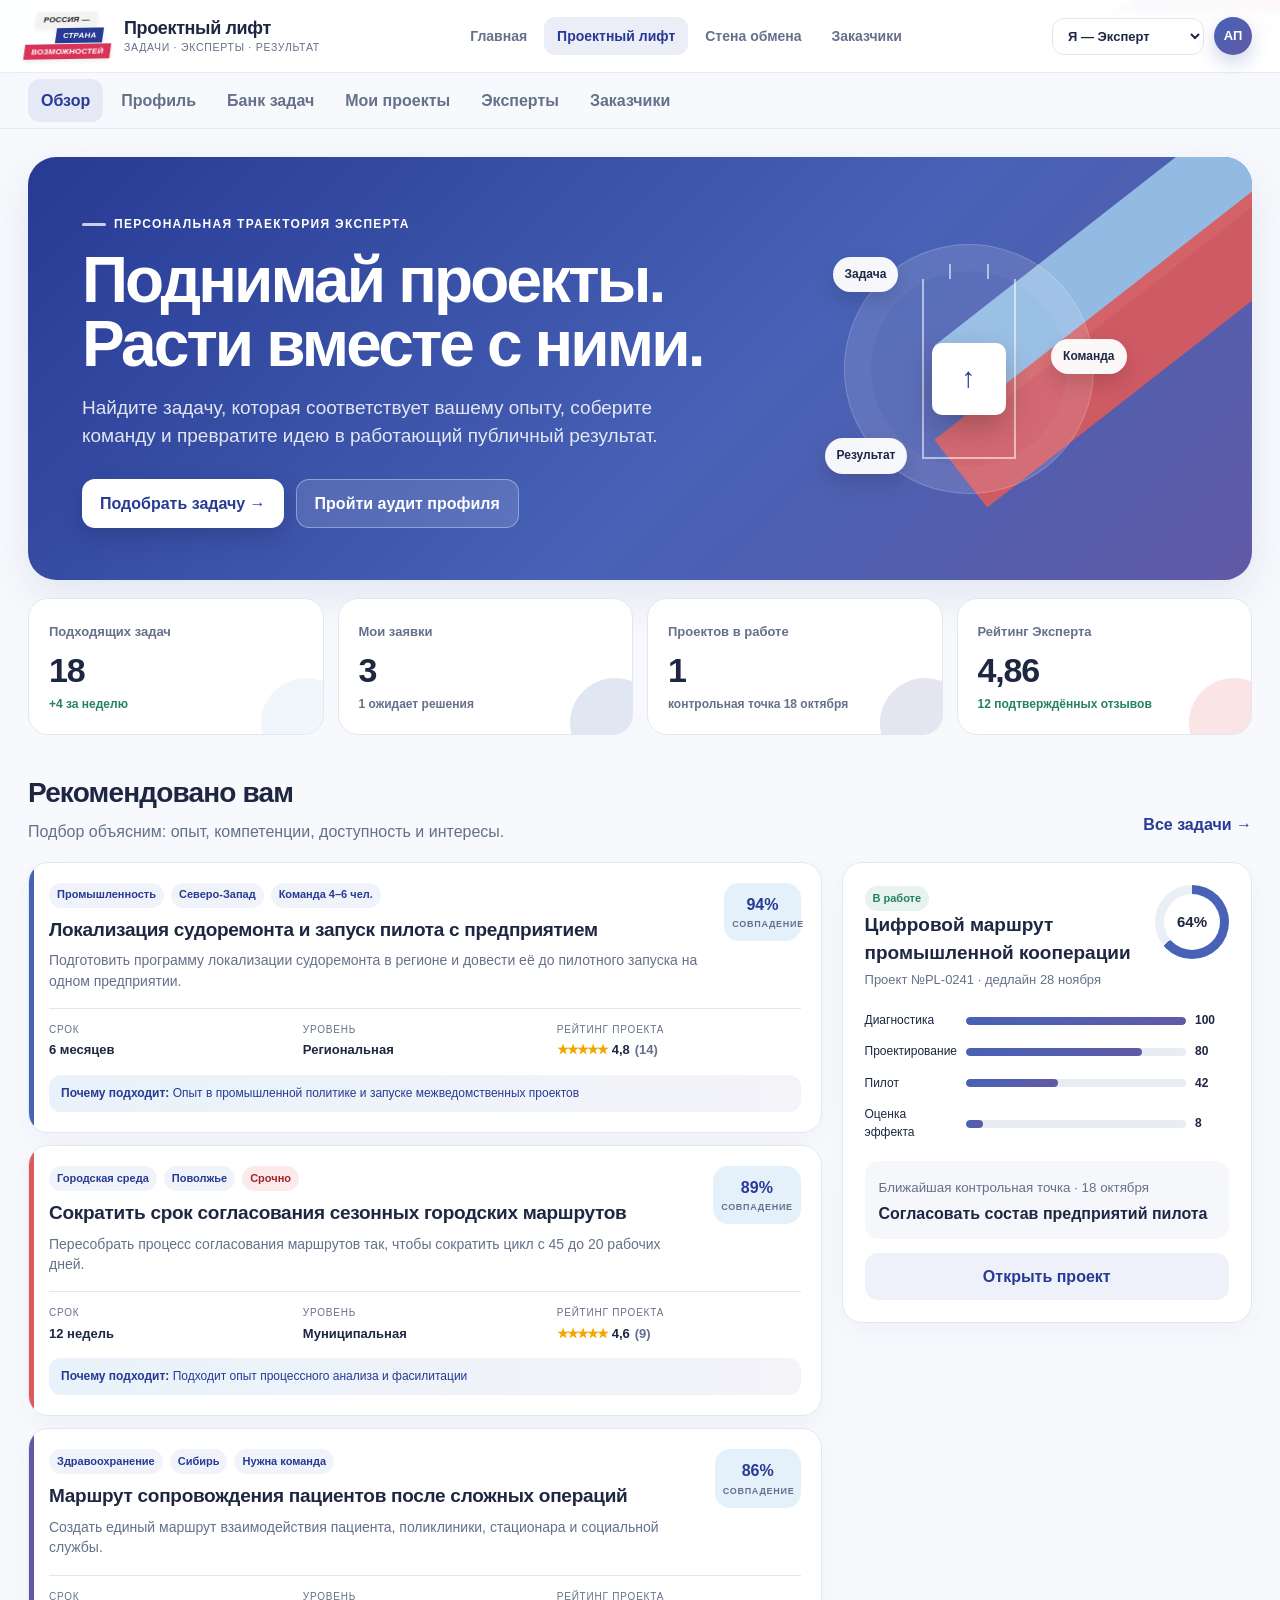
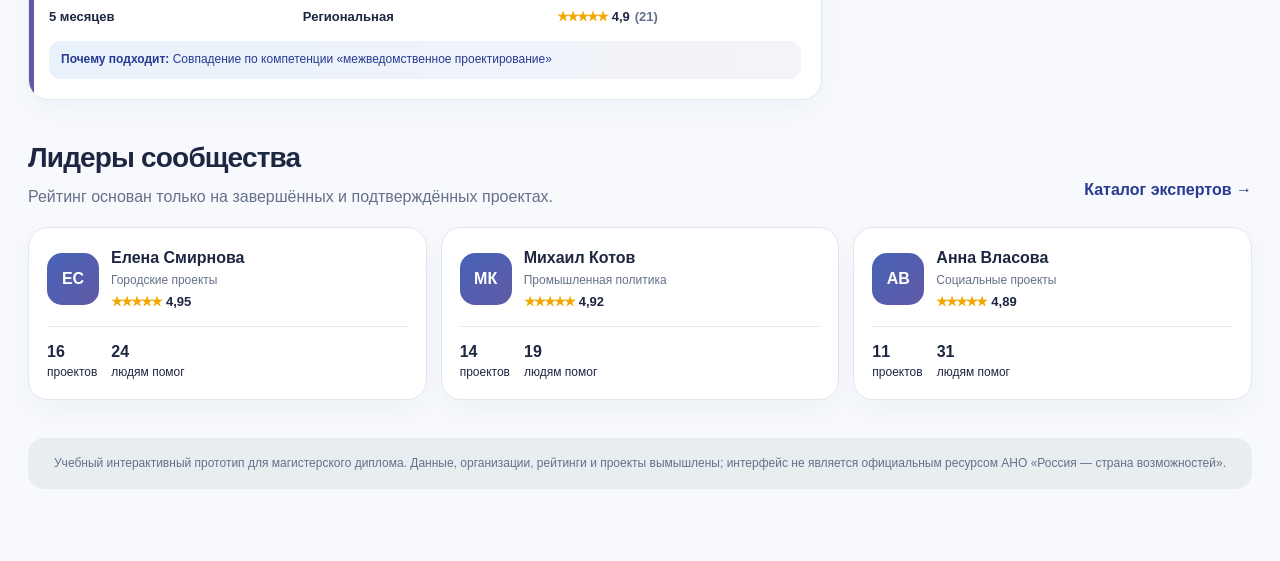
<file: proektny-lift.html>
<!doctype html>
<html lang="ru">
<head>
  <meta charset="utf-8">
  <meta name="viewport" content="width=device-width, initial-scale=1">
  <meta name="theme-color" content="#4762B6">
  <title>Проектный лифт — интерактивный прототип</title>
  <link rel="stylesheet" href="assets/site.css">
  <style>
    :root {
      --sky: #99C5E9;
      --blue: #4762B6;
      --violet: #605AA6;
      --coral: #DC5A5C;
      --red: #DB1F26;
      --deep: #273A94;
      --mist: #DDE5E8;
      --paper: #F7F9FC;
      --white: #FFFFFF;
      --ink: #1E2742;
      --muted: #65708B;
      --line: #E2E7EF;
      --green: #25835B;
      --amber: #B76B12;
      --shadow: 0 16px 44px rgba(39, 58, 148, .10);
      --radius-xl: 28px;
      --radius-lg: 20px;
      --radius-md: 14px;
      --max: 1440px;
    }

    * { box-sizing: border-box; }
    html { scroll-behavior: smooth; }
    body {
      margin: 0;
      min-width: 320px;
      color: var(--ink);
      background:
        linear-gradient(135deg, rgba(153,197,233,.20) 0, rgba(153,197,233,.20) 12%, transparent 12%) top left / 420px 420px no-repeat,
        var(--paper);
      font-family: "Proxima Nova", "Inter", "Segoe UI", Arial, sans-serif;
      font-size: 16px;
      line-height: 1.45;
    }

    button, input, select { font: inherit; }
    button { cursor: pointer; }
    a { color: inherit; }
    [hidden] { display: none !important; }

    .sr-only {
      position: absolute;
      width: 1px;
      height: 1px;
      padding: 0;
      margin: -1px;
      overflow: hidden;
      clip: rect(0,0,0,0);
      white-space: nowrap;
      border: 0;
    }

    :focus-visible {
      outline: 3px solid rgba(39, 58, 148, .35);
      outline-offset: 3px;
    }

    .top-ribbon {
      position: fixed;
      z-index: 80;
      top: 0;
      right: 0;
      width: 170px;
      height: 12px;
      background: linear-gradient(90deg, var(--blue) 0 35%, var(--violet) 35% 68%, var(--coral) 68%);
      clip-path: polygon(14% 0,100% 0,100% 100%,0 100%);
      pointer-events: none;
    }

    .app-header {
      position: sticky;
      z-index: 70;
      top: 0;
      background: rgba(255,255,255,.94);
      backdrop-filter: blur(18px);
      border-bottom: 1px solid rgba(71,98,182,.12);
    }

    .header-inner {
      max-width: var(--max);
      min-height: 78px;
      margin: 0 auto;
      padding: 12px 28px;
      display: grid;
      grid-template-columns: auto 1fr auto;
      align-items: center;
      gap: 28px;
    }

    .brand-block {
      display: flex;
      align-items: center;
      gap: 15px;
      text-decoration: none;
      min-width: 235px;
    }

    .rsv-mark {
      position: relative;
      width: 88px;
      height: 51px;
      flex: 0 0 auto;
      font-style: italic;
      font-size: 8.5px;
      line-height: 1;
      letter-spacing: .02em;
      transform: rotate(-1deg);
    }

    .rsv-mark span {
      position: absolute;
      right: 0;
      padding: 4px 8px 3px;
      transform: skew(-9deg);
      white-space: nowrap;
      box-shadow: 0 2px 5px rgba(30,39,66,.09);
    }
    .rsv-mark span > b { display: inline-block; transform: skew(9deg); font-weight: 600; }
    .rsv-mark .m1 { top: 0; right: 14px; color: #171717; background: #F3F3F4; }
    .rsv-mark .m2 { top: 17px; right: 8px; color: #fff; background: var(--deep); }
    .rsv-mark .m3 { top: 34px; color: #fff; background: #D83358; }

    .product-name {
      display: flex;
      flex-direction: column;
      line-height: 1.05;
    }
    .product-name strong { font-size: 19px; letter-spacing: -.02em; }
    .product-name small { margin-top: 5px; color: var(--muted); font-size: 11px; letter-spacing: .08em; text-transform: uppercase; }

    .main-nav {
      display: flex;
      justify-content: center;
      align-items: center;
      gap: 5px;
    }
    .nav-btn {
      border: 0;
      background: transparent;
      color: var(--muted);
      padding: 10px 13px;
      border-radius: 12px;
      font-weight: 600;
      transition: .2s ease;
    }
    .nav-btn:hover { color: var(--deep); background: rgba(71,98,182,.07); }
    .nav-btn.active { color: var(--deep); background: rgba(71,98,182,.11); }

    .header-actions {
      display: flex;
      align-items: center;
      justify-content: flex-end;
      gap: 10px;
    }
    .role-select {
      min-width: 126px;
      border: 1px solid var(--line);
      background: #fff;
      color: var(--ink);
      border-radius: 12px;
      padding: 9px 34px 9px 11px;
    }
    .icon-btn {
      width: 40px;
      height: 40px;
      border: 1px solid var(--line);
      border-radius: 50%;
      background: #fff;
      display: inline-grid;
      place-items: center;
      color: var(--deep);
      position: relative;
    }
    .icon-btn::after {
      content: "";
      position: absolute;
      top: 7px;
      right: 7px;
      width: 7px;
      height: 7px;
      border-radius: 50%;
      background: var(--red);
      border: 2px solid #fff;
    }
    .avatar {
      width: 42px;
      height: 42px;
      border-radius: 50%;
      display: grid;
      place-items: center;
      color: #fff;
      background: linear-gradient(135deg, var(--blue), var(--violet));
      font-weight: 800;
      box-shadow: 0 8px 20px rgba(71,98,182,.25);
    }

    main {
      max-width: var(--max);
      margin: 0 auto;
      padding: 28px 28px 72px;
    }

    .view { animation: viewIn .34s ease both; }
    @keyframes viewIn { from { opacity: 0; transform: translateY(6px); } to { opacity: 1; transform: none; } }

    .hero {
      position: relative;
      overflow: hidden;
      min-height: 390px;
      padding: 52px 54px;
      border-radius: var(--radius-xl);
      color: #fff;
      background: linear-gradient(135deg, var(--deep) 0%, var(--blue) 58%, var(--violet) 100%);
      box-shadow: var(--shadow);
      display: grid;
      grid-template-columns: 1.15fr .85fr;
      gap: 36px;
      align-items: center;
    }
    .hero::before,
    .hero::after {
      content: "";
      position: absolute;
      width: 460px;
      height: 86px;
      right: -120px;
      transform: rotate(-38deg);
      opacity: .9;
    }
    .hero::before { top: 38px; background: var(--sky); }
    .hero::after { top: 132px; background: var(--coral); }
    .hero-copy { position: relative; z-index: 2; max-width: 750px; }
    .eyebrow {
      display: inline-flex;
      align-items: center;
      gap: 8px;
      color: inherit;
      font-size: 12px;
      font-weight: 800;
      letter-spacing: .11em;
      text-transform: uppercase;
    }
    .eyebrow::before {
      content: "";
      width: 24px;
      height: 3px;
      background: currentColor;
      border-radius: 3px;
      opacity: .75;
    }
    .hero h1 {
      margin: 16px 0 18px;
      font-size: clamp(38px, 5vw, 68px);
      line-height: .99;
      letter-spacing: -.045em;
      max-width: 780px;
    }
    .hero p { margin: 0; max-width: 680px; color: rgba(255,255,255,.86); font-size: 19px; }
    .hero-actions { display: flex; flex-wrap: wrap; gap: 12px; margin-top: 30px; }

    .btn {
      border: 0;
      border-radius: 13px;
      padding: 12px 18px;
      font-weight: 750;
      transition: transform .18s ease, box-shadow .18s ease, background .18s ease;
      display: inline-flex;
      align-items: center;
      justify-content: center;
      gap: 9px;
      text-decoration: none;
    }
    .btn:hover { transform: translateY(-1px); }
    .btn-primary { color: var(--deep); background: #fff; box-shadow: 0 8px 24px rgba(0,0,0,.16); }
    .btn-secondary { color: #fff; background: rgba(255,255,255,.13); border: 1px solid rgba(255,255,255,.35); }
    .btn-blue { color: #fff; background: var(--deep); box-shadow: 0 8px 22px rgba(39,58,148,.2); }
    .btn-soft { color: var(--deep); background: rgba(71,98,182,.09); }
    .btn-danger { color: #fff; background: var(--red); }
    .btn-small { padding: 9px 12px; font-size: 14px; border-radius: 11px; }

    .hero-orbit {
      position: relative;
      z-index: 2;
      min-height: 270px;
      display: grid;
      place-items: center;
    }
    .lift-visual {
      position: relative;
      width: 250px;
      height: 250px;
      border-radius: 50%;
      background: rgba(255,255,255,.09);
      border: 1px solid rgba(255,255,255,.2);
      box-shadow: inset 0 0 0 26px rgba(255,255,255,.035);
    }
    .lift-shaft {
      position: absolute;
      left: 50%;
      top: 34px;
      width: 94px;
      height: 180px;
      transform: translateX(-50%);
      border: 2px solid rgba(255,255,255,.55);
      border-top: 0;
    }
    .lift-shaft::before,
    .lift-shaft::after {
      content: "";
      position: absolute;
      top: -15px;
      width: 2px;
      height: 15px;
      background: rgba(255,255,255,.55);
    }
    .lift-shaft::before { left: 25px; }
    .lift-shaft::after { right: 25px; }
    .lift-car {
      position: absolute;
      left: 50%;
      top: 98px;
      width: 74px;
      height: 72px;
      transform: translateX(-50%);
      border-radius: 10px;
      background: #fff;
      color: var(--deep);
      display: grid;
      place-items: center;
      font-weight: 900;
      font-size: 28px;
      animation: lift 5.5s ease-in-out infinite;
      box-shadow: 0 12px 30px rgba(0,0,0,.22);
    }
    @keyframes lift { 0%,100% { top: 125px; } 45%,55% { top: 60px; } }
    .orbit-chip {
      position: absolute;
      padding: 9px 12px;
      border-radius: 999px;
      background: rgba(255,255,255,.95);
      color: var(--ink);
      font-size: 12px;
      font-weight: 800;
      box-shadow: 0 9px 20px rgba(0,0,0,.13);
    }
    .orbit-chip.c1 { top: 12px; left: -12px; }
    .orbit-chip.c2 { right: -34px; top: 94px; }
    .orbit-chip.c3 { left: -20px; bottom: 19px; }

    .section-head {
      margin: 38px 0 18px;
      display: flex;
      align-items: flex-end;
      justify-content: space-between;
      gap: 20px;
    }
    .section-head h2, .page-title h1 { margin: 0; letter-spacing: -.03em; }
    .section-head h2 { font-size: 28px; }
    .section-head p, .page-title p { margin: 7px 0 0; color: var(--muted); }
    .link-btn {
      border: 0;
      background: transparent;
      color: var(--deep);
      font-weight: 750;
      padding: 7px 0;
    }

    .stats-grid {
      display: grid;
      grid-template-columns: repeat(4, minmax(0, 1fr));
      gap: 14px;
      margin-top: 18px;
    }
    .stat-card {
      background: #fff;
      border: 1px solid var(--line);
      border-radius: var(--radius-lg);
      padding: 20px;
      min-height: 128px;
      position: relative;
      overflow: hidden;
    }
    .stat-card::after {
      content: "";
      position: absolute;
      right: -28px;
      bottom: -34px;
      width: 90px;
      height: 90px;
      border-radius: 50%;
      background: var(--accent, var(--sky));
      opacity: .16;
    }
    .stat-label { color: var(--muted); font-size: 13px; font-weight: 700; }
    .stat-value { display: block; margin: 10px 0 4px; font-size: 34px; line-height: 1; font-weight: 850; letter-spacing: -.035em; }
    .stat-delta { color: var(--green); font-size: 12px; font-weight: 750; }

    .content-grid {
      display: grid;
      grid-template-columns: minmax(0, 1.45fr) minmax(300px, .75fr);
      gap: 20px;
      align-items: start;
    }

    .card {
      background: #fff;
      border: 1px solid var(--line);
      border-radius: var(--radius-lg);
      box-shadow: 0 10px 26px rgba(39,58,148,.045);
    }

    .task-list { display: grid; gap: 12px; }
    .task-card {
      position: relative;
      padding: 20px;
      overflow: hidden;
      transition: transform .18s ease, box-shadow .18s ease, border-color .18s ease;
    }
    .task-card:hover { transform: translateY(-2px); border-color: rgba(71,98,182,.34); box-shadow: var(--shadow); }
    .task-card::before {
      content: "";
      position: absolute;
      top: 0;
      left: 0;
      width: 5px;
      height: 100%;
      background: var(--task-accent, var(--blue));
    }
    .task-top { display: flex; justify-content: space-between; align-items: flex-start; gap: 16px; }
    .tag-row { display: flex; flex-wrap: wrap; gap: 7px; margin-bottom: 10px; }
    .tag {
      display: inline-flex;
      align-items: center;
      min-height: 25px;
      padding: 4px 8px;
      border-radius: 999px;
      font-size: 11px;
      font-weight: 800;
      background: rgba(71,98,182,.08);
      color: var(--deep);
    }
    .tag.green { color: var(--green); background: rgba(37,131,91,.10); }
    .tag.amber { color: var(--amber); background: rgba(183,107,18,.11); }
    .tag.red { color: #A32128; background: rgba(219,31,38,.09); }
    .tag.gray { color: var(--muted); background: #F0F3F7; }
    .task-card h3 { margin: 0; font-size: 19px; line-height: 1.25; letter-spacing: -.015em; }
    .task-card p { margin: 9px 0 0; color: var(--muted); font-size: 14px; }
    .match-score {
      min-width: 65px;
      text-align: center;
      border-radius: 15px;
      padding: 10px 8px;
      color: var(--deep);
      background: rgba(153,197,233,.25);
      font-weight: 900;
    }
    .match-score small { display: block; margin-top: 2px; font-size: 9px; text-transform: uppercase; letter-spacing: .08em; color: var(--muted); }
    .task-meta {
      display: grid;
      grid-template-columns: repeat(3, minmax(0,1fr));
      gap: 10px;
      margin-top: 17px;
      padding-top: 14px;
      border-top: 1px solid var(--line);
    }
    .meta-label { display: block; color: var(--muted); font-size: 10px; text-transform: uppercase; letter-spacing: .08em; }
    .meta-value { display: block; margin-top: 4px; font-size: 13px; font-weight: 750; }
    .rating { display: inline-flex; align-items: center; gap: 5px; font-size: 13px; font-weight: 750; }
    .rating .stars { color: #F2A700; letter-spacing: -2px; }
    .rating .count { color: var(--muted); font-weight: 600; }
    .task-reason {
      margin-top: 14px;
      padding: 10px 12px;
      border-radius: 12px;
      color: var(--deep);
      background: linear-gradient(90deg, rgba(153,197,233,.22), rgba(96,90,166,.07));
      font-size: 12px;
    }
    .task-reason strong { font-weight: 850; }
    .task-open {
      position: absolute;
      inset: 0;
      border: 0;
      background: transparent;
      color: transparent;
      z-index: 1;
    }
    .task-card a, .task-card button:not(.task-open) { position: relative; z-index: 2; }

    .progress-card { padding: 22px; }
    .progress-head { display: flex; align-items: flex-start; justify-content: space-between; gap: 12px; }
    .progress-head h3 { margin: 0; font-size: 19px; }
    .progress-head p { margin: 5px 0 0; color: var(--muted); font-size: 13px; }
    .progress-ring {
      --p: 64;
      width: 74px;
      height: 74px;
      border-radius: 50%;
      display: grid;
      place-items: center;
      background: conic-gradient(var(--blue) calc(var(--p) * 1%), #EAEFF5 0);
      flex: 0 0 auto;
      position: relative;
    }
    .progress-ring::before { content: ""; width: 56px; height: 56px; background: #fff; border-radius: 50%; }
    .progress-ring span { position: absolute; font-weight: 850; font-size: 15px; }
    .mini-timeline { margin-top: 22px; display: grid; gap: 14px; }
    .mini-row { display: grid; grid-template-columns: 92px 1fr 34px; gap: 9px; align-items: center; font-size: 12px; }
    .mini-bar { height: 8px; border-radius: 999px; background: #E9EDF3; overflow: hidden; }
    .mini-bar span { display: block; height: 100%; border-radius: inherit; background: linear-gradient(90deg, var(--blue), var(--violet)); }
    .next-step { margin-top: 20px; padding: 14px; border-radius: 14px; background: #F5F7FB; }
    .next-step small { color: var(--muted); }
    .next-step strong { display: block; margin-top: 4px; }

    .leader-grid { display: grid; grid-template-columns: repeat(3,minmax(0,1fr)); gap: 14px; }
    .person-card { padding: 18px; }
    .person-top { display: flex; gap: 12px; align-items: center; }
    .person-avatar { width: 52px; height: 52px; border-radius: 15px; display: grid; place-items: center; color: #fff; background: linear-gradient(135deg, var(--blue), var(--violet)); font-weight: 900; }
    .person-card h3 { margin: 0; font-size: 16px; }
    .person-card p { margin: 3px 0 0; color: var(--muted); font-size: 12px; }
    .person-stats { display: flex; gap: 14px; margin-top: 14px; padding-top: 13px; border-top: 1px solid var(--line); font-size: 12px; }
    .person-stats strong { display: block; font-size: 16px; }

    .page-title {
      position: relative;
      overflow: hidden;
      padding: 28px 30px;
      border-radius: var(--radius-xl);
      background: #fff;
      border: 1px solid var(--line);
    }
    .page-title::after {
      content: "";
      position: absolute;
      width: 240px;
      height: 68px;
      right: -58px;
      top: 18px;
      transform: rotate(-34deg);
      background: linear-gradient(90deg, var(--blue), var(--violet), var(--coral));
      opacity: .95;
    }
    .page-title h1 { font-size: 34px; }
    .page-title > div { position: relative; z-index: 1; max-width: 760px; }

    .filters {
      margin-top: 18px;
      padding: 16px;
      display: grid;
      grid-template-columns: minmax(250px, 1.4fr) repeat(3, minmax(150px,.55fr)) auto;
      gap: 10px;
      align-items: center;
    }
    .field {
      width: 100%;
      border: 1px solid var(--line);
      background: #fff;
      border-radius: 12px;
      min-height: 44px;
      padding: 10px 12px;
      color: var(--ink);
    }
    .search-wrap { position: relative; }
    .search-wrap .field { padding-left: 40px; }
    .search-wrap::before { content: "⌕"; position: absolute; left: 14px; top: 8px; color: var(--muted); font-size: 22px; transform: rotate(-15deg); }
    .result-count { margin: 16px 2px 12px; color: var(--muted); font-size: 13px; }
    .task-grid { display: grid; grid-template-columns: repeat(2,minmax(0,1fr)); gap: 14px; }
    .task-grid .task-card { min-height: 287px; }
    .empty-state { padding: 50px; text-align: center; color: var(--muted); }

    .project-header {
      margin-top: 18px;
      padding: 24px;
      display: grid;
      grid-template-columns: minmax(0,1.2fr) auto;
      gap: 22px;
    }
    .project-title-row { display: flex; align-items: flex-start; gap: 14px; }
    .project-icon { width: 52px; height: 52px; border-radius: 16px; display: grid; place-items: center; background: rgba(71,98,182,.11); color: var(--deep); font-size: 25px; }
    .project-header h2 { margin: 0; font-size: 25px; letter-spacing: -.025em; }
    .project-header p { margin: 6px 0 0; color: var(--muted); }
    .project-rating-grid { display: flex; gap: 10px; align-items: stretch; }
    .rating-box { min-width: 126px; padding: 12px 14px; border-radius: 14px; background: #F6F8FB; }
    .rating-box small { display: block; color: var(--muted); font-size: 10px; text-transform: uppercase; letter-spacing: .07em; }
    .rating-box strong { display: block; margin-top: 5px; font-size: 18px; }

    .project-layout { margin-top: 18px; display: grid; grid-template-columns: minmax(0,1fr) 310px; gap: 18px; }
    .workspace { padding: 18px; min-height: 540px; }
    .workspace-toolbar { display: flex; justify-content: space-between; gap: 15px; align-items: center; margin-bottom: 18px; }
    .segmented { display: inline-flex; padding: 4px; gap: 3px; border-radius: 12px; background: #EEF2F7; }
    .segmented button { border: 0; background: transparent; color: var(--muted); padding: 8px 12px; border-radius: 9px; font-weight: 750; }
    .segmented button.active { background: #fff; color: var(--deep); box-shadow: 0 3px 10px rgba(39,58,148,.10); }

    .kanban { display: grid; grid-template-columns: repeat(4,minmax(190px,1fr)); gap: 11px; overflow-x: auto; padding-bottom: 8px; }
    .kanban-column { min-width: 190px; padding: 11px; border-radius: 14px; background: #F4F6F9; border: 1px solid transparent; transition: .15s; }
    .kanban-column.drag-over { border-color: var(--blue); background: rgba(153,197,233,.16); }
    .kanban-head { display: flex; align-items: center; justify-content: space-between; gap: 8px; margin-bottom: 11px; font-size: 12px; font-weight: 850; text-transform: uppercase; letter-spacing: .05em; }
    .kanban-count { min-width: 23px; height: 23px; padding: 0 6px; border-radius: 999px; display: grid; place-items: center; background: #fff; color: var(--muted); }
    .kanban-cards { min-height: 390px; display: grid; align-content: start; gap: 9px; }
    .kanban-card { padding: 12px; border-radius: 12px; background: #fff; border: 1px solid var(--line); box-shadow: 0 7px 16px rgba(39,58,148,.055); cursor: grab; }
    .kanban-card:active { cursor: grabbing; }
    .kanban-card h4 { margin: 7px 0 9px; font-size: 13px; line-height: 1.32; }
    .kanban-card footer { display: flex; align-items: center; justify-content: space-between; gap: 8px; color: var(--muted); font-size: 10px; }
    .tiny-avatar { width: 25px; height: 25px; border-radius: 50%; display: grid; place-items: center; background: var(--deep); color: #fff; font-size: 9px; font-weight: 800; }

    .gantt-wrap { overflow-x: auto; }
    .gantt { min-width: 900px; display: grid; grid-template-columns: 210px repeat(12, minmax(45px,1fr)); border: 1px solid var(--line); border-radius: 14px; overflow: hidden; }
    .gantt > div { min-height: 46px; border-right: 1px solid var(--line); border-bottom: 1px solid var(--line); display: flex; align-items: center; padding: 6px; font-size: 11px; }
    .gantt .g-head { justify-content: center; color: var(--muted); background: #F5F7FA; font-weight: 750; }
    .gantt .g-name { padding: 9px 12px; font-weight: 700; background: #fff; }
    .gantt .g-cell { position: relative; padding: 0; background: repeating-linear-gradient(90deg, transparent, transparent calc(100% - 1px), rgba(226,231,239,.8) calc(100% - 1px), rgba(226,231,239,.8) 100%); }
    .g-bar { position: absolute; z-index: 2; height: 20px; top: 13px; border-radius: 7px; color: #fff; display: flex; align-items: center; padding: 0 7px; white-space: nowrap; font-size: 9px; font-weight: 800; box-shadow: 0 4px 10px rgba(39,58,148,.16); }
    .g-bar.blue { background: var(--blue); }
    .g-bar.violet { background: var(--violet); }
    .g-bar.coral { background: var(--coral); }
    .g-bar.green { background: var(--green); }

    .side-panel { display: grid; gap: 14px; }
    .side-card { padding: 18px; }
    .side-card h3 { margin: 0 0 13px; font-size: 16px; }
    .milestone { display: grid; grid-template-columns: 24px 1fr; gap: 10px; padding: 10px 0; border-top: 1px solid var(--line); }
    .milestone:first-of-type { border-top: 0; }
    .milestone-dot { width: 22px; height: 22px; border-radius: 50%; display: grid; place-items: center; background: rgba(37,131,91,.12); color: var(--green); font-size: 12px; font-weight: 900; }
    .milestone.pending .milestone-dot { background: rgba(183,107,18,.11); color: var(--amber); }
    .milestone strong { display: block; font-size: 13px; }
    .milestone small { color: var(--muted); }
    .risk { padding: 12px; border-radius: 12px; background: rgba(220,90,92,.09); color: #823A3C; font-size: 12px; }
    .risk strong { display: block; margin-bottom: 4px; }

    .profile-hero {
      margin-top: 18px;
      padding: 26px;
      display: grid;
      grid-template-columns: auto minmax(0,1fr) auto;
      gap: 22px;
      align-items: center;
    }
    .profile-avatar { width: 96px; height: 96px; border-radius: 26px; display: grid; place-items: center; color: #fff; background: linear-gradient(135deg,var(--blue),var(--violet)); font-size: 30px; font-weight: 900; box-shadow: 0 18px 35px rgba(71,98,182,.24); }
    .profile-copy h2 { margin: 0; font-size: 27px; }
    .profile-copy p { margin: 6px 0 12px; color: var(--muted); }
    .skill-row { display: flex; flex-wrap: wrap; gap: 7px; }
    .profile-score { min-width: 220px; padding: 18px; border-radius: 18px; background: linear-gradient(135deg, rgba(153,197,233,.28), rgba(96,90,166,.09)); }
    .profile-score small { color: var(--muted); text-transform: uppercase; letter-spacing: .07em; }
    .profile-score strong { display: block; margin: 7px 0 5px; font-size: 30px; }

    .profile-layout { margin-top: 18px; display: grid; grid-template-columns: minmax(0,1.35fr) minmax(300px,.65fr); gap: 18px; align-items: start; }
    .activity-card { padding: 22px; overflow: hidden; }
    .activity-head { display: flex; justify-content: space-between; align-items: flex-start; gap: 15px; }
    .activity-head h3 { margin: 0; }
    .activity-head p { margin: 5px 0 0; color: var(--muted); font-size: 12px; }
    .heat-scroll { overflow-x: auto; padding-bottom: 8px; }
    .heatmap {
      margin-top: 20px;
      display: grid;
      grid-template-rows: repeat(7, 12px);
      grid-auto-flow: column;
      grid-auto-columns: 12px;
      gap: 4px;
      width: max-content;
      min-width: 100%;
    }
    .heat-cell { width: 12px; height: 12px; border-radius: 3px; background: #EDF1F5; }
    .heat-cell.l1 { background: rgba(153,197,233,.72); }
    .heat-cell.l2 { background: rgba(71,98,182,.58); }
    .heat-cell.l3 { background: rgba(71,98,182,.88); }
    .heat-cell.l4 { background: var(--deep); }
    .heat-legend { display: flex; justify-content: flex-end; align-items: center; gap: 5px; margin-top: 10px; color: var(--muted); font-size: 10px; }
    .legend-cell { width: 11px; height: 11px; border-radius: 3px; }
    .activity-stats { display: grid; grid-template-columns: repeat(4,1fr); gap: 10px; margin-top: 20px; }
    .activity-stat { padding: 13px; border-radius: 13px; background: #F6F8FB; }
    .activity-stat strong { display: block; font-size: 22px; }
    .activity-stat span { color: var(--muted); font-size: 11px; }

    .audit-card { padding: 20px; }
    .audit-card h3 { margin: 0; }
    .audit-card > p { color: var(--muted); font-size: 12px; }
    .audit-row { margin-top: 14px; }
    .audit-line { display: flex; justify-content: space-between; gap: 12px; margin-bottom: 6px; font-size: 12px; }
    .audit-track { height: 8px; background: #EAEFF4; border-radius: 999px; overflow: hidden; }
    .audit-track span { display: block; height: 100%; border-radius: inherit; background: linear-gradient(90deg,var(--blue),var(--violet)); }
    .development-note { margin-top: 18px; padding: 13px; border-radius: 13px; background: rgba(183,107,18,.09); color: #74480D; font-size: 12px; }

    .directory-grid { display: grid; grid-template-columns: repeat(3,minmax(0,1fr)); gap: 14px; }
    .directory-card { padding: 18px; }
    .directory-card .person-avatar { width: 58px; height: 58px; }
    .availability { display: inline-flex; align-items: center; gap: 6px; margin-top: 10px; color: var(--green); font-size: 11px; font-weight: 750; }
    .availability::before { content: ""; width: 7px; height: 7px; border-radius: 50%; background: currentColor; }

    .drawer-backdrop {
      position: fixed;
      z-index: 90;
      inset: 0;
      overflow-y: auto;
      background: rgba(17,26,52,.42);
      backdrop-filter: blur(4px);
      opacity: 0;
      pointer-events: none;
      transition: .25s ease;
    }
    .drawer-backdrop.open { opacity: 1; pointer-events: auto; }
    .drawer {
      position: absolute;
      top: 0;
      right: 0;
      width: min(720px, 100%);
      min-height: 100%;
      background: #fff;
      transform: translateX(100%);
      transition: .28s ease;
      box-shadow: -24px 0 60px rgba(17,26,52,.18);
    }
    .drawer-backdrop.open .drawer { transform: none; }
    .drawer-head { position: sticky; top: 0; z-index: 3; display: flex; justify-content: space-between; gap: 20px; align-items: flex-start; padding: 23px 26px; background: rgba(255,255,255,.96); backdrop-filter: blur(16px); border-bottom: 1px solid var(--line); }
    .drawer-head h2 { margin: 7px 0 0; font-size: 25px; line-height: 1.15; }
    .close-btn { width: 40px; height: 40px; border: 1px solid var(--line); background: #fff; border-radius: 50%; font-size: 22px; }
    .drawer-body { padding: 24px 26px 110px; }
    .detail-summary { color: var(--muted); font-size: 15px; }
    .detail-grid { display: grid; grid-template-columns: repeat(2,minmax(0,1fr)); gap: 11px; margin: 20px 0; }
    .detail-box { padding: 14px; border-radius: 14px; background: #F5F7FA; }
    .detail-box small { display: block; color: var(--muted); text-transform: uppercase; letter-spacing: .07em; font-size: 10px; }
    .detail-box strong { display: block; margin-top: 5px; }
    .likert-block { margin-top: 18px; }
    .likert-block h4 { margin: 0 0 4px; font-size: 15px; }
    .likert-block > p { margin: 0 0 12px; color: var(--muted); font-size: 12px; }
    .likert-row { display: grid; grid-template-columns: 1fr auto; align-items: center; gap: 14px; padding: 10px 0; border-top: 1px solid var(--line); }
    .likert-row:first-of-type { border-top: 0; }
    .likert-row span { font-size: 13px; }
    .likert-scale { display: flex; align-items: center; gap: 6px; }
    .likert-scale small { color: var(--muted); font-size: 10px; }
    .likert-scale label { display: inline-flex; flex-direction: column; align-items: center; gap: 2px; font-size: 10px; color: var(--muted); cursor: pointer; }
    .mc-group { display: grid; gap: 8px; margin-top: 6px; }
    .question-list { display: grid; gap: 10px; }
    .question { padding: 15px; border: 1px solid var(--line); border-radius: 14px; }
    .question b { display: block; margin-bottom: 5px; color: var(--deep); font-size: 12px; }
    .question p { margin: 0; font-size: 14px; }
    .form-grid { display: grid; grid-template-columns: 1fr 1fr; gap: 13px; }
    .form-group { display: grid; gap: 6px; }
    .form-group.full { grid-column: 1 / -1; }
    .form-group label { font-size: 12px; font-weight: 850; }
    .radio-grid { display: grid; grid-template-columns: repeat(3,1fr); gap: 8px; }
    .radio { display: flex; align-items: center; gap: 8px; padding: 11px; border: 1px solid var(--line); border-radius: 12px; background: #fff; text-align: left; font-size: 13px; cursor: pointer; }
    .radio input { flex: 0 0 auto; }
    @media (max-width: 620px) { .form-grid, .radio-grid { grid-template-columns: 1fr; } .form-group.full { grid-column: auto; } }
    .maturity { display: grid; grid-template-columns: repeat(2,minmax(0,1fr)); gap: 9px; margin-top: 12px; }
    .check { display: flex; align-items: center; gap: 9px; padding: 10px; border-radius: 12px; background: rgba(37,131,91,.08); color: var(--green); font-size: 12px; font-weight: 750; }
    .check::before { content: "✓"; width: 20px; height: 20px; border-radius: 50%; display: grid; place-items: center; color: #fff; background: var(--green); }
    .customer-box { margin-top: 12px; padding: 15px; display: flex; align-items: center; justify-content: space-between; gap: 12px; border-radius: 14px; background: linear-gradient(135deg, rgba(153,197,233,.19), rgba(96,90,166,.06)); }
    .drawer-footer { position: sticky; bottom: 0; z-index: 4; width: 100%; padding: 15px 26px; display: flex; justify-content: space-between; align-items: center; gap: 14px; border-top: 1px solid var(--line); background: rgba(255,255,255,.97); backdrop-filter: blur(14px); }

    .rating-modal {
      position: fixed;
      z-index: 110;
      inset: 0;
      background: rgba(17,26,52,.48);
      display: grid;
      place-items: center;
      padding: 22px;
      opacity: 0;
      pointer-events: none;
      transition: .2s;
    }
    .rating-modal.open { opacity: 1; pointer-events: auto; }
    .rating-sheet { width: min(520px,100%); padding: 24px; border-radius: 24px; background: #fff; box-shadow: 0 30px 80px rgba(17,26,52,.25); transform: translateY(12px) scale(.98); transition: .2s; }
    .rating-modal.open .rating-sheet { transform: none; }
    .rating-sheet h2 { margin: 0; }
    .rating-sheet > p { color: var(--muted); }
    .rating-line { display: grid; grid-template-columns: 1fr auto; align-items: center; gap: 12px; padding: 13px 0; border-top: 1px solid var(--line); }
    .rating-line:first-of-type { margin-top: 14px; }
    .star-picker { display: flex; gap: 4px; }
    .star-picker button { border: 0; background: transparent; color: #CFD5DF; font-size: 27px; padding: 0; }
    .star-picker button.active { color: #F2A700; }
    .rating-actions { display: flex; justify-content: flex-end; gap: 10px; margin-top: 18px; }

    .toast {
      position: fixed;
      z-index: 130;
      left: 50%;
      bottom: 24px;
      transform: translate(-50%, 20px);
      opacity: 0;
      pointer-events: none;
      padding: 12px 16px;
      border-radius: 13px;
      background: var(--ink);
      color: #fff;
      box-shadow: 0 14px 35px rgba(17,26,52,.25);
      transition: .22s;
      font-size: 14px;
    }
    .toast.show { opacity: 1; transform: translate(-50%,0); }

    .prototype-note {
      margin-top: 38px;
      padding: 17px 20px;
      border-radius: 16px;
      background: rgba(221,229,232,.55);
      color: var(--muted);
      font-size: 12px;
      text-align: center;
    }


    .stat-delta.warn { color: #A32128; }
    .stat-delta.neutral { color: var(--muted); }
    .dashboard-item-actions {
      position: relative;
      z-index: 3;
      display: flex;
      flex-wrap: wrap;
      gap: 8px;
      margin-top: 14px;
    }
    .candidate-card .person-top { align-items: flex-start; }
    .candidate-card .candidate-copy { min-width: 0; }
    .candidate-card .candidate-copy h3 { margin: 0; }
    .candidate-card .candidate-copy p { margin-top: 3px; }
    .candidate-card .person-avatar { flex: 0 0 auto; }
    .queue-card .match-score { min-width: 72px; }
    .queue-card .task-reason { background: linear-gradient(90deg, rgba(220,90,92,.11), rgba(96,90,166,.06)); }
    .portfolio-list { display: grid; gap: 10px; margin-top: 18px; }
    .portfolio-row {
      display: flex;
      justify-content: space-between;
      gap: 12px;
      padding: 11px 12px;
      border-radius: 12px;
      background: #F5F7FB;
      font-size: 12px;
    }
    .portfolio-row span { color: var(--muted); }
    .portfolio-row strong { text-align: right; }
    .project-summary-card h3, .milestone-card h3 { margin: 0; font-size: 16px; line-height: 1.3; }
    .project-summary-card p, .milestone-card p { margin: 6px 0 0; color: var(--muted); font-size: 12px; }
    .project-summary-card .mini-bar { margin-top: 15px; }
    .project-summary-card .person-stats, .milestone-card .person-stats { justify-content: space-between; }
    .milestone-card { position: relative; overflow: hidden; }
    .milestone-card::before {
      content: "";
      position: absolute;
      top: 0;
      left: 0;
      width: 5px;
      height: 100%;
      background: var(--task-accent, var(--blue));
    }
    .role-context {
      display: inline-flex;
      align-items: center;
      gap: 6px;
      margin-bottom: 9px;
      color: rgba(255,255,255,.82);
      font-size: 12px;
      font-weight: 750;
      letter-spacing: .04em;
      text-transform: uppercase;
    }
    .role-context::before { content: ""; width: 7px; height: 7px; border-radius: 50%; background: var(--sky); }

    @media (max-width: 1180px) {
      .header-inner { grid-template-columns: auto auto; }
      .main-nav { grid-column: 1 / -1; grid-row: 2; order: 3; overflow-x: auto; justify-content: flex-start; padding-top: 4px; }
      .hero { grid-template-columns: 1fr .55fr; }
      .project-header { grid-template-columns: 1fr; }
      .project-rating-grid { flex-wrap: wrap; }
      .kanban { grid-template-columns: repeat(4, 240px); }
      .filters { grid-template-columns: repeat(2, minmax(0,1fr)); }
      .search-wrap { grid-column: 1 / -1; }
      .filters .btn { width: 100%; }
    }

    @media (max-width: 900px) {
      .header-inner { padding: 10px 18px; gap: 14px; }
      .header-actions .role-select { min-width: 118px; max-width: 150px; }
      main { padding: 20px 18px 55px; }
      .hero { grid-template-columns: 1fr; padding: 38px 30px; }
      .hero-orbit { display: none; }
      .stats-grid { grid-template-columns: repeat(2,1fr); }
      .content-grid, .project-layout, .profile-layout { grid-template-columns: 1fr; }
      .leader-grid, .directory-grid { grid-template-columns: repeat(2,1fr); }
      .task-grid { grid-template-columns: 1fr; }
      .profile-hero { grid-template-columns: auto 1fr; }
      .profile-score { grid-column: 1 / -1; }
      .project-layout { gap: 14px; }
    }

    @media (max-width: 620px) {
      .brand-block { min-width: auto; }
      .product-name small { display: none; }
      .product-name strong { font-size: 16px; }
      .rsv-mark { width: 76px; transform: scale(.88) rotate(-1deg); transform-origin: left center; margin-right: -8px; }
      .header-actions .icon-btn { display: none; }
      .role-select { min-width: 106px; max-width: 118px; padding: 8px 28px 8px 9px; font-size: 12px; }
      .header-inner { grid-template-columns: 1fr auto; }
      .main-nav { gap: 2px; }
      .nav-btn { padding: 9px 10px; font-size: 13px; }
      .hero { min-height: 0; padding: 32px 23px; border-radius: 22px; }
      .hero h1 { font-size: 40px; }
      .hero p { font-size: 16px; }
      .hero-actions .btn { width: 100%; }
      .stats-grid { grid-template-columns: 1fr 1fr; gap: 9px; }
      .stat-card { padding: 16px; min-height: 110px; }
      .stat-value { font-size: 28px; }
      .section-head { align-items: flex-start; }
      .section-head h2 { font-size: 24px; }
      .task-meta { grid-template-columns: 1fr 1fr; }
      .task-meta > div:last-child { grid-column: 1 / -1; }
      .leader-grid, .directory-grid { grid-template-columns: 1fr; }
      .page-title { padding: 24px 20px; }
      .page-title::after { opacity: .25; }
      .filters { grid-template-columns: 1fr; }
      .search-wrap { grid-column: auto; }
      .project-header { padding: 18px; }
      .project-rating-grid { display: grid; grid-template-columns: repeat(3,1fr); }
      .rating-box { min-width: 0; padding: 10px; }
      .rating-box strong { font-size: 15px; }
      .profile-hero { grid-template-columns: 1fr; text-align: center; }
      .profile-avatar { margin: 0 auto; }
      .skill-row { justify-content: center; }
      .activity-stats { grid-template-columns: repeat(2,1fr); }
      .detail-grid, .maturity { grid-template-columns: 1fr; }
      .drawer-head, .drawer-body { padding-left: 18px; padding-right: 18px; }
      .drawer-footer { padding: 12px 18px; }
      .drawer-footer .rating { display: none; }
      .drawer-footer .btn { flex: 1; }
    }
  </style>
</head>
<body>
  <div class="top-ribbon" aria-hidden="true"></div>
  <header class="site-topbar">
    <div class="site-topbar-inner">
      <a class="site-brand" href="index.html" aria-label="Проектный лифт, на главную">
        <span class="rsv-mark" aria-label="Россия — страна возможностей">
          <span class="m1"><b>РОССИЯ —</b></span>
          <span class="m2"><b>СТРАНА</b></span>
          <span class="m3"><b>ВОЗМОЖНОСТЕЙ</b></span>
        </span>
        <span class="site-product"><strong>Проектный лифт</strong><small>задачи · эксперты · результат</small></span>
      </a>
      <nav class="site-nav" aria-label="Разделы сайта">
        <a href="index.html" data-site-link="index">Главная</a>
        <a href="proektny-lift.html" data-site-link="proektny-lift">Проектный лифт</a>
        <a href="stena-obmena.html" data-site-link="stena-obmena">Стена обмена</a>
        <a href="zakazchik.html" data-site-link="zakazchik">Заказчики</a>
      </nav>
      <div class="site-actions">
        <label class="sr-only" for="globalRoleSelect">Роль</label>
        <select class="role-select" id="globalRoleSelect">
          <option value="expert">Я — Эксперт</option>
          <option value="customer">Я — Заказчик</option>
          <option value="curator">Я — Куратор</option>
        </select>
        <div class="site-avatar" title="Открыть профиль — Алексей Петров" data-view="profile" role="button" tabindex="0" style="cursor:pointer">АП</div>
      </div>
    </div>
  </header>
  <div class="site-subbar">
    <div class="site-subbar-inner">
      <nav class="main-nav" aria-label="Основная навигация">
        <button class="nav-btn active" data-view="dashboard">Обзор</button>
        <button class="nav-btn" data-view="profile">Профиль</button>
        <button class="nav-btn" data-view="tasks">Банк задач</button>
        <button class="nav-btn" data-view="projects">Проекты</button>
        <button class="nav-btn" data-view="experts">Эксперты</button>
        <button class="nav-btn" data-view="customers">Заказчики</button>
      </nav>
    </div>
  </div>

  <main>
    <section class="view" id="view-dashboard">
      <div class="hero">
        <div class="hero-copy">
          <span class="eyebrow" id="heroEyebrow">от государственной задачи к измеримому результату</span>
          <h1 id="heroTitle">Поднимай проекты. Расти вместе с ними.</h1>
          <p id="heroRoleText">Найдите задачу, которая соответствует вашему опыту, соберите команду и превратите идею в работающий публичный результат.</p>
          <div class="hero-actions">
            <button class="btn btn-primary" id="primaryHeroAction" data-go="tasks">Подобрать задачу <span aria-hidden="true">→</span></button>
            <button class="btn btn-secondary" id="secondaryHeroAction" data-demo="audit">Пройти аудит профиля</button>
          </div>
        </div>
        <div class="hero-orbit" aria-hidden="true">
          <div class="lift-visual">
            <div class="lift-shaft"></div>
            <div class="lift-car">↑</div>
            <div class="orbit-chip c1">Задача</div>
            <div class="orbit-chip c2">Команда</div>
            <div class="orbit-chip c3">Результат</div>
          </div>
        </div>
      </div>

      <div class="stats-grid" id="dashboardStats" aria-label="Показатели для выбранной роли">
        <article class="stat-card" style="--accent:var(--sky)"><span class="stat-label">Задач в банке</span><strong class="stat-value">286</strong><span class="stat-delta">+18 за месяц</span></article>
        <article class="stat-card" style="--accent:var(--blue)"><span class="stat-label">Сейчас в работе</span><strong class="stat-value">74</strong><span class="stat-delta">82% без просрочек</span></article>
        <article class="stat-card" style="--accent:var(--violet)"><span class="stat-label">Задач решено</span><strong class="stat-value">419</strong><span class="stat-delta">127 подтверждено эффектом</span></article>
        <article class="stat-card" style="--accent:var(--coral)"><span class="stat-label">Экспертов</span><strong class="stat-value">3 842</strong><span class="stat-delta">636 готовы к проекту</span></article>
      </div>

      <div class="section-head" id="dashboardPrimaryHead">
        <div><h2 id="dashboardPrimaryTitle">Рекомендовано вам</h2><p id="dashboardPrimaryText">Подбор объясним: опыт, компетенции, доступность и интересы.</p></div>
        <button class="link-btn" id="dashboardPrimaryLink" data-go="tasks">Все задачи →</button>
      </div>

      <div class="content-grid" id="dashboardPrimaryGrid">
        <div class="task-list" id="recommendedTasks"></div>
        <aside class="card progress-card" id="dashboardSidebar">
          <div class="progress-head">
            <div><span class="tag green">В работе</span><h3>Цифровой маршрут промышленной кооперации</h3><p>Проект №PL-0241 · дедлайн 28 ноября</p></div>
            <div class="progress-ring" style="--p:64"><span>64%</span></div>
          </div>
          <div class="mini-timeline">
            <div class="mini-row"><span>Диагностика</span><div class="mini-bar"><span style="width:100%"></span></div><b>100</b></div>
            <div class="mini-row"><span>Проектирование</span><div class="mini-bar"><span style="width:80%"></span></div><b>80</b></div>
            <div class="mini-row"><span>Пилот</span><div class="mini-bar"><span style="width:42%"></span></div><b>42</b></div>
            <div class="mini-row"><span>Оценка эффекта</span><div class="mini-bar"><span style="width:8%"></span></div><b>8</b></div>
          </div>
          <div class="next-step"><small>Ближайшая контрольная точка · 18 октября</small><strong>Согласовать состав предприятий пилота</strong></div>
          <button class="btn btn-soft" style="width:100%;margin-top:14px" data-go="projects">Открыть проект</button>
        </aside>
      </div>

      <div class="section-head" id="dashboardSecondaryHead">
        <div><h2 id="dashboardSecondaryTitle">Лидеры сообщества</h2><p id="dashboardSecondaryText">Рейтинг основан только на завершённых и подтверждённых проектах.</p></div>
        <button class="link-btn" id="dashboardSecondaryLink" data-go="experts">Каталог экспертов →</button>
      </div>
      <div class="leader-grid" id="leaderGrid"></div>
    </section>

    <section class="view" id="view-tasks" hidden>
      <div class="page-title"><div><span class="eyebrow" id="tasksEyebrow" style="color:var(--blue)">банк задач</span><h1 id="tasksTitle">Задачи, готовые к работе</h1><p id="tasksSubtitle">Каждая карточка содержит источник, ожидаемый результат, ресурсы, KPI и четыре проверки зрелости.</p></div></div>
      <div class="card filters" aria-label="Фильтры банка задач">
        <div class="search-wrap"><label class="sr-only" for="taskSearch">Поиск</label><input class="field" id="taskSearch" type="search" placeholder="Поиск по задаче, компетенции или документу"></div>
        <select class="field" id="sectorFilter" aria-label="Отрасль"><option value="all">Все отрасли</option><option value="industry">Промышленность</option><option value="city">Городская среда</option><option value="health">Здравоохранение</option><option value="education">Образование</option><option value="ecology">Экология</option></select>
        <select class="field" id="regionFilter" aria-label="Регион"><option value="all">Все регионы</option><option value="federal">Федеральный уровень</option><option value="northwest">Северо-Запад</option><option value="volga">Поволжье</option><option value="siberia">Сибирь</option><option value="south">Юг</option></select>
        <select class="field" id="statusFilter" aria-label="Статус"><option value="all">Все статусы</option><option value="planned">Открыта</option><option value="urgent">Срочная</option><option value="team">Нужна команда</option></select>
        <button class="btn btn-soft btn-small" id="resetFilters">Сбросить</button>
      </div>
      <div class="result-count" id="taskResultCount" aria-live="polite"></div>
      <div class="task-grid" id="taskGrid"></div>
      <div class="card empty-state" id="taskEmpty" hidden><strong>Ничего не найдено</strong><p>Измените запрос или сбросьте фильтры.</p></div>
    </section>

    <section class="view" id="view-projects" hidden>
      <div class="page-title"><div><span class="eyebrow" id="projectsEyebrow" style="color:var(--blue)">рабочее пространство</span><h1 id="projectsTitle">Ход проекта</h1><p id="projectsSubtitle">Канбан — для ежедневной работы, диаграмма Ганта — для сроков, зависимостей и контрольных точек.</p></div></div>
      <div class="card project-header">
        <div class="project-title-row">
          <div class="project-icon">↗</div>
          <div><div class="tag-row"><span class="tag green">В работе</span><span class="tag gray">PL-0241</span><span class="tag amber">Риск: средний</span></div><h2>Цифровой маршрут промышленной кооперации</h2><p>Заказчик: Министерство промышленности региона · Куратор: Мария Соколова</p></div>
        </div>
        <div class="project-rating-grid">
          <div class="rating-box"><small>Проект</small><strong>★ 4,7</strong></div>
          <div class="rating-box"><small>Заказчик</small><strong>★ 4,8</strong></div>
          <div class="rating-box"><small>Команда</small><strong>★ 4,9</strong></div>
        </div>
      </div>

      <div class="project-layout">
        <div class="card workspace">
          <div class="workspace-toolbar">
            <div class="segmented" role="tablist" aria-label="Представление проекта">
              <button class="active" role="tab" aria-selected="true" data-workspace="kanban">Канбан</button>
              <button role="tab" aria-selected="false" data-workspace="gantt">Гант</button>
            </div>
            <button class="btn btn-blue btn-small" data-demo="newTask">+ Добавить работу</button>
          </div>

          <div id="workspace-kanban">
            <p class="sr-only">Карточки можно перетаскивать между колонками.</p>
            <div class="kanban" id="kanbanBoard">
              <section class="kanban-column" data-column="plan"><header class="kanban-head"><span>Запланировано</span><span class="kanban-count">3</span></header><div class="kanban-cards">
                <article class="kanban-card" draggable="true"><span class="tag gray">Аналитика</span><h4>Согласовать методику отбора предприятий</h4><footer><span>до 20 окт.</span><span class="tiny-avatar">ЕК</span></footer></article>
                <article class="kanban-card" draggable="true"><span class="tag gray">Данные</span><h4>Подготовить перечень доступных реестров</h4><footer><span>до 22 окт.</span><span class="tiny-avatar">АИ</span></footer></article>
                <article class="kanban-card" draggable="true"><span class="tag gray">Право</span><h4>Проверить условия обмена сведениями</h4><footer><span>до 24 окт.</span><span class="tiny-avatar">ОС</span></footer></article>
              </div></section>
              <section class="kanban-column" data-column="doing"><header class="kanban-head"><span>В работе</span><span class="kanban-count">3</span></header><div class="kanban-cards">
                <article class="kanban-card" draggable="true"><span class="tag amber">Приоритет</span><h4>Интервью с пятью промышленными предприятиями</h4><footer><span>4/5 готово</span><span class="tiny-avatar">АП</span></footer></article>
                <article class="kanban-card" draggable="true"><span class="tag gray">UX</span><h4>Прототип маршрута кооперации</h4><footer><span>до 18 окт.</span><span class="tiny-avatar">НК</span></footer></article>
                <article class="kanban-card" draggable="true"><span class="tag gray">KPI</span><h4>Расчёт базовых значений показателей</h4><footer><span>до 19 окт.</span><span class="tiny-avatar">МЛ</span></footer></article>
              </div></section>
              <section class="kanban-column" data-column="review"><header class="kanban-head"><span>На проверке</span><span class="kanban-count">2</span></header><div class="kanban-cards">
                <article class="kanban-card" draggable="true"><span class="tag green">Результат</span><h4>Карта заинтересованных сторон</h4><footer><span>заказчик</span><span class="tiny-avatar">АП</span></footer></article>
                <article class="kanban-card" draggable="true"><span class="tag green">Результат</span><h4>Отчёт по барьерам кооперации</h4><footer><span>куратор</span><span class="tiny-avatar">ЕК</span></footer></article>
              </div></section>
              <section class="kanban-column" data-column="done"><header class="kanban-head"><span>Готово</span><span class="kanban-count">3</span></header><div class="kanban-cards">
                <article class="kanban-card" draggable="true"><span class="tag green">Принято</span><h4>Паспорт проекта и критерии успеха</h4><footer><span>8 окт.</span><span class="tiny-avatar">МС</span></footer></article>
                <article class="kanban-card" draggable="true"><span class="tag green">Принято</span><h4>План коммуникаций</h4><footer><span>9 окт.</span><span class="tiny-avatar">НК</span></footer></article>
                <article class="kanban-card" draggable="true"><span class="tag green">Принято</span><h4>Реестр рисков v1</h4><footer><span>10 окт.</span><span class="tiny-avatar">АП</span></footer></article>
              </div></section>
            </div>
          </div>

          <div id="workspace-gantt" hidden>
            <div class="gantt-wrap">
              <div class="gantt" aria-label="Диаграмма Ганта по неделям">
                <div class="g-head">Работа / неделя</div><div class="g-head">1</div><div class="g-head">2</div><div class="g-head">3</div><div class="g-head">4</div><div class="g-head">5</div><div class="g-head">6</div><div class="g-head">7</div><div class="g-head">8</div><div class="g-head">9</div><div class="g-head">10</div><div class="g-head">11</div><div class="g-head">12</div>
                <div class="g-name">Диагностика</div><div class="g-cell" style="grid-column:2 / 14"><span class="g-bar blue" style="left:0;width:25%">Диагностика · 100%</span></div>
                <div class="g-name">Проектирование</div><div class="g-cell" style="grid-column:2 / 14"><span class="g-bar violet" style="left:16.67%;width:33.33%">Проектирование · 80%</span></div>
                <div class="g-name">Пилот</div><div class="g-cell" style="grid-column:2 / 14"><span class="g-bar coral" style="left:41.67%;width:41.66%">Пилот · 42%</span></div>
                <div class="g-name">Оценка эффекта</div><div class="g-cell" style="grid-column:2 / 14"><span class="g-bar green" style="left:75%;width:25%">Оценка эффекта</span></div>
                <div class="g-name">Публичный кейс</div><div class="g-cell" style="grid-column:2 / 14"><span class="g-bar blue" style="left:91.67%;width:8.33%">Кейс</span></div>
              </div>
            </div>
          </div>
        </div>

        <aside class="side-panel">
          <section class="card side-card"><h3>Контрольные точки</h3>
            <div class="milestone"><span class="milestone-dot">✓</span><div><strong>Паспорт проекта утверждён</strong><small>8 октября</small></div></div>
            <div class="milestone"><span class="milestone-dot">✓</span><div><strong>Диагностика завершена</strong><small>14 октября</small></div></div>
            <div class="milestone pending"><span class="milestone-dot">3</span><div><strong>Состав пилота согласован</strong><small>18 октября</small></div></div>
            <div class="milestone pending"><span class="milestone-dot">4</span><div><strong>Запуск пилота</strong><small>1 ноября</small></div></div>
          </section>
          <section class="card side-card"><h3>Риски и решения</h3><div class="risk"><strong>Доступ к отраслевым данным</strong>Решение: обезличенная выгрузка и отдельное соглашение о доступе. Владелец: заказчик.</div><button class="link-btn" style="margin-top:9px" data-demo="risk">Открыть реестр рисков →</button></section>
          <section class="card side-card"><h3>Обратная связь</h3><p style="color:var(--muted);font-size:12px">После каждой контрольной точки стороны фиксируют качество результата, взаимодействия и прозрачность.</p><button class="btn btn-soft" style="width:100%" id="openRating">Оценить этап</button></section>
        </aside>
      </div>
    </section>

    <section class="view" id="view-profile" hidden>
      <div class="page-title"><div><span class="eyebrow" style="color:var(--blue)">мой профиль</span><h1>Алексей Петров — профиль эксперта</h1><p>Проверенные проекты, вклад в сообщество, компетенции, доступность и аудит потенциала.</p></div></div>

      <nav class="segmented" aria-label="Разделы профиля" style="margin-top:16px;display:inline-flex">
        <button type="button" onclick="document.getElementById('expertProfileAnchor').scrollIntoView({behavior:'smooth',block:'start'})">Профиль</button>
        <button type="button" onclick="document.getElementById('expertExperienceAnchor').scrollIntoView({behavior:'smooth',block:'start'})">Опыт и проекты</button>
        <button type="button" onclick="document.getElementById('expertAuditAnchor').scrollIntoView({behavior:'smooth',block:'start'})">Аудит потенциала</button>
        <button type="button" onclick="document.getElementById('expertRecommendationsAnchor').scrollIntoView({behavior:'smooth',block:'start'})">Рекомендации</button>
      </nav>

      <div class="card profile-hero" id="expertProfileAnchor" style="margin-top:14px;scroll-margin-top:90px">
        <div class="profile-avatar">АП</div>
        <div class="profile-copy"><div class="tag-row"><span class="tag green">Профиль подтверждён</span><span class="tag gray">Санкт-Петербург</span></div><h2>Алексей Петров</h2><p>Стратегические проекты · промышленная политика · цифровая трансформация</p><div class="skill-row"><span class="tag">Управление проектами</span><span class="tag">Аналитика</span><span class="tag">Публичный сектор</span><span class="tag">Фасилитация</span></div></div>
        <div class="profile-score"><small>Рейтинг эксперта</small><strong>★ 4,91</strong><span>37 проверенных отзывов · 12 проектов</span></div>
      </div>

      <section class="card" id="expertExperienceAnchor" style="padding:22px;margin-top:18px;scroll-margin-top:90px">
        <div class="activity-head">
          <div><span class="eyebrow" style="color:var(--deep)">видно заказчику</span><h3 style="margin-top:6px">Практический опыт и проекты</h3><p>Экспертиза в предметной области и проекты, которые её подтверждают.</p></div>
          <button class="btn btn-soft btn-small" id="openEditProfile">Редактировать профиль</button>
        </div>
        <p id="expertBioText" style="margin:14px 0 0;color:var(--ink);font-size:14px;line-height:1.55"></p>
        <div class="section-head" style="margin:22px 0 12px"><div><h2 style="font-size:18px">Проекты</h2><p style="font-size:12px">Что сделано, для кого и в каком масштабе.</p></div></div>
        <div class="portfolio-list" id="expertProjectsList"></div>
      </section>

      <div class="profile-layout">
        <section class="card activity-card">
          <div class="activity-head"><div><h3>Вклад за последние 12 месяцев</h3><p>Результаты, экспертные проверки, наставничество и помощь другим командам.</p></div><span class="tag green">286 вкладов</span></div>
          <div class="heat-scroll"><div class="heatmap" id="heatmap" aria-label="Календарь активности эксперта"></div></div>
          <div class="heat-legend"><span>меньше</span><span class="legend-cell" style="background:#EDF1F5"></span><span class="legend-cell" style="background:rgba(153,197,233,.72)"></span><span class="legend-cell" style="background:rgba(71,98,182,.58)"></span><span class="legend-cell" style="background:rgba(71,98,182,.88)"></span><span class="legend-cell" style="background:var(--deep)"></span><span>больше</span></div>
          <div class="activity-stats"><div class="activity-stat"><strong>12</strong><span>проектов</span></div><div class="activity-stat"><strong>31</strong><span>результат</span></div><div class="activity-stat"><strong>18</strong><span>экспертиз</span></div><div class="activity-stat"><strong>7</strong><span>наставничеств</span></div></div>
        </section>
        <aside class="card audit-card" id="expertAuditAnchor" style="scroll-margin-top:90px"><div class="tag green" id="auditUpdatedTag">Аудит обновлён 5 дней назад</div><h3 style="margin-top:14px">Аудит потенциала <small style="display:block;color:var(--muted);font-weight:600;font-size:11px;text-transform:none;letter-spacing:0">анкета для дальнейшего развития</small></h3><p>Самооценка сопоставлена с проверенными результатами и отзывами.</p>
          <div class="audit-row"><div class="audit-line"><span>Ясность цели</span><b id="scorePurposeVal">92%</b></div><div class="audit-track"><span id="scorePurposeBar" style="width:92%"></span></div></div>
          <div class="audit-row"><div class="audit-line"><span>Работа со сложными задачами</span><b id="scoreChallengeVal">86%</b></div><div class="audit-track"><span id="scoreChallengeBar" style="width:86%"></span></div></div>
          <div class="audit-row"><div class="audit-line"><span>Взаимодействие с людьми</span><b id="scoreConnectionVal">89%</b></div><div class="audit-track"><span id="scoreConnectionBar" style="width:89%"></span></div></div>
          <div class="audit-row"><div class="audit-line"><span>Правовые рамки</span><b>61%</b></div><div class="audit-track"><span style="width:61%"></span></div></div>
          <div class="development-note" id="developmentNote"><strong>Зона развития:</strong> нормативное проектирование. Рекомендованы наставник и две задачи с юридическим куратором.</div>
          <button class="btn btn-blue btn-small" style="width:100%;margin-top:14px" id="openSurveyBtn" data-demo="audit">Пройти аудит потенциала</button>
        </aside>
      </div>

      <section class="card" id="expertRecommendationsAnchor" style="margin-top:18px;scroll-margin-top:90px">
        <div class="activity-head"><div><span class="eyebrow" style="color:var(--green)">по результатам аудита</span><h3 style="margin-top:6px">Рекомендации по развитию</h3><p>Персональные рекомендации появляются здесь после прохождения аудита потенциала.</p></div></div>
        <div id="recommendationsEmpty" style="margin-top:10px;font-size:13px;color:var(--muted)">Вы ещё не проходили аудит потенциала.
          <button class="btn btn-blue btn-small" style="margin-top:10px" data-demo="audit">Пройти аудит потенциала</button>
        </div>
        <div id="recommendationsBlock" hidden style="margin-top:12px;padding:12px;border-radius:12px;background:rgba(37,131,91,.08)">
          <ul id="recommendationsList" style="margin:0;padding-left:18px;font-size:12px;color:var(--ink);display:grid;gap:4px"></ul>
          <div style="display:flex;gap:14px;margin-top:6px">
            <button class="link-btn" id="emailRecommendations" style="padding:0">Отправить на почту →</button>
            <button class="link-btn" id="toggleFullSurvey" style="padding:0">Показать заполненную анкету ↓</button>
          </div>
          <div id="fullSurveyView" hidden style="margin-top:10px;padding:12px;border-radius:10px;background:#fff;border:1px solid rgba(0,0,0,.06);font-size:12px;color:var(--ink);white-space:pre-wrap;line-height:1.5;max-height:360px;overflow-y:auto"></div>
        </div>
      </section>
    </section>

    <section class="view" id="view-experts" hidden>
      <div class="page-title"><div><span class="eyebrow" id="expertsEyebrow" style="color:var(--blue)">подбор команды</span><h1 id="expertsTitle">Эксперты, готовые к проекту</h1><p id="expertsSubtitle">Сравнивайте подтверждённый опыт, рейтинги, вклад и доступность коллег.</p></div></div>
      <div class="section-head"><div><h2>Каталог экспертов</h2><p>Фильтрация по компетенциям, подтверждённым результатам и доступности.</p></div><button class="btn btn-soft btn-small" data-demo="expertFilter">Настроить подбор</button></div>
      <div class="directory-grid" id="expertDirectory"></div>
    </section>

    <section class="view" id="view-customers" hidden>
      <div class="page-title"><div><span class="eyebrow" style="color:var(--blue)">заказчики</span><h1>Ведомства, компании и лидеры, разместившие задачи</h1><p>Каждая задача трассируется к официальному источнику и имеет понятного заказчика — у него есть публичная страница со статистикой и списком задач.</p></div></div>
      <div class="section-head"><div><h2>Каталог заказчиков</h2><p>Откройте страницу заказчика, чтобы увидеть все его задачи и подтверждённый эффект.</p></div></div>
      <div class="directory-grid" id="customerDirectory"></div>
    </section>

    <div class="prototype-note">Учебный интерактивный прототип для магистерского диплома. Данные, организации, рейтинги и проекты вымышлены; интерфейс не является официальным ресурсом АНО «Россия — страна возможностей».</div>
  </main>

  <div class="drawer-backdrop" id="taskDrawer" aria-hidden="true">
    <aside class="drawer" role="dialog" aria-modal="true" aria-labelledby="drawerTitle">
      <div class="drawer-head"><div><span class="tag green" id="drawerStatus">Открыта</span><h2 id="drawerTitle"></h2></div><button class="close-btn" id="closeDrawer" aria-label="Закрыть">×</button></div>
      <div class="drawer-body">
        <p class="detail-summary" id="drawerSummary"></p>
        <div class="detail-grid" id="drawerMeta"></div>
        <h3>Карточка задачи</h3>
        <div class="question-list" id="drawerQuestions"></div>
        <h3 style="margin-top:24px">Проверки зрелости</h3>
        <div class="maturity"><div class="check">Законность</div><div class="check">Согласованность</div><div class="check">Трассируемость</div><div class="check">Ресурсность</div></div>
        <h3 style="margin-top:24px">Заказчик</h3>
        <div class="customer-box"><div><a id="drawerCustomer" href="zakazchik.html" style="color:var(--deep);font-weight:800;text-decoration:none"></a><div class="rating"><span class="stars">★★★★★</span><span id="drawerCustomerRating"></span><span class="count">проверено</span></div></div><span class="tag green">Личность подтверждена</span></div>
      </div>
      <div class="drawer-footer"><div class="rating"><span class="stars">★★★★★</span><span id="drawerProjectRating"></span><span class="count">рейтинг задачи</span></div><button class="btn btn-blue" id="applyTask">Хочу взять задачу</button></div>
    </aside>
  </div>

  <div class="rating-modal" id="ratingModal" aria-hidden="true">
    <div class="rating-sheet" role="dialog" aria-modal="true" aria-labelledby="ratingTitle">
      <h2 id="ratingTitle">Оценка этапа</h2><p>Оценки видны после взаимного отзыва и привязаны к подтверждённой контрольной точке.</p>
      <div class="rating-line"><span>Качество результата</span><div class="star-picker" data-rating="quality" aria-label="Качество результата"></div></div>
      <div class="rating-line"><span>Взаимодействие</span><div class="star-picker" data-rating="communication" aria-label="Взаимодействие"></div></div>
      <div class="rating-line"><span>Прозрачность хода работ</span><div class="star-picker" data-rating="transparency" aria-label="Прозрачность"></div></div>
      <div class="rating-actions"><button class="btn btn-soft" id="cancelRating">Отмена</button><button class="btn btn-blue" id="submitRating">Отправить отзыв</button></div>
    </div>
  </div>

  <div class="drawer-backdrop" id="editProfileDrawer" aria-hidden="true">
    <aside class="drawer" role="dialog" aria-modal="true" aria-labelledby="editProfileTitle">
      <div class="drawer-head"><div><span class="tag gray">Профиль эксперта</span><h2 id="editProfileTitle">Редактировать профиль</h2></div><button class="close-btn" id="closeEditProfile" aria-label="Закрыть">×</button></div>
      <div class="drawer-body">
        <h3>О себе как о специалисте</h3>
        <p class="detail-summary">Коротко опишите предметную область и экспертизу — это видят Заказчики при подборе команды.</p>
        <textarea class="field" id="bioInput" rows="4" style="width:100%;resize:vertical;margin-top:8px" placeholder="Например: веду проекты цифровой трансформации в промышленности, 8 лет в публичном секторе..."></textarea>

        <h3 style="margin-top:24px">Проекты</h3>
        <p class="detail-summary">Для каждого проекта укажите, для кого он был реализован и масштаб охвата.</p>
        <div id="projectFormRows" style="display:grid;gap:12px;margin-top:10px"></div>
        <button class="btn btn-soft btn-small" id="addProjectRow" style="margin-top:4px">+ Добавить проект</button>
      </div>
      <div class="drawer-footer"><button class="btn btn-soft" id="cancelEditProfile">Отмена</button><button class="btn btn-blue" id="saveEditProfile">Сохранить профиль</button></div>
    </aside>
  </div>

  <div class="drawer-backdrop" id="surveyDrawer" aria-hidden="true">
    <aside class="drawer" role="dialog" aria-modal="true" aria-labelledby="surveyTitle">
      <div class="drawer-head"><div><span class="tag gray">~25–30 минут</span><h2 id="surveyTitle">Аудит потенциала и дефицитов</h2></div><button class="close-btn" id="closeSurvey" aria-label="Закрыть">×</button></div>
      <div class="drawer-body">
        <p class="detail-summary">Форма сопоставляет самооценку с реальными результатами и помогает платформе точнее рекомендовать задачи, наставников и зоны роста. Результаты можно получить на почту и увидеть в профиле.</p>

        <h3>Контакты</h3>
        <div class="form-grid">
          <div class="form-group"><label>Электронная почта для отправки результатов</label><input class="field" type="email" id="surveyEmail" placeholder="you@example.com"></div>
          <div class="form-group"><label>Возраст</label><input class="field" type="number" id="surveyAge" min="16" max="100"></div>
          <div class="form-group full">
            <label>Пол</label>
            <div class="radio-grid" style="grid-template-columns:repeat(2,1fr)" id="surveyGender">
              <label class="radio"><input type="radio" name="gender" value="Мужчина"> Мужчина</label>
              <label class="radio"><input type="radio" name="gender" value="Женщина"> Женщина</label>
            </div>
          </div>
        </div>

        <h3 style="margin-top:26px">О вашем статусе</h3>
        <div class="form-grid">
          <div class="form-group full">
            <label>Как можно охарактеризовать ваш экономический статус?</label>
            <select class="field" id="surveyEconomicStatus">
              <option value="">Выберите вариант</option>
              <option>Обучающийся / студент / магистрант / аспирант</option>
              <option>Временно не работаю / на иждивении / нетрудоспособен(-на)</option>
              <option>Учёный</option>
              <option>Специалист / эксперт</option>
              <option>Линейный руководитель</option>
              <option>Руководитель высшего и среднего звена</option>
              <option>Предприниматель / учредитель организации</option>
            </select>
          </div>
          <div class="form-group full"><label>Комментарий к статусу, регалии и достижения</label><textarea class="field" id="surveyRegalia" rows="2"></textarea></div>
          <div class="form-group"><label>Общий стаж трудовой деятельности (лет)</label><input class="field" type="number" id="surveyExperience" min="0" max="80"></div>
          <div class="form-group"><label>Текущая / последняя должность</label><input class="field" id="surveyPosition"></div>
          <div class="form-group full"><label>Текущее / последнее место работы</label><input class="field" id="surveyWorkplace"></div>
          <div class="form-group full">
            <label>Готовы ли на общественных началах участвовать в проработке важных для страны / региона / района / отрасли инициатив?</label>
            <div class="radio-grid" style="grid-template-columns:repeat(2,1fr)" id="surveyVolunteer">
              <label class="radio"><input type="radio" name="volunteer" value="Да"> Да</label>
              <label class="radio"><input type="radio" name="volunteer" value="Нет"> Нет</label>
            </div>
          </div>
          <div class="form-group full"><label>Комментарий к предыдущему ответу</label><textarea class="field" id="surveyVolunteerComment" rows="2"></textarea></div>
        </div>

        <h3 style="margin-top:26px">О текущей деятельности</h3>
        <div class="form-grid">
          <div class="form-group full">
            <label>1. Ваша ключевая роль в общественных проектах сегодня (выберите не более 3)</label>
            <div class="radio-grid" id="surveyRoles" style="grid-template-columns:repeat(2,1fr)">
              <label class="radio"><input type="checkbox" value="Лидер / руководитель проекта / председатель сообщества"> Лидер / руководитель проекта / председатель сообщества</label>
              <label class="radio"><input type="checkbox" value="Операционный менеджер / координатор процессов и дедлайнов"> Операционный менеджер / координатор процессов и дедлайнов</label>
              <label class="radio"><input type="checkbox" value="Генератор идей / креатор / сценарист / дизайнер"> Генератор идей / креатор / сценарист / дизайнер</label>
              <label class="radio"><input type="checkbox" value="Эксперт-аналитик / технолог / разработчик"> Эксперт-аналитик / технолог / разработчик</label>
              <label class="radio"><input type="checkbox" value="Коммуникатор / PR / фандрайзинг"> Коммуникатор / PR / фандрайзинг</label>
              <label class="radio"><input type="checkbox" value="Работа с партнёрами и закупки"> Работа с партнёрами и закупки</label>
              <label class="radio"><input type="checkbox" value="Не участвую в общественных проектах"> Не участвую в общественных проектах</label>
            </div>
            <input class="field" id="surveyRoleOther" placeholder="Другое" style="margin-top:6px">
          </div>
          <div class="form-group full">
            <label>2. Опишите главный результат последних 12 месяцев, которым вы гордитесь (что было сделано, какой измеримый эффект получен)</label>
            <textarea class="field" id="surveyAchievement" rows="2"></textarea>
          </div>
          <div class="form-group full">
            <label>3. С каким главным внутренним или внешним барьером вы сейчас сталкиваетесь? (один ответ)</label>
            <select class="field" id="surveyBarrier">
              <option value="">Выберите вариант</option>
              <option>Нехватка практических компетенций под реальные задачи</option>
              <option>«Синдром самозванца» и неуверенность при выходе на серьёзные задачи</option>
              <option>Дефицит ресурсов (команда, бюджет, оборудование, площадки)</option>
              <option>Выгорание от перегрузки (работа + общественная деятельность + подработка + семья + учёба)</option>
              <option>Непонимание, куда применить свои навыки / компетенции / способности в текущем окружении</option>
              <option>Другое</option>
            </select>
          </div>
          <div class="form-group full">
            <label>4. Если вы в ближайшее время добьётесь «успеха» и получите доступ к ресурсам, способным решить важную проблему — какую проблему начнёте решать в первую очередь? Во вторую? В третью? (проблема может быть масштаба планеты или личная / района — по убыванию важности)</label>
            <input class="field" id="surveyProblem1" placeholder="Проблема №1" style="margin-bottom:6px">
            <input class="field" id="surveyProblem2" placeholder="Проблема №2" style="margin-bottom:6px">
            <input class="field" id="surveyProblem3" placeholder="Проблема №3">
          </div>
          <div class="form-group full">
            <label>5. В каком секторе экономики вы видите свой главный карьерный трек? (один ответ)</label>
            <select class="field" id="surveySector">
              <option value="">Выберите вариант</option>
              <option>Реальный сектор / производство / индустрия сервиса и гостеприимства</option>
              <option>Государственная гражданская служба и институты развития</option>
              <option>Технологический бизнес / IT / инновации</option>
              <option>Некоммерческий сектор / благотворительные и социальные фонды</option>
              <option>Собственный предпринимательский стартап</option>
              <option>Академическая сфера / наука и преподавание</option>
            </select>
          </div>
          <div class="form-group full"><label>6. Почему вы хотите работать именно в этой сфере?</label><textarea class="field" id="surveyWhySector" rows="2"></textarea></div>
          <div class="form-group full">
            <label>7. Формат вашего идеального социального лифта (один ответ)</label>
            <select class="field" id="surveyLiftFormat">
              <option value="">Выберите вариант</option>
              <option>«Скоростной вертикальный лифт» — быстрый выход на руководящую позицию через победу в федеральном конкурсе</option>
              <option>«Социальный эскалатор» — пошаговый рост внутри стабильной корпорации или ведомства</option>
              <option>«Проектный трамплин» — получение гранта / венчурных инвестиций под собственный проект</option>
              <option>«Дверь в сообщество» — вхождение в пул экспертов и профильную команду наставника</option>
              <option>Другое</option>
            </select>
          </div>
          <div class="form-group full"><label>8. За какое достижение вас чаще всего хвалили в последнее время?</label><textarea class="field" id="surveyPraised" rows="2"></textarea></div>
          <div class="form-group full">
            <label>9. Какие дефициты компетенций вам критично закрыть в ближайшие 6 месяцев? (не более 3)</label>
            <div class="radio-grid" id="surveyGaps" style="grid-template-columns:repeat(2,1fr)">
              <label class="radio"><input type="checkbox" value="Управление бюджетом и финансово-экономическое моделирование"> Управление бюджетом и финансово-экономическое моделирование</label>
              <label class="radio"><input type="checkbox" value="Навыки публичных выступлений и жёстких переговоров"> Навыки публичных выступлений и жёстких переговоров</label>
              <label class="radio"><input type="checkbox" value="Системное и стратегическое мышление"> Системное и стратегическое мышление (видеть картину целиком)</label>
              <label class="radio"><input type="checkbox" value="Методологии проектного менеджмента (Agile, Scrum, Lean)"> Методологии проектного менеджмента (Agile, Scrum, Lean)</label>
              <label class="radio"><input type="checkbox" value="Стресс-менеджмент, жизнестойкость и эмоциональный интеллект"> Стресс-менеджмент, жизнестойкость и эмоциональный интеллект</label>
              <label class="radio"><input type="checkbox" value="Управление распределённой командой и разрешение конфликтов"> Управление распределённой командой и разрешение конфликтов</label>
              <label class="radio"><input type="checkbox" value="GR-коммуникации (взаимодействие с органами государственной власти)"> GR-коммуникации (взаимодействие с органами государственной власти)</label>
            </div>
            <input class="field" id="surveyGapsOther" placeholder="Другое" style="margin-top:6px">
          </div>
          <div class="form-group full"><label>10. Как вы реагируете, когда вашу работу недооценили?</label><textarea class="field" id="surveyUndervalued" rows="2"></textarea></div>
          <div class="form-group full">
            <label>11. Какой тип наставника вам необходим на текущем этапе? (один ответ)</label>
            <select class="field" id="surveyMentorType">
              <option value="">Выберите вариант</option>
              <option>«Ментор-эксперт» — поможет докрутить технологию и продукт в профессии</option>
              <option>«Старший товарищ / фасилитатор» — поможет разобраться в себе, ценностях и приоритетах</option>
              <option>«Спонсор возможностей» — познакомит с рынком, введёт в профильные кабинеты</option>
              <option>«Трекер эффективности» — будет жёстко требовать результат по дедлайнам и KPI</option>
            </select>
          </div>
          <div class="form-group full"><label>12. Что вы сделали за последние два года, чтобы расти профессионально?</label><textarea class="field" id="surveyGrowth" rows="2"></textarea></div>
          <div class="form-group full">
            <label>13. В каких форматах работы вы наиболее продуктивны? (не более 3)</label>
            <div class="radio-grid" id="surveyFormats" style="grid-template-columns:repeat(2,1fr)">
              <label class="radio"><input type="checkbox" value="Практические выездные интенсивы / экспедиции «на земле»"> Практические выездные интенсивы / экспедиции «на земле»</label>
              <label class="radio"><input type="checkbox" value="Индивидуальный менторинг и тренировки раз в две недели"> Индивидуальный менторинг и тренировки раз в две недели</label>
              <label class="radio"><input type="checkbox" value="Хакатоны и кейс-чемпионаты в конкурентной командной среде"> Хакатоны и кейс-чемпионаты в конкурентной командной среде</label>
              <label class="radio"><input type="checkbox" value="Долгосрочные онлайн-курсы с самостоятельным графиком"> Долгосрочные онлайн-курсы с самостоятельным графиком</label>
            </div>
            <input class="field" id="surveyFormatsOther" placeholder="Другое" style="margin-top:6px">
          </div>
        </div>

        <h3 style="margin-top:26px">Личностные и мотивационные блоки</h3>
        <p class="detail-summary">Авторский опросник платформы «Проектный лифт» — пять коротких блоков о подходе к работе и мотивации. Не является клинической или аттестационной методикой, не сопоставляется с внешними нормами; результат используется только для подбора задач, наставника и зон развития внутри платформы.</p>
        <div id="deepBlocksContainer"></div>
      </div>
      <div class="drawer-footer"><button class="btn btn-soft" id="cancelSurvey">Позже</button><button class="btn btn-blue" id="submitSurvey">Сохранить ответы</button></div>
    </aside>
  </div>

  <div class="toast" id="toast" role="status" aria-live="polite"></div>

  <script src="assets/site-nav.js"></script>
  <script>
    const tasks = [
      {
        id: 'PL-0318', sector: 'industry', region: 'northwest', status: ['planned','team'], accent: 'var(--blue)', match: 94,
        tags: ['Промышленность','Северо-Запад','Команда 4–6 чел.'],
        title: 'Локализация судоремонта и запуск пилота с предприятием',
        summary: 'Подготовить программу локализации судоремонта в регионе и довести её до пилотного запуска на одном предприятии.',
        source: 'Региональная промышленная стратегия', term: '6 месяцев', level: 'Региональная', rating: '4,8', customerRating: '4,9', reviews: 14,
        customerId: 'komitet-promyshlennosti',
        customer: 'Комитет промышленной политики региона', resource: 'Данные предприятий, экспертиза, связь с отраслью',
        reason: 'Опыт в промышленной политике и запуске межведомственных проектов',
        questions: [
          ['Что нужно сделать?', 'Разработать программу локализации судоремонта и запустить пилот с одним предприятием.'],
          ['Зачем это нужно?', 'Большая часть судов ремонтируется за пределами региона; теряются заказы, компетенции и рабочие места.'],
          ['Какой результат ждёте?', 'Программа, запущенный пилот и обоснование для регионального бюджета.'],
          ['Какие ресурсы готовы дать?', 'Данные предприятий, связь с профильным департаментом и отраслевую экспертизу.'],
          ['К какому сроку?', 'Шесть месяцев с даты утверждения паспорта проекта.'],
          ['Правовые рамки', 'Региональная стратегия промышленного развития и применимые нормы закупок и господдержки.'],
          ['Как поймёте, что получилось?', 'Пилот запущен, программа принята, бюджетное обоснование подготовлено.']
        ]
      },
      {
        id: 'PL-0342', sector: 'city', region: 'volga', status: ['planned','urgent'], accent: 'var(--coral)', match: 89,
        tags: ['Городская среда','Поволжье','Срочно'],
        title: 'Сократить срок согласования сезонных городских маршрутов',
        summary: 'Пересобрать процесс согласования маршрутов так, чтобы сократить цикл с 45 до 20 рабочих дней.',
        source: 'Наказ жителей №1472', term: '12 недель', level: 'Муниципальная', rating: '4,6', customerRating: '4,7', reviews: 9,
        customerId: 'administraciya-gorokruga',
        customer: 'Администрация городского округа', resource: 'Доступ к процессам, рабочая группа, данные обращений',
        reason: 'Подходит опыт процессного анализа и фасилитации',
        questions: [
          ['Что нужно сделать?', 'Описать текущий процесс, устранить дублирование и внедрить цифровой маршрут согласования.'],
          ['Зачем это нужно?', 'Долгие согласования снижают доступность транспорта в сезон и вызывают повторные обращения жителей.'],
          ['Какой результат ждёте?', 'Новый регламент, прототип цифрового маршрута и измеренный пилот.'],
          ['Какие ресурсы готовы дать?', 'Рабочую группу, данные обращений, доступ к исполнителям процесса.'],
          ['К какому сроку?', 'Двенадцать недель.'],
          ['Правовые рамки', 'Муниципальные регламенты и требования к организации перевозок.'],
          ['Как поймёте, что получилось?', 'Медианный срок согласования не более 20 рабочих дней.']
        ]
      },
      {
        id: 'PL-0291', sector: 'health', region: 'siberia', status: ['planned','team'], accent: 'var(--violet)', match: 86,
        tags: ['Здравоохранение','Сибирь','Нужна команда'],
        title: 'Маршрут сопровождения пациентов после сложных операций',
        summary: 'Создать единый маршрут взаимодействия пациента, поликлиники, стационара и социальной службы.',
        source: 'Региональная программа здравоохранения', term: '5 месяцев', level: 'Региональная', rating: '4,9', customerRating: '4,8', reviews: 21,
        customerId: 'minzdrav-regiona',
        customer: 'Министерство здравоохранения региона', resource: 'Экспертная группа, данные обезличенной аналитики, площадка пилота',
        reason: 'Совпадение по компетенции «межведомственное проектирование»',
        questions: [
          ['Что нужно сделать?', 'Спроектировать и испытать маршрут сопровождения пациента после выписки.'],
          ['Зачем это нужно?', 'Часть пациентов теряет связь с системой и поздно получает реабилитацию.'],
          ['Какой результат ждёте?', 'Регламент, цифровая карта маршрута, пилот в двух учреждениях.'],
          ['Какие ресурсы готовы дать?', 'Экспертов, обезличенную аналитику, пилотные площадки.'],
          ['К какому сроку?', 'Пять месяцев.'],
          ['Правовые рамки', 'Медицинская тайна, персональные данные, региональные порядки оказания помощи.'],
          ['Как поймёте, что получилось?', 'Не менее 80% пациентов проходят первый этап сопровождения в срок.']
        ]
      },
      {
        id: 'PL-0377', sector: 'education', region: 'federal', status: ['planned'], accent: 'var(--sky)', match: 78,
        tags: ['Образование','Федеральный уровень','Исследование'],
        title: 'Модель оценки эффекта проектного обучения в колледжах',
        summary: 'Разработать измеримую модель оценки и проверить её на выборке образовательных организаций.',
        source: 'Федеральный проект «Профессионалитет»', term: '4 месяца', level: 'Федеральная', rating: '4,5', customerRating: '4,6', reviews: 7,
        customerId: 'federalny-proektny-ofis',
        customer: 'Федеральный проектный офис', resource: 'Данные мониторинга, эксперты, доступ к пилотной выборке',
        reason: 'Высокое совпадение по аналитике, требуется усиление методологом',
        questions: [
          ['Что нужно сделать?', 'Определить показатели, методику измерения и формат регулярного мониторинга.'],
          ['Зачем это нужно?', 'Текущие показатели описывают активность, но недостаточно отражают образовательный и карьерный эффект.'],
          ['Какой результат ждёте?', 'Методика, инструмент сбора данных и результаты пилотирования.'],
          ['Какие ресурсы готовы дать?', 'Мониторинговые данные, экспертов и выборку колледжей.'],
          ['К какому сроку?', 'Четыре месяца.'],
          ['Правовые рамки', 'Требования к образовательной статистике и персональным данным.'],
          ['Как поймёте, что получилось?', 'Методика воспроизводима и принята проектным офисом для следующего цикла.']
        ]
      },
      {
        id: 'PL-0360', sector: 'ecology', region: 'south', status: ['planned','urgent'], accent: 'var(--green)', match: 82,
        tags: ['Экология','Юг','Пилот'],
        title: 'Система раннего выявления несанкционированных свалок',
        summary: 'Объединить спутниковые снимки, обращения жителей и выездные проверки в единый цикл реагирования.',
        source: 'Региональный план экологических мероприятий', term: '16 недель', level: 'Региональная', rating: '4,7', customerRating: '4,5', reviews: 11,
        customerId: 'minprirody-regiona',
        customer: 'Министерство природных ресурсов региона', resource: 'Геоданные, инспекторы, доступ к пилотной территории',
        reason: 'Совпадение по управлению данными и межведомственному взаимодействию',
        questions: [
          ['Что нужно сделать?', 'Создать процесс выявления, подтверждения и контроля устранения свалок.'],
          ['Зачем это нужно?', 'Реагирование фрагментировано, а повторные нарушения не отслеживаются системно.'],
          ['Какой результат ждёте?', 'Рабочий прототип и регламент реагирования на пилотной территории.'],
          ['Какие ресурсы готовы дать?', 'Геоданные, инспекторов и доступ к пилотной территории.'],
          ['К какому сроку?', 'Шестнадцать недель.'],
          ['Правовые рамки', 'Природоохранное законодательство, требования к геоданным и доказательствам нарушения.'],
          ['Как поймёте, что получилось?', 'Срок от обнаружения до подтверждения сокращён минимум на 40%.']
        ]
      },
      {
        id: 'PL-0388', sector: 'industry', region: 'federal', status: ['planned','team'], accent: 'var(--deep)', match: 73,
        tags: ['Технологии','Федеральный уровень','Экспертиза'],
        title: 'Библиотека типовых сценариев внедрения отечественного ПО',
        summary: 'Собрать проверенные сценарии миграции и сделать инструмент подбора по отрасли и масштабу организации.',
        source: 'Национальная цель цифровой трансформации', term: '7 месяцев', level: 'Федеральная', rating: '4,8', customerRating: '4,9', reviews: 18,
        customerId: 'otraslevoy-centr',
        customer: 'Отраслевой центр компетенций', resource: 'Доступ к кейсам, экспертный совет, методическая поддержка',
        reason: 'Подходит инфраструктурный опыт; потребуется архитектор корпоративных систем',
        questions: [
          ['Что нужно сделать?', 'Сформировать библиотеку сценариев миграции и интерактивный подборщик.'],
          ['Зачем это нужно?', 'Организации повторяют одни и те же ошибки и слабо переиспользуют успешные практики.'],
          ['Какой результат ждёте?', 'Не менее 30 проверенных сценариев и работающий прототип подбора.'],
          ['Какие ресурсы готовы дать?', 'Кейсы организаций, экспертный совет и методическую поддержку.'],
          ['К какому сроку?', 'Семь месяцев.'],
          ['Правовые рамки', 'Требования информационной безопасности и лицензирования ПО.'],
          ['Как поймёте, что получилось?', 'Не менее пяти организаций используют сценарии в реальных проектах миграции.']
        ]
      }
    ];

    const experts = [
      {initials:'ЕС',name:'Елена Смирнова',role:'Городские проекты',rating:'4,95',projects:16,helped:24,skills:['Фасилитация','Сервисы'],available:'12 ч/нед'},
      {initials:'МК',name:'Михаил Котов',role:'Промышленная политика',rating:'4,92',projects:14,helped:19,skills:['Стратегия','Инвестиции'],available:'8 ч/нед'},
      {initials:'АВ',name:'Анна Власова',role:'Социальные проекты',rating:'4,89',projects:11,helped:31,skills:['Impact','Исследования'],available:'10 ч/нед'},
      {initials:'РН',name:'Роман Нестеров',role:'Цифровая трансформация',rating:'4,86',projects:9,helped:14,skills:['Архитектура','Данные'],available:'6 ч/нед'},
      {initials:'ОЛ',name:'Ольга Лебедева',role:'Здравоохранение',rating:'4,84',projects:13,helped:22,skills:['Маршруты','KPI'],available:'10 ч/нед'},
      {initials:'ИД',name:'Илья Данилов',role:'Экология и территории',rating:'4,81',projects:8,helped:17,skills:['Геоданные','Пилоты'],available:'14 ч/нед'}
    ];

    const customers = [
      {id:'komitet-promyshlennosti', name:'Комитет промышленной политики региона', type:'РОИВ', sector:'Промышленность', bio:'Отвечает за реализацию региональной промышленной стратегии и запуск пилотов локализации производства совместно с предприятиями.', rating:'4,8', stats:{tasks:9,lifted:11,lifts:4}, taskIds:['PL-0318']},
      {id:'administraciya-gorokruga', name:'Администрация городского округа', type:'Муниципалитет', sector:'Городская среда', bio:'Отвечает за городские сервисы и исполнение наказов жителей; публикует задачи по сокращению сроков и цифровизации процессов.', rating:'4,6', stats:{tasks:5,lifted:6,lifts:2}, taskIds:['PL-0342']},
      {id:'minzdrav-regiona', name:'Министерство здравоохранения региона', type:'РОИВ', sector:'Здравоохранение', bio:'Формирует региональную программу здравоохранения и ищет управленцев для меж­ведомственных маршрутов пациентов.', rating:'4,9', stats:{tasks:7,lifted:9,lifts:3}, taskIds:['PL-0291']},
      {id:'federalny-proektny-ofis', name:'Федеральный проектный офис', type:'ФОИВ', sector:'Образование', bio:'Координирует федеральный проект «Профессионалитет» и подбирает экспертов для оценки эффекта проектного обучения.', rating:'4,5', stats:{tasks:12,lifted:15,lifts:5}, taskIds:['PL-0377']},
      {id:'minprirody-regiona', name:'Министерство природных ресурсов региона', type:'РОИВ', sector:'Экология', bio:'Отвечает за региональный план экологических мероприятий и контроль за несанкционированными свалками.', rating:'4,7', stats:{tasks:6,lifted:8,lifts:2}, taskIds:['PL-0360']},
      {id:'otraslevoy-centr', name:'Отраслевой центр компетенций', type:'Корпорация', sector:'Технологии', bio:'Собирает и тиражирует проверенные сценарии цифровой трансформации для организаций реального сектора.', rating:'4,8', stats:{tasks:8,lifted:10,lifts:4}, taskIds:['PL-0388']}
    ];

    const views = ['dashboard','profile','tasks','projects','experts','customers'];
    let currentRole = 'expert';
    let currentTask = null;
    let toastTimer;

    const esc = value => String(value).replace(/[&<>'"]/g, ch => ({'&':'&amp;','<':'&lt;','>':'&gt;',"'":'&#39;','"':'&quot;'}[ch]));

    function ratingHTML(value, reviews) {
      return `<span class="rating"><span class="stars" aria-hidden="true">★★★★★</span><span>${esc(value)}</span>${reviews !== undefined ? `<span class="count">(${reviews})</span>` : ''}</span>`;
    }

    function taskCardHTML(task, compact=false, role=currentRole) {
      const tagHTML = task.tags.map((t,i) => `<span class="tag ${i===2 && task.status.includes('urgent') ? 'red' : ''}">${esc(t)}</span>`).join('');
      const score = role === 'customer'
        ? `${task.reviews}<small>откликов</small>`
        : role === 'curator'
          ? `${task.status.includes('urgent') ? '3/4' : '4/4'}<small>проверки</small>`
          : `${task.match}%<small>совпадение</small>`;
      const thirdLabel = role === 'customer' ? 'Рейтинг задачи' : role === 'curator' ? 'Рейтинг заказчика' : 'Рейтинг проекта';
      const thirdValue = role === 'curator' ? ratingHTML(task.customerRating) : ratingHTML(task.rating, task.reviews);
      const reason = compact && role === 'expert'
        ? `<strong>Почему подходит:</strong> ${esc(task.reason)}`
        : role === 'customer'
          ? `<strong>Статус:</strong> опубликована · ${task.reviews} подтверждённых откликов`
          : role === 'curator'
            ? `<strong>Проверка:</strong> ${task.status.includes('urgent') ? 'нужно уточнить ресурсность и срок' : 'четыре фильтра пройдены'}`
            : `<strong>Источник:</strong> ${esc(task.source)} · <strong>Заказчик:</strong> ${esc(task.customer)}`;
      return `<article class="card task-card" style="--task-accent:${task.accent}" data-task-id="${task.id}" data-search="${esc((task.title+' '+task.summary+' '+task.tags.join(' ')+' '+task.source).toLowerCase())}" data-sector="${task.sector}" data-region="${task.region}" data-status="${task.status.join(' ')}">
        <button class="task-open" aria-label="Открыть задачу: ${esc(task.title)}" data-open-task="${task.id}">Открыть</button>
        <div class="task-top"><div><div class="tag-row">${tagHTML}</div><h3>${esc(task.title)}</h3><p>${esc(task.summary)}</p></div><div class="match-score">${score}</div></div>
        <div class="task-meta"><div><span class="meta-label">Срок</span><span class="meta-value">${esc(task.term)}</span></div><div><span class="meta-label">Уровень</span><span class="meta-value">${esc(task.level)}</span></div><div><span class="meta-label">${thirdLabel}</span>${thirdValue}</div></div>
        <div class="task-reason">${reason}</div>
      </article>`;
    }

    function renderTaskGrid() {
      const grid = document.getElementById('taskGrid');
      grid.innerHTML = tasks.map(t => taskCardHTML(t,false)).join('');
      applyTaskFilters();
    }

    function renderExperts() {
      const leaderGrid = document.getElementById('leaderGrid');
      leaderGrid.innerHTML = experts.slice(0,3).map(m => `<article class="card person-card"><div class="person-top"><div class="person-avatar">${m.initials}</div><div><h3>${m.name}</h3><p>${m.role}</p>${ratingHTML(m.rating)}</div></div><div class="person-stats"><div><strong>${m.projects}</strong>проектов</div><div><strong>${m.helped}</strong>людям помог</div></div></article>`).join('');

      document.getElementById('expertDirectory').innerHTML = experts.map(m => `<article class="card directory-card"><div class="person-top"><div class="person-avatar">${m.initials}</div><div><h3>${m.name}</h3><p>${m.role}</p>${ratingHTML(m.rating)}</div></div><div class="skill-row" style="margin-top:13px">${m.skills.map(s=>`<span class="tag">${s}</span>`).join('')}</div><div class="availability">Доступен: ${m.available}</div><div class="person-stats"><div><strong>${m.projects}</strong>завершено</div><div><strong>${m.helped}</strong>вкладов в людей</div></div></article>`).join('');
    }

    function renderCustomers() {
      const typeColor = {'ФОИВ':'var(--blue)','РОИВ':'var(--violet)','Муниципалитет':'var(--muted)','Корпорация':'var(--amber)'};
      document.getElementById('customerDirectory').innerHTML = customers.map(c => `<article class="card directory-card"><div class="tag-row"><span class="tag" style="color:#fff;background:${typeColor[c.type] || 'var(--muted)'}">${c.type}</span><span class="tag gray">${c.sector}</span></div><h3 style="margin-top:9px"><a href="zakazchik.html#${c.id}" style="color:inherit;text-decoration:none">${c.name}</a></h3><p style="color:var(--muted);font-size:12px;margin-top:5px">${c.bio}</p><div class="person-stats" style="margin-top:13px"><div><strong>${c.stats.tasks}</strong>задач</div><div><strong>${c.stats.lifted}</strong>поднято экспертов</div><div><strong>${c.stats.lifts}</strong>лифтов</div></div><a class="link-btn" href="zakazchik.html#${c.id}" style="display:inline-block;margin-top:10px">Открыть страницу →</a></article>`).join('');
    }


    const roleViews = {
      expert: {
        label: 'Эксперт',
        heroEyebrow: 'персональная траектория эксперта',
        heroTitle: 'Поднимай проекты. Расти вместе с ними.',
        heroText: 'Найдите задачу, которая соответствует вашему опыту, соберите команду и превратите идею в работающий публичный результат.',
        primaryAction: {label:'Подобрать задачу →', go:'tasks'},
        secondaryAction: {label:'Пройти аудит профиля', demo:'audit'},
        nav: {tasks:'Банк задач', projects:'Мои проекты', experts:'Эксперты'},
        stats: [
          ['Подходящих задач','18','+4 за неделю','var(--sky)',''],
          ['Мои заявки','3','1 ожидает решения','var(--blue)','neutral'],
          ['Проектов в работе','1','контрольная точка 18 октября','var(--violet)','neutral'],
          ['Рейтинг Эксперта','4,86','12 подтверждённых отзывов','var(--coral)','']
        ],
        primaryTitle: 'Рекомендовано вам',
        primaryText: 'Подбор объясним: опыт, компетенции, доступность и интересы.',
        primaryLink: {label:'Все задачи →', go:'tasks'},
        secondaryTitle: 'Лидеры сообщества',
        secondaryText: 'Рейтинг основан только на завершённых и подтверждённых проектах.',
        secondaryLink: {label:'Каталог экспертов →', go:'experts'}
      },
      customer: {
        label: 'Заказчик',
        heroEyebrow: 'от задачи к сильной команде',
        heroTitle: 'Сформулируйте задачу. Найдите тех, кто её решит.',
        heroText: 'Упакуйте государственную или общественно значимую задачу, получите проверенные отклики и управляйте результатом в одном пространстве.',
        primaryAction: {label:'Создать задачу →', demo:'createTask'},
        secondaryAction: {label:'Проверить зрелость задачи', demo:'maturity'},
        nav: {tasks:'Мои задачи', projects:'Мои проекты', experts:'Подбор экспертов'},
        stats: [
          ['Моих задач','7','2 готовятся к публикации','var(--sky)','neutral'],
          ['Новых откликов','12','+5 за неделю','var(--blue)',''],
          ['Проектов в работе','4','3 идут без отклонений','var(--violet)',''],
          ['Рейтинг Заказчика','4,82','17 подтверждённых отзывов','var(--coral)','']
        ],
        primaryTitle: 'Подходящие эксперты',
        primaryText: 'Кандидаты подобраны по компетенциям, результатам, доступности и опыту похожих проектов.',
        primaryLink: {label:'Все эксперты →', go:'experts'},
        secondaryTitle: 'Мои активные задачи',
        secondaryText: 'Публикация, сбор откликов и выполнение — в одном контуре.',
        secondaryLink: {label:'Перейти к задачам →', go:'tasks'}
      },
      curator: {
        label: 'Куратор',
        heroEyebrow: 'портфель задач и проектов',
        heroTitle: 'Управляйте портфелем. Доводите проекты до эффекта.',
        heroText: 'Проверяйте зрелость задач, собирайте команды, снимайте риски и следите, чтобы результат дошёл до реального внедрения.',
        primaryAction: {label:'Открыть портфель →', go:'projects'},
        secondaryAction: {label:'Очередь модерации', go:'tasks'},
        nav: {tasks:'Очередь задач', projects:'Портфель', experts:'Эксперты'},
        stats: [
          ['На модерации','9','3 решения нужны сегодня','var(--sky)','warn'],
          ['Активных проектов','24','19 идут по плану','var(--blue)',''],
          ['Высоких рисков','3','−1 за неделю','var(--violet)',''],
          ['Эффект подтверждён','68%','по 15 завершённым проектам','var(--coral)','neutral']
        ],
        primaryTitle: 'Требуют решения',
        primaryText: 'Задачи и проекты, где срок, ресурсность или полномочия требуют вмешательства куратора.',
        primaryLink: {label:'Вся очередь →', go:'tasks'},
        secondaryTitle: 'Контрольные точки недели',
        secondaryText: 'Ближайшие решения по портфелю и ответственные за них.',
        secondaryLink: {label:'Открыть портфель →', go:'projects'}
      }
    };

    function setAction(button, action) {
      if (!button || !action) return;
      button.textContent = action.label;
      delete button.dataset.go;
      delete button.dataset.demo;
      if (action.go) button.dataset.go = action.go;
      if (action.demo) button.dataset.demo = action.demo;
    }

    function renderDashboardStats(stats) {
      const grid = document.getElementById('dashboardStats');
      grid.innerHTML = stats.map(([label,value,delta,accent,tone]) => `<article class="stat-card" style="--accent:${accent}"><span class="stat-label">${esc(label)}</span><strong class="stat-value">${esc(value)}</strong><span class="stat-delta ${tone || ''}">${esc(delta)}</span></article>`).join('');
    }

    function candidateCardHTML(expert, index) {
      const matches = [96,93,89];
      const reasons = [
        'Подтверждён опыт запуска отраслевых пилотов и работы с региональными органами власти.',
        'Сильный профиль по стратегии, инвестиционным моделям и промышленной кооперации.',
        'Опыт оценки общественного эффекта и организации межведомственных исследований.'
      ];
      return `<article class="card task-card candidate-card" style="--task-accent:${['var(--blue)','var(--violet)','var(--coral)'][index]}">
        <div class="task-top"><div class="person-top"><div class="person-avatar">${esc(expert.initials)}</div><div class="candidate-copy"><div class="tag-row"><span class="tag green">Профиль подтверждён</span><span class="tag gray">${esc(expert.available)}</span></div><h3>${esc(expert.name)}</h3><p>${esc(expert.role)}</p></div></div><div class="match-score">${matches[index]}%<small>совпадение</small></div></div>
        <div class="task-meta"><div><span class="meta-label">Рейтинг</span>${ratingHTML(expert.rating)}</div><div><span class="meta-label">Завершено</span><span class="meta-value">${expert.projects} проектов</span></div><div><span class="meta-label">Вклад</span><span class="meta-value">${expert.helped} людям</span></div></div>
        <div class="task-reason"><strong>Почему подходит:</strong> ${esc(reasons[index])}</div>
        <div class="dashboard-item-actions"><button class="btn btn-soft btn-small" data-go="experts">Открыть профиль</button><button class="btn btn-blue btn-small" data-demo="inviteExpert">Пригласить</button></div>
      </article>`;
    }

    function curatorQueueCardHTML(task, index) {
      const queue = [
        {stage:'Юридическая проверка', deadline:'Сегодня, 16:00', issue:'Не указан владелец результата после завершения пилота.', tag:'Срок сегодня', cls:'red', checks:'3/4'},
        {stage:'Проверка ресурсности', deadline:'Завтра, 12:00', issue:'Нужно подтвердить доступ к обезличенным данным двух учреждений.', tag:'Нужен ответ', cls:'amber', checks:'3/4'},
        {stage:'Согласование команды', deadline:'18 октября', issue:'Два сильных кандидата; требуется решение по руководителю проекта.', tag:'Выбор команды', cls:'green', checks:'4/4'}
      ][index];
      return `<article class="card task-card queue-card" style="--task-accent:${task.accent}">
        <div class="task-top"><div><div class="tag-row"><span class="tag ${queue.cls}">${queue.tag}</span><span class="tag gray">${esc(task.id)}</span></div><h3>${esc(task.title)}</h3><p>${esc(queue.issue)}</p></div><div class="match-score">${queue.checks}<small>проверки</small></div></div>
        <div class="task-meta"><div><span class="meta-label">Этап</span><span class="meta-value">${queue.stage}</span></div><div><span class="meta-label">Срок решения</span><span class="meta-value">${queue.deadline}</span></div><div><span class="meta-label">Заказчик</span><span class="meta-value">${esc(task.customer)}</span></div></div>
        <div class="dashboard-item-actions"><button class="btn btn-blue btn-small" data-open-task="${task.id}">Открыть карточку</button><button class="btn btn-soft btn-small" data-demo="assignCurator">Назначить ответственного</button></div>
      </article>`;
    }

    function expertSidebarHTML() {
      return `<div class="progress-head"><div><span class="tag green">В работе</span><h3>Цифровой маршрут промышленной кооперации</h3><p>Проект №PL-0241 · дедлайн 28 ноября</p></div><div class="progress-ring" style="--p:64"><span>64%</span></div></div>
        <div class="mini-timeline"><div class="mini-row"><span>Диагностика</span><div class="mini-bar"><span style="width:100%"></span></div><b>100</b></div><div class="mini-row"><span>Проектирование</span><div class="mini-bar"><span style="width:80%"></span></div><b>80</b></div><div class="mini-row"><span>Пилот</span><div class="mini-bar"><span style="width:42%"></span></div><b>42</b></div><div class="mini-row"><span>Оценка эффекта</span><div class="mini-bar"><span style="width:8%"></span></div><b>8</b></div></div>
        <div class="next-step"><small>Ближайшая контрольная точка · 18 октября</small><strong>Согласовать состав предприятий пилота</strong></div><button class="btn btn-soft" style="width:100%;margin-top:14px" data-go="projects">Открыть проект</button>`;
    }

    function customerSidebarHTML() {
      return `<div class="progress-head"><div><span class="tag amber">Сбор откликов</span><h3>Локализация судоремонта</h3><p>Задача PL-0318 · опубликована 3 дня назад</p></div><div class="progress-ring" style="--p:75"><span>12</span></div></div>
        <div class="portfolio-list"><div class="portfolio-row"><span>Новые отклики</span><strong>5</strong></div><div class="portfolio-row"><span>Опыт подтверждён</span><strong>8 из 12</strong></div><div class="portfolio-row"><span>Требуют ответа</span><strong>3</strong></div></div>
        <div class="next-step"><small>Следующее действие · до 17 октября</small><strong>Сформировать короткий список и назначить интервью</strong></div><button class="btn btn-blue" style="width:100%;margin-top:14px" data-go="experts">Сравнить экспертов</button>`;
    }

    function curatorSidebarHTML() {
      return `<div class="progress-head"><div><span class="tag green">Портфель</span><h3>Состояние активных проектов</h3><p>24 проекта · обновлено сегодня в 10:30</p></div><div class="progress-ring" style="--p:79"><span>79%</span></div></div>
        <div class="portfolio-list"><div class="portfolio-row"><span>Идут по плану</span><strong>19</strong></div><div class="portfolio-row"><span>Требуют внимания</span><strong>2</strong></div><div class="portfolio-row"><span>Высокий риск</span><strong>3</strong></div></div>
        <div class="next-step"><small>Совещание портфеля · сегодня, 15:00</small><strong>Решение по доступу к данным и переносу двух этапов</strong></div><button class="btn btn-soft" style="width:100%;margin-top:14px" data-go="projects">Открыть портфель</button>`;
    }

    function renderCustomerProjects() {
      const projects = [
        {title:'Локализация судоремонта', status:'Сбор откликов', cls:'amber', progress:28, date:'Выбор команды · 21 октября', metric:'12 откликов'},
        {title:'Цифровой маршрут промышленной кооперации', status:'В работе', cls:'green', progress:64, date:'Контрольная точка · 18 октября', metric:'64% готово'},
        {title:'Модель оценки проектного обучения', status:'На проверке', cls:'', progress:88, date:'Приёмка этапа · 19 октября', metric:'3 результата'}
      ];
      return projects.map((p,i)=>`<article class="card person-card project-summary-card"><div class="tag-row"><span class="tag ${p.cls}">${p.status}</span><span class="tag gray">PL-0${318+i*24}</span></div><h3>${p.title}</h3><p>${p.date}</p><div class="mini-bar"><span style="width:${p.progress}%"></span></div><div class="person-stats"><div><strong>${p.progress}%</strong>прогресс</div><div><strong>${p.metric}</strong>состояние</div></div></article>`).join('');
    }

    function renderCuratorMilestones() {
      const items = [
        {title:'Подтвердить ресурсность пилота', project:'Маршрут сопровождения пациентов', date:'Сегодня · 16:00', owner:'Мария Соколова', accent:'var(--coral)', tag:'Решение'},
        {title:'Утвердить руководителя команды', project:'Локализация судоремонта', date:'18 октября · 12:00', owner:'Андрей Ким', accent:'var(--violet)', tag:'Команда'},
        {title:'Принять методику оценки эффекта', project:'Проектное обучение в колледжах', date:'19 октября · 15:30', owner:'Елена Орлова', accent:'var(--blue)', tag:'Приёмка'}
      ];
      return items.map(item=>`<article class="card person-card milestone-card" style="--task-accent:${item.accent}"><div class="tag-row"><span class="tag">${item.tag}</span><span class="tag gray">${item.date}</span></div><h3>${item.title}</h3><p>${item.project}</p><div class="person-stats"><div><strong>${item.owner}</strong>ответственный</div><button class="link-btn" data-go="projects">Открыть →</button></div></article>`).join('');
    }

    function renderRolePrimary(role) {
      const host = document.getElementById('recommendedTasks');
      if (role === 'customer') {
        host.innerHTML = experts.slice(0,3).map(candidateCardHTML).join('');
      } else if (role === 'curator') {
        host.innerHTML = tasks.slice(0,3).map(curatorQueueCardHTML).join('');
      } else {
        host.innerHTML = tasks.slice(0,3).map(t => taskCardHTML(t,true,'expert')).join('');
      }
    }

    function renderRoleSecondary(role) {
      const host = document.getElementById('leaderGrid');
      if (role === 'customer') {
        host.innerHTML = renderCustomerProjects();
      } else if (role === 'curator') {
        host.innerHTML = renderCuratorMilestones();
      } else {
        host.innerHTML = experts.slice(0,3).map(m => `<article class="card person-card"><div class="person-top"><div class="person-avatar">${m.initials}</div><div><h3>${m.name}</h3><p>${m.role}</p>${ratingHTML(m.rating)}</div></div><div class="person-stats"><div><strong>${m.projects}</strong>проектов</div><div><strong>${m.helped}</strong>людям помог</div></div></article>`).join('');
      }
    }

    function updateRolePageCopy(role) {
      const copy = {
        expert: {
          tasks:['банк задач','Задачи, готовые к работе','Каждая карточка содержит источник, ожидаемый результат, ресурсы, KPI и четыре проверки зрелости.'],
          projects:['рабочее пространство эксперта','Ход моего проекта','Канбан — для ежедневной работы, диаграмма Ганта — для сроков, зависимостей и контрольных точек.'],
          experts:['коллеги по программе','Эксперты, готовые к проекту','Сравнивайте подтверждённый опыт, рейтинги, вклад и доступность коллег.']
        },
        customer: {
          tasks:['задачи заказчика','Мои задачи и отклики','Следите за зрелостью постановки, качеством откликов и переходом задачи в проект.'],
          projects:['контроль результата','Проекты заказчика','Контролируйте сроки, ресурсы, риски и приёмку результата без микроменеджмента команды.'],
          experts:['подбор команды','Эксперты, готовые к проекту','Сравнивайте подтверждённый опыт, рейтинги, вклад и реальную доступность кандидатов.']
        },
        curator: {
          tasks:['кураторская очередь','Проверка и сопровождение задач','Здесь собраны задачи на модерации, проверке зрелости и согласовании команды.'],
          projects:['портфель проектов','Сопровождение портфеля','Контролируйте контрольные точки, зависимости, риски и подтверждение общественного эффекта.'],
          experts:['сообщество экспертов','Эксперты и руководители проектов','Проверенные профили для комплектования команд, наставничества и экспертной оценки.']
        }
      }[role];
      [['tasks','tasks'],['projects','projects'],['experts','experts']].forEach(([prefix,key])=>{
        const values = copy[key];
        document.getElementById(`${prefix}Eyebrow`).textContent = values[0];
        document.getElementById(`${prefix}Title`).textContent = values[1];
        document.getElementById(`${prefix}Subtitle`).textContent = values[2];
      });
    }

    function configureTaskDrawerAction() {
      const apply = document.getElementById('applyTask');
      if (currentRole === 'customer') {
        apply.textContent = 'Редактировать задачу';
        apply.dataset.roleAction = 'edit';
      } else if (currentRole === 'curator') {
        apply.textContent = 'Начать проверку';
        apply.dataset.roleAction = 'review';
      } else {
        apply.textContent = 'Хочу взять задачу';
        apply.dataset.roleAction = 'apply';
      }
      apply.disabled = false;
    }

    function applyRole(role, announce=true) {
      if (!roleViews[role]) role = 'expert';
      currentRole = role;
      const cfg = roleViews[role];
      document.body.dataset.role = role;
      document.getElementById('heroEyebrow').textContent = cfg.heroEyebrow;
      document.getElementById('heroTitle').textContent = cfg.heroTitle;
      document.getElementById('heroRoleText').textContent = cfg.heroText;
      setAction(document.getElementById('primaryHeroAction'), cfg.primaryAction);
      setAction(document.getElementById('secondaryHeroAction'), cfg.secondaryAction);
      renderDashboardStats(cfg.stats);
      document.getElementById('dashboardPrimaryTitle').textContent = cfg.primaryTitle;
      document.getElementById('dashboardPrimaryText').textContent = cfg.primaryText;
      setAction(document.getElementById('dashboardPrimaryLink'), cfg.primaryLink);
      document.getElementById('dashboardSecondaryTitle').textContent = cfg.secondaryTitle;
      document.getElementById('dashboardSecondaryText').textContent = cfg.secondaryText;
      setAction(document.getElementById('dashboardSecondaryLink'), cfg.secondaryLink);
      renderRolePrimary(role);
      renderRoleSecondary(role);
      document.getElementById('dashboardSidebar').innerHTML = role === 'customer' ? customerSidebarHTML() : role === 'curator' ? curatorSidebarHTML() : expertSidebarHTML();
      document.querySelector('.nav-btn[data-view="tasks"]').textContent = cfg.nav.tasks;
      document.querySelector('.nav-btn[data-view="projects"]').textContent = cfg.nav.projects;
      document.querySelector('.nav-btn[data-view="experts"]').textContent = cfg.nav.experts;
      updateRolePageCopy(role);
      renderTaskGrid();
      if (currentTask) configureTaskDrawerAction();
      if (announce) toast(`Роль переключена: ${cfg.label}`);
    }

    function showView(name) {
      if (!views.includes(name)) return;
      views.forEach(v => {
        document.getElementById(`view-${v}`).hidden = v !== name;
        document.querySelector(`.nav-btn[data-view="${v}"]`)?.classList.toggle('active', v === name);
      });
      window.scrollTo({top:0,behavior:'smooth'});
      history.replaceState(null,'',`#${name}`);
    }

    function applyTaskFilters() {
      const q = (document.getElementById('taskSearch')?.value || '').trim().toLowerCase();
      const sector = document.getElementById('sectorFilter')?.value || 'all';
      const region = document.getElementById('regionFilter')?.value || 'all';
      const status = document.getElementById('statusFilter')?.value || 'all';
      const cards = [...document.querySelectorAll('#taskGrid .task-card')];
      let visible = 0;
      cards.forEach(card => {
        const ok = (!q || card.dataset.search.includes(q)) && (sector==='all' || card.dataset.sector===sector) && (region==='all' || card.dataset.region===region) && (status==='all' || card.dataset.status.split(' ').includes(status));
        card.hidden = !ok;
        if (ok) visible++;
      });
      document.getElementById('taskResultCount').textContent = `Найдено задач: ${visible}`;
      document.getElementById('taskEmpty').hidden = visible !== 0;
    }

    function openTask(id) {
      const task = tasks.find(t => t.id === id);
      if (!task) return;
      currentTask = task;
      document.getElementById('drawerTitle').textContent = task.title;
      document.getElementById('drawerSummary').textContent = task.summary;
      document.getElementById('drawerMeta').innerHTML = [
        ['Источник',task.source],['Срок',task.term],['Уровень',task.level],['Ресурсы',task.resource]
      ].map(([k,v])=>`<div class="detail-box"><small>${esc(k)}</small><strong>${esc(v)}</strong></div>`).join('');
      document.getElementById('drawerQuestions').innerHTML = task.questions.map(([q,a],i)=>`<article class="question"><b>${i+1}. ${esc(q)}</b><p>${esc(a)}</p></article>`).join('');
      const customerLink = document.getElementById('drawerCustomer');
      customerLink.textContent = task.customer;
      customerLink.href = task.customerId ? `zakazchik.html#${task.customerId}` : 'zakazchik.html';
      document.getElementById('drawerCustomerRating').textContent = task.customerRating;
      document.getElementById('drawerProjectRating').textContent = task.rating;
      configureTaskDrawerAction();
      const backdrop = document.getElementById('taskDrawer');
      backdrop.classList.add('open');
      backdrop.setAttribute('aria-hidden','false');
      document.body.style.overflow = 'hidden';
      setTimeout(()=>document.getElementById('closeDrawer').focus(),120);
    }

    function closeTask() {
      const backdrop = document.getElementById('taskDrawer');
      backdrop.classList.remove('open');
      backdrop.setAttribute('aria-hidden','true');
      document.body.style.overflow = '';
    }

    function toast(message) {
      const el = document.getElementById('toast');
      el.textContent = message;
      el.classList.add('show');
      clearTimeout(toastTimer);
      toastTimer = setTimeout(()=>el.classList.remove('show'),2400);
    }

    function generateHeatmap() {
      const heat = document.getElementById('heatmap');
      let seed = 314159;
      const rand = () => (seed = (seed * 1664525 + 1013904223) % 4294967296) / 4294967296;
      let html = '';
      for (let i=0;i<364;i++) {
        const r = rand();
        let level = '';
        if (r > .93) level = 'l4'; else if (r > .80) level = 'l3'; else if (r > .61) level = 'l2'; else if (r > .38) level = 'l1';
        const count = level==='l4'?4:level==='l3'?3:level==='l2'?2:level==='l1'?1:0;
        html += `<span class="heat-cell ${level}" title="${count} подтверждённых вкладов"></span>`;
      }
      heat.innerHTML = html;
    }

    function updateKanbanCounts() {
      document.querySelectorAll('.kanban-column').forEach(col => {
        col.querySelector('.kanban-count').textContent = col.querySelectorAll('.kanban-card').length;
      });
    }

    function initKanban() {
      let dragged = null;
      document.querySelectorAll('.kanban-card').forEach(card => {
        card.addEventListener('dragstart', () => { dragged = card; card.style.opacity = '.45'; });
        card.addEventListener('dragend', () => { card.style.opacity = ''; dragged = null; document.querySelectorAll('.kanban-column').forEach(c=>c.classList.remove('drag-over')); });
      });
      document.querySelectorAll('.kanban-column').forEach(col => {
        col.addEventListener('dragover', e => { e.preventDefault(); col.classList.add('drag-over'); });
        col.addEventListener('dragleave', () => col.classList.remove('drag-over'));
        col.addEventListener('drop', e => {
          e.preventDefault();
          col.classList.remove('drag-over');
          if (dragged) {
            col.querySelector('.kanban-cards').appendChild(dragged);
            updateKanbanCounts();
            toast('Статус работы обновлён');
          }
        });
      });
    }

    function initRating() {
      document.querySelectorAll('.star-picker').forEach(picker => {
        for (let i=1;i<=5;i++) {
          const b = document.createElement('button');
          b.type='button'; b.textContent='★'; b.setAttribute('aria-label',`${i} из 5`); b.dataset.value=i;
          b.addEventListener('click',()=>{
            picker.dataset.selected=i;
            picker.querySelectorAll('button').forEach(x=>x.classList.toggle('active',Number(x.dataset.value)<=i));
          });
          picker.appendChild(b);
        }
      });
    }

    document.addEventListener('click', e => {
      const nav = e.target.closest('[data-view]');
      if (nav) showView(nav.dataset.view);
      const go = e.target.closest('[data-go]');
      if (go) { e.preventDefault(); showView(go.dataset.go); }
      const open = e.target.closest('[data-open-task]');
      if (open) openTask(open.dataset.openTask);
      const demo = e.target.closest('[data-demo]');
      if (demo) {
        if (demo.dataset.demo === 'audit') { openSurvey(); }
        else toast('Демонстрационное действие: функция предусмотрена в продакшен-версии');
      }
    });

    ['taskSearch','sectorFilter','regionFilter','statusFilter'].forEach(id => document.getElementById(id)?.addEventListener(id==='taskSearch'?'input':'change',applyTaskFilters));
    document.getElementById('resetFilters').addEventListener('click',()=>{document.getElementById('taskSearch').value='';document.getElementById('sectorFilter').value='all';document.getElementById('regionFilter').value='all';document.getElementById('statusFilter').value='all';applyTaskFilters();});
    document.getElementById('closeDrawer').addEventListener('click',closeTask);
    document.getElementById('taskDrawer').addEventListener('click',e=>{if(e.target===e.currentTarget)closeTask();});
    document.getElementById('applyTask').addEventListener('click',e=>{
      const action = e.currentTarget.dataset.roleAction;
      if (action === 'edit') {
        toast(`Открыт режим редактирования ${currentTask?.id || 'задачи'} — демонстрация прототипа`);
      } else if (action === 'review') {
        e.currentTarget.textContent = 'Проверка начата';
        e.currentTarget.disabled = true;
        toast(`${currentTask?.id || 'Задача'} добавлена в работу куратора`);
      } else {
        e.currentTarget.textContent = 'Заявка отправлена';
        e.currentTarget.disabled = true;
        toast(`Заявка на ${currentTask?.id || 'задачу'} отправлена заказчику`);
      }
    });
    document.addEventListener('keydown',e=>{if(e.key==='Escape'){closeTask();document.getElementById('ratingModal').classList.remove('open');}});

    document.querySelectorAll('[data-workspace]').forEach(btn=>btn.addEventListener('click',()=>{
      const mode=btn.dataset.workspace;
      document.querySelectorAll('[data-workspace]').forEach(b=>{b.classList.toggle('active',b===btn);b.setAttribute('aria-selected',b===btn?'true':'false');});
      document.getElementById('workspace-kanban').hidden=mode!=='kanban';
      document.getElementById('workspace-gantt').hidden=mode!=='gantt';
    }));

    const ratingModal=document.getElementById('ratingModal');
    document.getElementById('openRating').addEventListener('click',()=>{ratingModal.classList.add('open');ratingModal.setAttribute('aria-hidden','false');});
    document.getElementById('cancelRating').addEventListener('click',()=>{ratingModal.classList.remove('open');ratingModal.setAttribute('aria-hidden','true');});
    ratingModal.addEventListener('click',e=>{if(e.target===ratingModal){ratingModal.classList.remove('open');ratingModal.setAttribute('aria-hidden','true');}});
    document.getElementById('submitRating').addEventListener('click',()=>{
      const complete=[...document.querySelectorAll('.star-picker')].every(p=>p.dataset.selected);
      if(!complete){toast('Поставьте оценки по всем трём критериям');return;}
      ratingModal.classList.remove('open');ratingModal.setAttribute('aria-hidden','true');toast('Спасибо. Отзыв сохранён до взаимной публикации.');
    });

    let expertProfile = {
      bio: 'Веду проекты цифровой трансформации и промышленной политики на стыке государства и бизнеса. 8 лет в публичном секторе, фокус — межведомственные инициативы с измеримым эффектом.',
      projects: [
        { title: 'Цифровой маршрут промышленной кооперации', forWhom: 'Министерство промышленности региона', scale: '5 предприятий, 1 регион' },
        { title: 'Карта заинтересованных сторон пилота', forWhom: 'Комитет промышленной политики', scale: 'Региональный уровень' }
      ]
    };

    function renderExpertProfile() {
      document.getElementById('expertBioText').textContent = expertProfile.bio;
      document.getElementById('expertProjectsList').innerHTML = expertProfile.projects.length
        ? expertProfile.projects.map(p => `<div class="portfolio-row"><span>${esc(p.title)} — <span style="color:var(--muted)">${esc(p.forWhom)}</span></span><strong>${esc(p.scale)}</strong></div>`).join('')
        : '<p style="color:var(--muted);font-size:13px">Проекты пока не добавлены — заполните через «Редактировать профиль».</p>';
    }

    function renderProjectFormRows() {
      const host = document.getElementById('projectFormRows');
      host.innerHTML = expertProfile.projects.map((p, i) => `
        <div class="card" style="padding:12px" data-row="${i}">
          <div class="form-grid">
            <div class="form-group full"><label>Название проекта</label><input class="field" data-field="title" value="${esc(p.title)}"></div>
            <div class="form-group"><label>Для кого реализован</label><input class="field" data-field="forWhom" value="${esc(p.forWhom)}"></div>
            <div class="form-group"><label>Масштаб охвата</label><input class="field" data-field="scale" value="${esc(p.scale)}"></div>
          </div>
          <button class="link-btn" data-remove-row="${i}" style="color:var(--red)">Удалить проект</button>
        </div>`).join('');
    }

    function openEditProfile() {
      document.getElementById('bioInput').value = expertProfile.bio;
      renderProjectFormRows();
      const d = document.getElementById('editProfileDrawer');
      d.classList.add('open'); d.setAttribute('aria-hidden', 'false');
    }
    function closeEditProfile() {
      const d = document.getElementById('editProfileDrawer');
      d.classList.remove('open'); d.setAttribute('aria-hidden', 'true');
    }
    document.getElementById('openEditProfile').addEventListener('click', openEditProfile);
    document.getElementById('cancelEditProfile').addEventListener('click', closeEditProfile);
    document.getElementById('closeEditProfile').addEventListener('click', closeEditProfile);
    document.getElementById('editProfileDrawer').addEventListener('click', e => { if (e.target === e.currentTarget) closeEditProfile(); });

    document.getElementById('addProjectRow').addEventListener('click', () => {
      expertProfile.projects.push({ title: '', forWhom: '', scale: '' });
      renderProjectFormRows();
    });
    document.getElementById('projectFormRows').addEventListener('click', e => {
      const rm = e.target.closest('[data-remove-row]');
      if (rm) { expertProfile.projects.splice(Number(rm.dataset.removeRow), 1); renderProjectFormRows(); }
    });
    document.getElementById('saveEditProfile').addEventListener('click', () => {
      expertProfile.bio = document.getElementById('bioInput').value.trim();
      document.querySelectorAll('#projectFormRows [data-row]').forEach(row => {
        const i = Number(row.dataset.row);
        row.querySelectorAll('[data-field]').forEach(inp => { expertProfile.projects[i][inp.dataset.field] = inp.value.trim(); });
      });
      expertProfile.projects = expertProfile.projects.filter(p => p.title);
      renderExpertProfile();
      closeEditProfile();
      toast('Профиль обновлён');
    });

    const deepBlocks = [
      { id: 'novelty', title: 'Блок 1. Отношение к новому', note: 'Как вы относитесь к переменам, неопределённости и незнакомым задачам.', items: [
        'Я с готовностью берусь за задачи, в которых не всё заранее понятно.',
        'Привычный, предсказуемый график работы со временем начинает меня тяготить.',
        'Я скорее соглашусь на проект с неясным результатом, чем останусь при уже знакомой задаче.',
        'Смена команды, роли или региона вызывает у меня скорее интерес, чем тревогу.',
        'Мне быстро становится скучно, если в работе долго ничего не меняется.',
        'Я готов(а) взяться за задачу, даже если успех не гарантирован.',
        'Общение с людьми из незнакомой профессиональной среды скорее воодушевляет меня.',
        'Я предпочитаю формат работы с чётким графиком и минимумом неожиданностей.'
      ], reverse: [7] },
      { id: 'purpose', title: 'Блок 2. Ясность цели', note: 'Насколько понятны вам собственное движение и накопленный результат.', items: [
        'Я ясно представляю, к какому результату иду в ближайшие 1–3 года.',
        'Текущие задачи кажутся мне осмысленными, а не случайным набором дел.',
        'Я редко задумываюсь, зачем делаю то, что делаю.',
        'Я мог(ла) бы коротко сформулировать, в чём моя профессиональная цель сейчас.',
        'Оглядываясь на последний год, я вижу накопленный результат, а не просто занятость.',
        'Мне сложно назвать три вещи, которыми я горжусь за этот год.',
        'Я представляю, какой следующий шаг логично сделать после текущей задачи.',
        'Бывает ощущение, что я топчусь на месте без понятного движения вперёд.'
      ], reverse: [3, 6, 8] },
      { id: 'connection', title: 'Блок 3. Стиль взаимодействия', note: 'Предпочитаете ли вы работать с людьми или самостоятельно.', items: [
        'Мне комфортнее работать в команде, чем в одиночку.',
        'Я легко завожу разговор с незнакомым человеком по рабочему поводу.',
        'Сложный вопрос я скорее обсужу с коллегами, чем буду решать его один(одна).',
        'Отношения в команде важны для меня так же, как и результат.',
        'Я предпочитаю самостоятельную работу коллективной.',
        'После насыщенного общения мне нужно время побыть одному(одной), чтобы восстановиться.',
        'Мне важно, чтобы меня воспринимали как «своего» в команде.',
        'Я легко поддерживаю контакт с людьми, даже если общаемся нерегулярно.'
      ], reverse: [5, 6] },
      { id: 'challenge', title: 'Блок 4. Отношение к сложным задачам', note: 'Что вы выбираете, когда результат не гарантирован.', items: [
        'Я скорее возьмусь за трудную задачу с риском ошибиться, чем за лёгкую с гарантированным результатом.',
        'Мне важнее сделать работу как можно лучше, чем просто уложиться в срок.',
        'Я продолжаю искать решение, даже если первые попытки не удались.',
        'Соревновательные форматы (конкурсы, рейтинги) скорее мотивируют меня, чем пугают.',
        'Я предпочитаю задачи, где результат зависит от моих усилий, а не от везения.',
        'После неудачи я скорее разбираю ошибки и пробую снова, чем переключаюсь на другое.',
        'Мне интереснее задача, где нет готового шаблона решения.',
        'Я скорее выберу работу со стабильным, но ограниченным результатом, чем рискованную с большим потенциалом.'
      ], reverse: [8] }
    ];
    const valuesBlock = {
      id: 'values', title: 'Блок 5. Трудовые ценности',
      note: 'Выберите по одному варианту в каждом вопросе — это ваш собственный выбор, правильных ответов нет.',
      questions: [
        { q: 'Что для вас важнее всего в работе сейчас?', options: ['Понятный и стабильный доход', 'Свобода самому решать, как и что делать', 'Возможность применить и развить профессиональные знания', 'Ощущение, что моя работа приносит пользу людям или стране', 'Признание и статус среди коллег и партнёров'] },
        { q: 'Как вы предпочитаете, чтобы оценивали вашу работу?', options: ['По чётким измеримым показателям', 'По мнению команды и коллег', 'По итоговому эффекту для людей', 'По моей собственной оценке результата'] },
        { q: 'Что скорее удержит вас в проекте при трудностях?', options: ['Интерес к самой задаче', 'Ответственность перед командой', 'Договорённость о вознаграждении', 'Уверенность, что это кому-то поможет'] }
      ]
    };

    function likertScaleHTML(name) {
      return `<div class="likert-scale"><small>не согласен</small>${[1,2,3,4,5].map(v=>`<label><input type="radio" name="${name}" value="${v}">${v}</label>`).join('')}<small>согласен</small></div>`;
    }
    function renderDeepBlocks() {
      const host = document.getElementById('deepBlocksContainer');
      let html = deepBlocks.map(b => `
        <section class="likert-block">
          <h4>${esc(b.title)}</h4><p>${esc(b.note)}</p>
          ${b.items.map((t,i)=>`<div class="likert-row"><span>${i+1}. ${esc(t)}</span>${likertScaleHTML(b.id+'_'+(i+1))}</div>`).join('')}
        </section>`).join('');
      html += `<section class="likert-block"><h4>${esc(valuesBlock.title)}</h4><p>${esc(valuesBlock.note)}</p>
        ${valuesBlock.questions.map((q,i)=>`<div style="margin-top:10px"><label style="font-size:13px;font-weight:700">${i+1}. ${esc(q.q)}</label><div class="mc-group">${q.options.map((o,j)=>`<label class="radio"><input type="radio" name="values_${i+1}" value="${esc(o)}"> ${esc(o)}</label>`).join('')}</div></div>`).join('')}
      </section>`;
      host.innerHTML = html;
    }
    renderDeepBlocks();

    function scoreDeepBlock(block) {
      const vals = block.items.map((_, i) => {
        const checked = document.querySelector(`input[name="${block.id}_${i+1}"]:checked`);
        if (!checked) return null;
        let v = Number(checked.value);
        if (block.reverse.includes(i+1)) v = 6 - v;
        return v;
      }).filter(v => v !== null);
      if (!vals.length) return null;
      return vals.reduce((a,b)=>a+b,0) / vals.length;
    }

    function openSurvey() {
      const d = document.getElementById('surveyDrawer');
      d.classList.add('open'); d.setAttribute('aria-hidden', 'false');
    }
    function closeSurvey() {
      const d = document.getElementById('surveyDrawer');
      d.classList.remove('open'); d.setAttribute('aria-hidden', 'true');
    }
    document.getElementById('closeSurvey').addEventListener('click', closeSurvey);
    document.getElementById('cancelSurvey').addEventListener('click', closeSurvey);
    document.getElementById('surveyDrawer').addEventListener('click', e => { if (e.target === e.currentTarget) closeSurvey(); });
    const MENTOR_TYPE_LABEL = {
      'Ментор-эксперт': 'ментор-эксперт — поможет докрутить технологию и продукт в профессии',
      'Старший товарищ / фасилитатор': 'старший товарищ / фасилитатор — поможет разобраться в себе и приоритетах',
      'Спонсор возможностей': 'спонсор возможностей — познакомит с рынком и профильными кабинетами',
      'Трекер эффективности': 'трекер эффективности — потребует результат по дедлайнам и KPI'
    };
    const GAP_TASK_HINT = {
      'Управление бюджетом и финансово-экономическое моделирование': 'задачи с финансовым моделированием в банке задач',
      'Навыки публичных выступлений и жёстких переговоров': 'кейс-сессии с ЛПР через Карту точек контакта',
      'Системное и стратегическое мышление': 'задачи федерального уровня со сложной постановкой',
      'Методологии проектного менеджмента (Agile, Scrum, Lean)': 'роль руководителя проекта в активной команде',
      'Стресс-менеджмент, жизнестойкость и эмоциональный интеллект': 'наставника формата «старший товарищ / фасилитатор»',
      'Управление распределённой командой и разрешение конфликтов': 'проекты с командой от 4 человек',
      'GR-коммуникации (взаимодействие с органами государственной власти)': 'задачи от ФОИВ/РОИВ с прямым взаимодействием с заказчиком'
    };

    function buildRecommendations(d) {
      const list = [];
      if (d.barrier) list.push(`Главный барьер — «${d.barrier}». Зона развития обновлена в профиле потенциала.`);
      d.gaps.forEach(g => { if (GAP_TASK_HINT[g]) list.push(`Для «${g.split(' (')[0]}» — ${GAP_TASK_HINT[g]}.`); });
      if (d.mentorType && MENTOR_TYPE_LABEL[d.mentorType]) list.push(`Рекомендованный тип наставника: ${MENTOR_TYPE_LABEL[d.mentorType]}.`);
      if (d.liftFormat) list.push(`Формат лифта, который вам ближе: ${d.liftFormat.split(' — ')[0]}.`);
      if (!list.length) list.push('Заполните барьер и дефициты компетенций — тогда появятся персональные рекомендации.');
      return list;
    }

    const SCORE_LABEL = { novelty: 'Отношение к новому', purpose: 'Ясность цели', connection: 'Взаимодействие с людьми', challenge: 'Работа со сложными задачами' };
    function formatFullSurvey(d, scores, recs) {
      const L = [];
      const add = (label, val) => { if (val && (!Array.isArray(val) || val.length)) L.push(`${label}: ${Array.isArray(val) ? val.join('; ') : val}`); };
      L.push('РЕЗУЛЬТАТЫ АУДИТА ПОТЕНЦИАЛА — ПРОЕКТНЫЙ ЛИФТ');
      L.push('');
      L.push('Контакты');
      add('Email', d.email); add('Возраст', d.age); add('Пол', d.gender);
      L.push('');
      L.push('О статусе');
      add('Социально-экономический статус', d.economicStatus); add('Регалии / звания', d.regalia);
      add('Опыт работы', d.experience); add('Должность', d.position); add('Место работы', d.workplace);
      add('Волонтёрство', d.volunteer); add('Комментарий про волонтёрство', d.volunteerComment);
      L.push('');
      L.push('О текущей деятельности');
      add('Роли', d.roles); add('Другая роль', d.roleOther);
      add('Главный результат за последний год', d.achievement); add('Главный барьер', d.barrier);
      add('Нерешённые задачи', d.problems);
      add('Карьерный трек', d.sector); add('Почему этот трек', d.whySector);
      add('Предпочитаемый формат лифта', d.liftFormat); add('За что обычно хвалят', d.praised);
      add('Дефициты компетенций', d.gaps); add('Другой дефицит', d.gapsOther);
      add('Недооценённые качества', d.undervalued); add('Предпочитаемый тип наставника', d.mentorType);
      add('Что поможет расти', d.growth); add('Предпочитаемые форматы поддержки', d.formats); add('Другой формат', d.formatsOther);
      L.push('');
      L.push('Трудовые ценности');
      (d.values || []).forEach((v, i) => { if (v) L.push(`${i + 1}. ${v}`); });
      L.push('');
      L.push('Результаты по блокам (% согласия с оригинальными утверждениями анкеты)');
      Object.keys(SCORE_LABEL).forEach(k => { if (scores[k] !== undefined) L.push(`${SCORE_LABEL[k]}: ${scores[k]}%`); });
      L.push('');
      L.push('Рекомендации');
      recs.forEach(r => L.push('— ' + r));
      return L.join('\n');
    }
    function openMailDraft(d, fullText) {
      const subject = 'Результаты аудита потенциала — Проектный лифт';
      const mailto = `mailto:${encodeURIComponent(d.email || '')}?subject=${encodeURIComponent(subject)}&body=${encodeURIComponent(fullText)}`;
      window.location.href = mailto;
    }

    document.getElementById('submitSurvey').addEventListener('click', () => {
      const roles = [...document.querySelectorAll('#surveyRoles input:checked')].map(i => i.value);
      if (roles.length > 3) { toast('В вопросе 1 выберите не более трёх ролей'); return; }
      const gaps = [...document.querySelectorAll('#surveyGaps input:checked')].map(i => i.value);
      if (gaps.length > 3) { toast('В вопросе 9 выберите не более трёх дефицитов'); return; }
      const formats = [...document.querySelectorAll('#surveyFormats input:checked')].map(i => i.value);
      if (formats.length > 3) { toast('В вопросе 13 выберите не более трёх форматов'); return; }

      const val = id => document.getElementById(id).value.trim();
      const checked = name => document.querySelector(`input[name="${name}"]:checked`)?.value || '';

      const data = {
        email: val('surveyEmail'), age: val('surveyAge'), gender: checked('gender'),
        economicStatus: val('surveyEconomicStatus'), regalia: val('surveyRegalia'),
        experience: val('surveyExperience'), position: val('surveyPosition'), workplace: val('surveyWorkplace'),
        volunteer: checked('volunteer'), volunteerComment: val('surveyVolunteerComment'),
        roles, roleOther: val('surveyRoleOther'), achievement: val('surveyAchievement'),
        barrier: val('surveyBarrier'), problems: [val('surveyProblem1'), val('surveyProblem2'), val('surveyProblem3')].filter(Boolean),
        sector: val('surveySector'), whySector: val('surveyWhySector'), liftFormat: val('surveyLiftFormat'),
        praised: val('surveyPraised'), gaps, gapsOther: val('surveyGapsOther'), undervalued: val('surveyUndervalued'),
        mentorType: val('surveyMentorType'), growth: val('surveyGrowth'), formats, formatsOther: val('surveyFormatsOther'),
        values: [1, 2, 3].map(i => checked('values_' + i))
      };

      if (data.barrier) {
        document.getElementById('developmentNote').innerHTML = `<strong>Зона развития:</strong> ${esc(data.barrier)}. Отмечено в аудите потенциала.`;
      }
      document.getElementById('auditUpdatedTag').textContent = 'Аудит обновлён только что';

      const scoreMap = { purpose: 'scorePurpose', challenge: 'scoreChallenge', connection: 'scoreConnection' };
      const scores = {};
      deepBlocks.forEach(b => {
        const avg = scoreDeepBlock(b);
        if (avg === null) return;
        const pct = Math.round((avg - 1) / 4 * 100);
        scores[b.id] = pct;
        if (!scoreMap[b.id]) return;
        document.getElementById(scoreMap[b.id] + 'Val').textContent = pct + '%';
        document.getElementById(scoreMap[b.id] + 'Bar').style.width = pct + '%';
      });

      const recs = buildRecommendations(data);
      document.getElementById('recommendationsList').innerHTML = recs.map(r => `<li>${esc(r)}</li>`).join('');
      document.getElementById('recommendationsBlock').hidden = false;
      document.getElementById('recommendationsEmpty').hidden = true;

      const fullText = formatFullSurvey(data, scores, recs);
      const fullView = document.getElementById('fullSurveyView');
      fullView.textContent = fullText;
      fullView.hidden = true;
      const toggleBtn = document.getElementById('toggleFullSurvey');
      toggleBtn.textContent = 'Показать заполненную анкету ↓';
      toggleBtn.onclick = () => {
        fullView.hidden = !fullView.hidden;
        toggleBtn.textContent = fullView.hidden ? 'Показать заполненную анкету ↓' : 'Скрыть анкету ↑';
      };
      document.getElementById('emailRecommendations').onclick = () => openMailDraft(data, fullText);

      closeSurvey();
      toast(data.email ? 'Ответы сохранены — полная анкета доступна в профиле и готова к отправке на почту' : 'Ответы сохранены — полная анкета доступна в профиле потенциала');
    });

    renderExpertProfile();

    document.addEventListener('rsv:role-change', e => applyRole(e.detail.role, e.detail.announce));
    currentRole = RSVNav.getRole();

    renderTaskGrid();
    renderExperts();
    renderCustomers();
    generateHeatmap();
    initKanban();
    initRating();
    RSVNav.initTopbar('proektny-lift');
    applyRole(currentRole, false);
    const initial = location.hash.replace('#','');
    if (views.includes(initial)) {
      showView(initial);
    } else if (initial) {
      const target = document.getElementById(initial);
      const parentView = target?.closest('.view');
      if (parentView) {
        showView(parentView.id.replace('view-',''));
        setTimeout(() => target.scrollIntoView({ behavior: 'smooth', block: 'start' }), 60);
      }
    }
  </script>
</body>
</html>
</file>
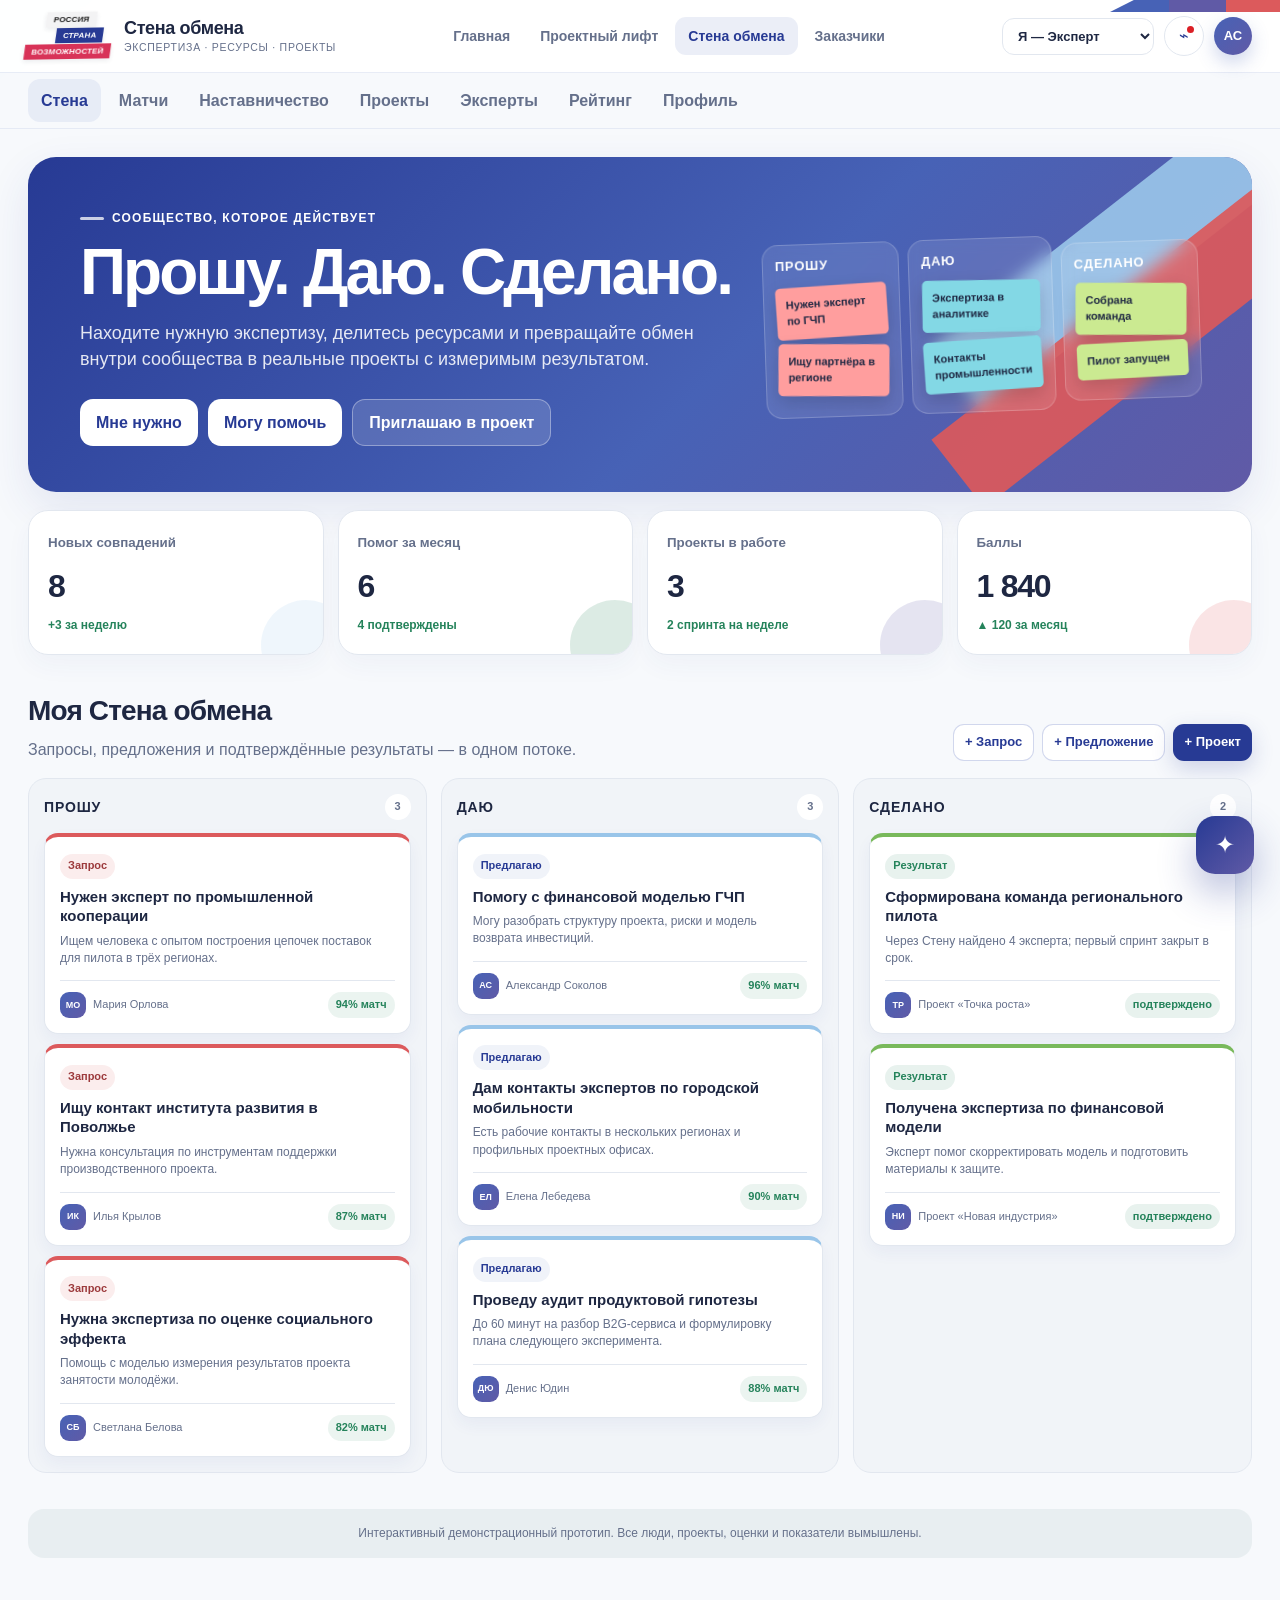
<file: stena-obmena.html>
<!doctype html>
<html lang="ru">
<head>
  <meta charset="utf-8">
  <meta name="viewport" content="width=device-width, initial-scale=1">
  <meta name="theme-color" content="#4762B6">
  <title>Стена обмена — интерактивный прототип</title>
  <link rel="stylesheet" href="assets/site.css">
  <style>
    :root{
      --sky:#99C5E9; --blue:#4762B6; --violet:#605AA6; --coral:#DC5A5C;
      --red:#DB1F26; --deep:#273A94; --mist:#DDE5E8; --paper:#F7F9FC;
      --white:#fff; --ink:#1E2742; --muted:#65708B; --line:#E2E7EF;
      --green:#25835B; --amber:#B76B12;
      --shadow:0 16px 44px rgba(39,58,148,.10);
      --r-xl:28px; --r-lg:20px; --r-md:14px; --max:1440px;
    }
    *{box-sizing:border-box}
    html{scroll-behavior:smooth}
    body{
      margin:0; min-width:320px; color:var(--ink); background:
      linear-gradient(135deg,rgba(153,197,233,.18) 0,rgba(153,197,233,.18) 11%,transparent 11%) top left/420px 420px no-repeat,
      var(--paper);
      font-family:"Proxima Nova","Inter","Segoe UI",Arial,sans-serif; line-height:1.45
    }
    button,input,textarea,select{font:inherit}
    button{cursor:pointer}
    [hidden]{display:none!important}
    :focus-visible{outline:3px solid rgba(39,58,148,.28);outline-offset:3px}

    .top-ribbon{position:fixed;z-index:100;top:0;right:0;width:170px;height:12px;background:linear-gradient(90deg,var(--blue) 0 35%,var(--violet) 35% 68%,var(--coral) 68%);clip-path:polygon(14% 0,100% 0,100% 100%,0 100%);pointer-events:none}
    .header{position:sticky;top:0;z-index:80;background:rgba(255,255,255,.94);backdrop-filter:blur(18px);border-bottom:1px solid rgba(71,98,182,.12)}
    .header-in{max-width:var(--max);min-height:78px;margin:0 auto;padding:12px 28px;display:grid;grid-template-columns:auto 1fr auto;align-items:center;gap:26px}
    .brand{display:flex;align-items:center;gap:14px;text-decoration:none;color:inherit}
    .rsv-mark{position:relative;width:88px;height:51px;flex:0 0 auto;font-style:italic;font-size:8.5px;line-height:1;transform:rotate(-1deg)}
    .rsv-mark span{position:absolute;right:0;padding:4px 8px 3px;transform:skew(-9deg);white-space:nowrap;box-shadow:0 2px 5px rgba(30,39,66,.09)}
    .rsv-mark span>b{display:inline-block;transform:skew(9deg);font-weight:600}
    .rsv-mark .m1{top:0;right:14px;color:#171717;background:#F3F3F4}
    .rsv-mark .m2{top:17px;right:8px;color:#fff;background:var(--deep)}
    .rsv-mark .m3{top:34px;color:#fff;background:#D83358}
    .product{display:flex;flex-direction:column;line-height:1.05}
    .product strong{font-size:19px;letter-spacing:-.02em}
    .product small{margin-top:5px;color:var(--muted);font-size:11px;letter-spacing:.08em;text-transform:uppercase}
    .nav{display:flex;align-items:center;justify-content:center;gap:5px}
    .nav button{border:0;background:transparent;color:var(--muted);padding:10px 13px;border-radius:12px;font-weight:700}
    .nav button:hover,.nav button.active{color:var(--deep);background:rgba(71,98,182,.09)}
    .actions{display:flex;align-items:center;gap:10px;justify-content:flex-end}
    .role{border:1px solid var(--line);background:#fff;color:var(--ink);border-radius:12px;padding:9px 34px 9px 11px}
    .avatar{width:42px;height:42px;border-radius:50%;display:grid;place-items:center;color:#fff;background:linear-gradient(135deg,var(--blue),var(--violet));font-weight:900}
    .bell{width:40px;height:40px;border:1px solid var(--line);border-radius:50%;background:#fff;color:var(--deep);position:relative}
    .bell:after{content:"";position:absolute;top:7px;right:7px;width:7px;height:7px;border-radius:50%;background:var(--red);border:2px solid #fff}

    main{max-width:var(--max);margin:0 auto;padding:28px 28px 72px}
    .view{animation:in .28s ease both}
    @keyframes in{from{opacity:0;transform:translateY(6px)}to{opacity:1;transform:none}}
    .card{background:#fff;border:1px solid var(--line);border-radius:var(--r-lg);box-shadow:0 10px 26px rgba(39,58,148,.045)}
    .btn{border:0;border-radius:13px;padding:11px 16px;font-weight:800;display:inline-flex;align-items:center;justify-content:center;gap:8px;transition:.18s;text-decoration:none}
    .btn:hover{transform:translateY(-1px)}
    .btn-primary{color:#fff;background:var(--deep);box-shadow:0 8px 22px rgba(39,58,148,.2)}
    .btn-soft{color:var(--deep);background:rgba(71,98,182,.09)}
    .btn-light{color:var(--deep);background:#fff}
    .btn-outline{color:var(--deep);background:#fff;border:1px solid rgba(71,98,182,.25)}
    .btn-small{padding:8px 11px;border-radius:11px;font-size:13px}
    .tag{display:inline-flex;align-items:center;min-height:25px;padding:4px 8px;border-radius:999px;font-size:11px;font-weight:850;background:rgba(71,98,182,.08);color:var(--deep)}
    .tag.green{color:var(--green);background:rgba(37,131,91,.10)}
    .tag.coral{color:#9C3A3C;background:rgba(220,90,92,.11)}
    .tag.amber{color:var(--amber);background:rgba(183,107,18,.11)}
    .tag.gray{color:var(--muted);background:#F0F3F7}
    .eyebrow{display:inline-flex;align-items:center;gap:8px;font-size:12px;font-weight:900;letter-spacing:.1em;text-transform:uppercase}
    .eyebrow:before{content:"";width:24px;height:3px;background:currentColor;border-radius:3px;opacity:.75}

    .hero{position:relative;overflow:hidden;min-height:330px;padding:46px 52px;border-radius:var(--r-xl);color:#fff;background:linear-gradient(135deg,var(--deep),var(--blue) 58%,var(--violet));box-shadow:var(--shadow);display:grid;grid-template-columns:1.2fr .8fr;gap:30px;align-items:center}
    .hero:before,.hero:after{content:"";position:absolute;width:480px;height:86px;right:-135px;transform:rotate(-38deg);opacity:.92}
    .hero:before{top:32px;background:var(--sky)} .hero:after{top:126px;background:var(--coral)}
    .hero-copy{position:relative;z-index:2;max-width:760px}
    .hero h1{margin:14px 0 16px;font-size:clamp(38px,5vw,66px);line-height:.98;letter-spacing:-.045em}
    .hero p{margin:0;max-width:680px;color:rgba(255,255,255,.87);font-size:18px}
    .hero-actions{display:flex;flex-wrap:wrap;gap:10px;margin-top:27px}
    .hero-wall{position:relative;z-index:2;min-height:240px;display:grid;grid-template-columns:repeat(3,1fr);gap:9px;align-items:center;transform:rotate(-2deg)}
    .hero-col{padding:12px;border-radius:16px;background:rgba(255,255,255,.10);border:1px solid rgba(255,255,255,.20);backdrop-filter:blur(8px)}
    .hero-col strong{display:block;margin-bottom:10px;font-size:13px;text-transform:uppercase;letter-spacing:.06em}
    .sticky{margin:8px 0;padding:10px;border-radius:5px;box-shadow:0 7px 18px rgba(0,0,0,.15);color:var(--ink);font-size:11px;font-weight:800;transform:rotate(var(--rot,1deg))}
    .sticky.ask{background:#FF9E9E}.sticky.give{background:#83D8E5}.sticky.done{background:#CBEA91}

    .stats{display:grid;grid-template-columns:repeat(4,minmax(0,1fr));gap:14px;margin-top:18px}
    .stat{padding:19px;min-height:116px;position:relative;overflow:hidden}
    .stat:after{content:"";position:absolute;right:-28px;bottom:-36px;width:90px;height:90px;border-radius:50%;background:var(--accent,var(--sky));opacity:.16}
    .stat small{color:var(--muted);font-weight:700}
    .stat strong{display:block;margin:9px 0 3px;font-size:32px;letter-spacing:-.04em}
    .stat span{color:var(--green);font-size:12px;font-weight:800}

    .section-head{margin:36px 0 17px;display:flex;align-items:flex-end;justify-content:space-between;gap:18px}
    .section-head h2{margin:0;font-size:28px;letter-spacing:-.03em}
    .section-head p{margin:6px 0 0;color:var(--muted)}
    .section-actions{display:flex;flex-wrap:wrap;gap:8px}

    .wall{display:grid;grid-template-columns:repeat(3,minmax(0,1fr));gap:14px}
    .wall-column{padding:15px;background:#F1F4F8;border:1px solid var(--line);border-radius:18px;min-height:460px}
    .wall-head{display:flex;align-items:center;justify-content:space-between;gap:12px;margin-bottom:13px}
    .wall-head strong{font-size:14px;letter-spacing:.06em}
    .wall-count{min-width:26px;height:26px;padding:0 7px;border-radius:999px;display:grid;place-items:center;background:#fff;color:var(--muted);font-size:11px;font-weight:900}
    .wall-cards{display:grid;gap:10px}
    .exchange-card{position:relative;padding:15px;border-radius:14px;background:#fff;border:1px solid var(--line);box-shadow:0 7px 16px rgba(39,58,148,.05);transition:.18s}
    .exchange-card:hover{transform:translateY(-2px);box-shadow:var(--shadow)}
    .exchange-card.ask{border-top:4px solid var(--coral)}
    .exchange-card.give{border-top:4px solid var(--sky)}
    .exchange-card.done{border-top:4px solid #79B95B}
    .exchange-card h3{margin:8px 0 7px;font-size:15px;line-height:1.3}
    .exchange-card p{margin:0;color:var(--muted);font-size:12px}
    .card-meta{display:flex;align-items:center;justify-content:space-between;gap:9px;margin-top:13px;padding-top:11px;border-top:1px solid var(--line);font-size:11px;color:var(--muted)}
    .mini-person{display:flex;align-items:center;gap:7px}
    .mini-avatar{width:26px;height:26px;border-radius:9px;display:grid;place-items:center;color:#fff;background:linear-gradient(135deg,var(--blue),var(--violet));font-size:9px;font-weight:900}
    .match-pill{padding:5px 8px;border-radius:999px;background:rgba(37,131,91,.09);color:var(--green);font-weight:900}

    .page-title{position:relative;overflow:hidden;padding:28px 30px;border-radius:var(--r-xl);background:#fff;border:1px solid var(--line)}
    .page-title:after{content:"";position:absolute;width:240px;height:68px;right:-58px;top:18px;transform:rotate(-34deg);background:linear-gradient(90deg,var(--blue),var(--violet),var(--coral))}
    .page-title>div{position:relative;z-index:1;max-width:820px}
    .page-title h1{margin:0;font-size:34px;letter-spacing:-.03em}
    .page-title p{margin:7px 0 0;color:var(--muted)}

    .two-col{display:grid;grid-template-columns:minmax(0,1.35fr) minmax(320px,.65fr);gap:18px;align-items:start;margin-top:18px}
    .filter-card{padding:15px;display:grid;grid-template-columns:1.3fr .75fr .75fr auto;gap:9px;align-items:center}
    .field{width:100%;min-height:43px;border:1px solid var(--line);background:#fff;border-radius:12px;padding:10px 12px;color:var(--ink)}
    textarea.field{min-height:92px;resize:vertical;line-height:1.45}
    .match-list,.project-list,.expert-grid{display:grid;gap:12px}
    .match-card{padding:18px;display:grid;grid-template-columns:minmax(0,1fr) auto;gap:16px}
    .match-card h3{margin:8px 0 6px;font-size:17px}
    .match-card p{margin:0;color:var(--muted);font-size:13px}
    .match-score{min-width:74px;text-align:center;border-radius:16px;padding:11px 9px;color:var(--deep);background:rgba(153,197,233,.24);font-size:22px;font-weight:950}
    .match-score small{display:block;color:var(--muted);font-size:9px;text-transform:uppercase;letter-spacing:.08em}
    .reason{margin-top:12px;padding:10px 12px;border-radius:12px;color:var(--deep);background:linear-gradient(90deg,rgba(153,197,233,.2),rgba(96,90,166,.06));font-size:12px}
    .match-actions{grid-column:1/-1;display:flex;flex-wrap:wrap;gap:8px;padding-top:12px;border-top:1px solid var(--line)}

    .operator-box{padding:18px}
    .operator-box h3{margin:0 0 4px}
    .operator-box>p{margin:0 0 14px;color:var(--muted);font-size:12px}
    .queue-row{padding:12px 0;border-top:1px solid var(--line)}
    .queue-row:first-of-type{border-top:0}
    .queue-row strong{display:block;font-size:13px}
    .queue-row small{color:var(--muted)}
    .queue-actions{display:flex;gap:7px;margin-top:8px}

    .project-card{padding:18px}
    .project-top{display:flex;align-items:flex-start;justify-content:space-between;gap:15px}
    .project-card h3{margin:8px 0 6px}
    .project-card p{margin:0;color:var(--muted);font-size:12px}
    .progress{height:9px;background:#E9EDF3;border-radius:999px;overflow:hidden;margin:15px 0 8px}
    .progress span{display:block;height:100%;background:linear-gradient(90deg,var(--blue),var(--violet));border-radius:inherit}
    .sprints{display:grid;grid-template-columns:repeat(4,1fr);gap:8px;margin-top:13px}
    .sprint{padding:10px;border-radius:12px;background:#F5F7FB;font-size:11px}
    .sprint strong{display:block;margin-bottom:3px}
    .sprint.done{background:rgba(37,131,91,.08);color:var(--green)}
    .sprint.active{background:rgba(71,98,182,.10);color:var(--deep)}
    .project-footer{display:flex;align-items:center;justify-content:space-between;gap:12px;margin-top:14px;padding-top:12px;border-top:1px solid var(--line)}
    .points{font-weight:900;color:var(--deep)}

    .expert-grid{grid-template-columns:repeat(3,minmax(0,1fr))}
    .expert-card{padding:18px}
    .expert-head{display:flex;gap:12px;align-items:flex-start}
    .expert-avatar{width:58px;height:58px;border-radius:17px;display:grid;place-items:center;color:#fff;background:linear-gradient(135deg,var(--blue),var(--violet));font-weight:950}
    .expert-card h3{margin:0;font-size:16px}
    .expert-card p{margin:3px 0 0;color:var(--muted);font-size:12px}
    .expert-tags{display:flex;flex-wrap:wrap;gap:6px;margin-top:12px}
    .expert-stats{display:grid;grid-template-columns:repeat(3,1fr);gap:8px;margin-top:13px;padding-top:13px;border-top:1px solid var(--line)}
    .expert-stats div{font-size:10px;color:var(--muted)}
    .expert-stats strong{display:block;color:var(--ink);font-size:16px}
    .rating{color:#F2A700;letter-spacing:-1px}
    .privacy{margin-top:11px;padding:9px 10px;border-radius:11px;background:#F5F7FB;color:var(--muted);font-size:11px}

    .profile{display:grid;grid-template-columns:auto minmax(0,1fr) auto;gap:20px;align-items:center;padding:24px;margin-top:18px}
    .profile .expert-avatar{width:88px;height:88px;border-radius:24px;font-size:28px}
    .profile h2{margin:0;font-size:27px}
    .profile p{margin:6px 0 11px;color:var(--muted)}
    .score-box{min-width:215px;padding:16px;border-radius:18px;background:linear-gradient(135deg,rgba(153,197,233,.28),rgba(96,90,166,.08))}
    .score-box small{color:var(--muted);text-transform:uppercase;letter-spacing:.07em}
    .score-box strong{display:block;margin:5px 0 3px;font-size:28px}
    .profile-grid{display:grid;grid-template-columns:1fr 1fr;gap:18px;margin-top:18px}
    .profile-card{padding:19px}
    .profile-card h3{margin:0 0 13px}
    .info-row{padding:11px 0;border-top:1px solid var(--line)}
    .info-row:first-of-type{border-top:0}
    .info-row small{display:block;color:var(--muted);font-size:10px;text-transform:uppercase;letter-spacing:.07em}
    .info-row strong{display:block;margin-top:4px;font-size:13px}
    .channels{display:grid;gap:9px}
    .channel{display:flex;align-items:center;justify-content:space-between;gap:10px;padding:11px 12px;border-radius:12px;background:#F5F7FB}
    .switch{width:42px;height:24px;border:0;border-radius:999px;background:#CDD4DF;padding:3px;transition:.18s}
    .switch:before{content:"";display:block;width:18px;height:18px;border-radius:50%;background:#fff;transition:.18s}
    .switch.on{background:var(--deep)} .switch.on:before{transform:translateX(18px)}

    .rank-table{overflow:hidden}
    .rank-row{display:grid;grid-template-columns:55px minmax(0,1fr) 110px 100px 90px;gap:12px;align-items:center;padding:13px 17px;border-top:1px solid var(--line)}
    .rank-row:first-child{border-top:0;background:#F5F7FB;color:var(--muted);font-size:10px;text-transform:uppercase;letter-spacing:.07em;font-weight:800}
    .rank-pos{font-weight:950;font-size:18px;color:var(--deep)}
    .rank-person{display:flex;align-items:center;gap:9px}
    .rank-person .mini-avatar{width:32px;height:32px;border-radius:10px}
    .rank-points{font-weight:950;color:var(--deep)}

    .bot-fab{position:fixed;z-index:95;right:26px;bottom:26px;width:58px;height:58px;border:0;border-radius:19px;color:#fff;background:linear-gradient(135deg,var(--deep),var(--violet));box-shadow:0 18px 38px rgba(39,58,148,.32);font-size:24px}
    .bot{position:fixed;z-index:96;right:26px;bottom:96px;width:min(390px,calc(100vw - 32px));height:540px;max-height:calc(100vh - 130px);display:none;grid-template-rows:auto 1fr auto;border-radius:22px;background:#fff;border:1px solid var(--line);box-shadow:0 28px 75px rgba(17,26,52,.23);overflow:hidden}
    .bot.open{display:grid}
    .bot-head{padding:15px 17px;color:#fff;background:linear-gradient(135deg,var(--deep),var(--blue));display:flex;align-items:center;justify-content:space-between;gap:12px}
    .bot-head strong{display:block}.bot-head small{opacity:.82}
    .bot-head button{border:0;background:rgba(255,255,255,.13);color:#fff;width:32px;height:32px;border-radius:50%}
    .bot-thread{overflow-y:auto;padding:14px;background:#F7F9FC;display:grid;align-content:start;gap:10px}
    .bubble{max-width:86%;padding:10px 12px;border-radius:14px;background:#fff;border:1px solid var(--line);font-size:12px}
    .bubble.me{justify-self:end;color:#fff;background:var(--deep);border-color:var(--deep)}
    .quick{display:flex;flex-wrap:wrap;gap:6px;margin-top:2px}
    .quick button{border:1px solid rgba(71,98,182,.22);background:#fff;color:var(--deep);border-radius:999px;padding:7px 9px;font-size:11px;font-weight:800}
    .bot-compose{padding:10px;border-top:1px solid var(--line);display:grid;grid-template-columns:1fr auto;gap:8px}
    .bot-compose input{border:1px solid var(--line);border-radius:11px;padding:10px}
    .bot-compose button{border:0;border-radius:11px;background:var(--deep);color:#fff;padding:0 14px;font-weight:900}

    .modal{position:fixed;z-index:120;inset:0;padding:22px;background:rgba(17,26,52,.48);display:none;place-items:center;backdrop-filter:blur(4px)}
    .modal.open{display:grid}
    .sheet{width:min(760px,100%);max-height:calc(100vh - 44px);overflow:auto;background:#fff;border-radius:24px;box-shadow:0 30px 80px rgba(17,26,52,.25)}
    .sheet-head{position:sticky;top:0;z-index:2;padding:20px 22px;border-bottom:1px solid var(--line);background:rgba(255,255,255,.97);backdrop-filter:blur(14px);display:flex;align-items:flex-start;justify-content:space-between;gap:15px}
    .sheet-head h2{margin:0}.sheet-head p{margin:5px 0 0;color:var(--muted);font-size:12px}
    .close{width:38px;height:38px;border:1px solid var(--line);border-radius:50%;background:#fff;font-size:20px}
    .sheet-body{padding:20px 22px}
    .form-grid{display:grid;grid-template-columns:1fr 1fr;gap:13px}
    .form-group{display:grid;gap:6px}
    .form-group.full{grid-column:1/-1}
    .form-group label{font-size:12px;font-weight:850}
    .form-group small{color:var(--muted)}
    .radio-grid{display:grid;grid-template-columns:repeat(3,1fr);gap:8px}
    .radio{padding:11px;border:1px solid var(--line);border-radius:12px;background:#fff;text-align:left}
    .radio.active{border-color:var(--deep);background:rgba(71,98,182,.07)}
    .sheet-actions{position:sticky;bottom:0;padding:13px 22px;border-top:1px solid var(--line);background:rgba(255,255,255,.97);display:flex;justify-content:flex-end;gap:9px}

    .drawer-bg{position:fixed;z-index:110;inset:0;background:rgba(17,26,52,.42);display:none}
    .drawer-bg.open{display:block}
    .drawer{position:absolute;top:0;right:0;width:min(680px,100%);height:100%;overflow:auto;background:#fff;box-shadow:-24px 0 60px rgba(17,26,52,.18)}
    .drawer-head{position:sticky;top:0;z-index:2;padding:20px 22px;background:rgba(255,255,255,.97);backdrop-filter:blur(14px);border-bottom:1px solid var(--line);display:flex;justify-content:space-between;gap:14px}
    .drawer-head h2{margin:0;font-size:23px}.drawer-body{padding:20px 22px 90px}
    .detail-block{padding:14px;border-radius:14px;background:#F5F7FA;margin-top:11px}
    .detail-block small{display:block;color:var(--muted);font-size:10px;text-transform:uppercase;letter-spacing:.07em}
    .detail-block strong{display:block;margin-top:5px}
    .chat-thread{margin-top:14px;padding:13px;border:1px solid var(--line);border-radius:14px;background:#F7F9FC;display:grid;gap:9px;max-height:270px;overflow:auto}
    .msg{display:grid;grid-template-columns:32px 1fr;gap:8px;align-items:start}
    .msg.me{grid-template-columns:1fr 32px}
    .msg.me .mini-avatar{grid-column:2}.msg.me .msg-body{grid-column:1;grid-row:1;justify-self:end}
    .msg-body{max-width:90%}.msg-body small{display:block;margin:0 4px 3px;color:var(--muted)}
    .msg-text{padding:9px 11px;border-radius:4px 12px 12px 12px;background:#fff;border:1px solid var(--line);font-size:12px}
    .msg.me .msg-text{color:#fff;background:var(--deep);border-color:var(--deep);border-radius:12px 4px 12px 12px}
    .composer{display:grid;grid-template-columns:1fr auto;gap:8px;margin-top:9px}
    .composer input{border:1px solid var(--line);border-radius:11px;padding:10px}
    .composer button{border:0;border-radius:11px;background:var(--deep);color:#fff;padding:0 13px;font-weight:900}

    .toast{position:fixed;z-index:160;left:50%;bottom:24px;transform:translate(-50%,18px);opacity:0;pointer-events:none;padding:11px 15px;border-radius:12px;color:#fff;background:var(--ink);box-shadow:0 14px 35px rgba(17,26,52,.25);transition:.2s;font-size:13px}
    .toast.show{opacity:1;transform:translate(-50%,0)}
    .note{margin-top:36px;padding:16px 20px;border-radius:16px;background:rgba(221,229,232,.55);color:var(--muted);font-size:12px;text-align:center}

    @media(max-width:1120px){
      .header-in{grid-template-columns:auto auto}.nav{grid-column:1/-1;grid-row:2;overflow:auto;justify-content:flex-start}
      .hero{grid-template-columns:1fr .6fr}.stats{grid-template-columns:repeat(2,1fr)}
      .wall{grid-template-columns:1fr}.wall-column{min-height:0}
      .expert-grid{grid-template-columns:repeat(2,1fr)}
      .two-col{grid-template-columns:1fr}.filter-card{grid-template-columns:1fr 1fr}
    }
    @media(max-width:760px){
      .header-in,main{padding-left:16px;padding-right:16px}.header-in{gap:12px}
      .product small{display:none}.role{max-width:130px}.bell{display:none}
      .hero{padding:34px 24px;grid-template-columns:1fr}.hero-wall{min-height:190px}
      .stats{grid-template-columns:1fr 1fr}.expert-grid{grid-template-columns:1fr}
      .filter-card{grid-template-columns:1fr}.profile{grid-template-columns:auto 1fr}.score-box{grid-column:1/-1}
      .profile-grid{grid-template-columns:1fr}.rank-row{grid-template-columns:42px 1fr 78px}.rank-row>*:nth-child(4),.rank-row>*:nth-child(5){display:none}
      .sprints{grid-template-columns:1fr 1fr}.form-grid{grid-template-columns:1fr}.form-group.full{grid-column:auto}
      .radio-grid{grid-template-columns:1fr}.bot{right:16px;bottom:86px}.bot-fab{right:16px;bottom:16px}
    }
    @media(max-width:500px){
      .rsv-mark{display:none}.header-in{grid-template-columns:1fr auto}.actions{gap:6px}.avatar{display:none}
      .stats{grid-template-columns:1fr}.hero h1{font-size:42px}.hero-wall{grid-template-columns:1fr}.hero-col:nth-child(2),.hero-col:nth-child(3){display:none}
      .section-head{align-items:flex-start;flex-direction:column}.sprints{grid-template-columns:1fr}
    }
  </style>
</head>
<body>
<div class="top-ribbon"></div>
<header class="site-topbar">
  <div class="site-topbar-inner">
    <a class="site-brand" href="index.html" aria-label="Проектный лифт, на главную">
      <div class="rsv-mark" aria-label="Россия — страна возможностей">
        <span class="m1"><b>РОССИЯ</b></span><span class="m2"><b>СТРАНА</b></span><span class="m3"><b>ВОЗМОЖНОСТЕЙ</b></span>
      </div>
      <span class="site-product"><strong>Стена обмена</strong><small>экспертиза · ресурсы · проекты</small></span>
    </a>
    <nav class="site-nav" aria-label="Разделы сайта">
      <a href="index.html" data-site-link="index">Главная</a>
      <a href="proektny-lift.html" data-site-link="proektny-lift">Проектный лифт</a>
      <a href="stena-obmena.html" data-site-link="stena-obmena">Стена обмена</a>
      <a href="zakazchik.html" data-site-link="zakazchik">Заказчики</a>
    </nav>
    <div class="site-actions">
      <label class="sr-only" for="globalRoleSelect">Роль</label>
      <select class="role-select" id="globalRoleSelect">
        <option value="expert">Я — Эксперт</option>
        <option value="customer">Я — Заказчик</option>
        <option value="curator">Я — Куратор</option>
      </select>
      <button class="bell" aria-label="Уведомления">⌁</button>
      <div class="site-avatar">АС</div>
    </div>
  </div>
</header>
<div class="site-subbar">
  <div class="site-subbar-inner">
    <nav class="nav" aria-label="Основная навигация">
      <button class="active" data-nav="wall">Стена</button>
      <button data-nav="matches">Матчи</button>
      <button data-nav="mentorship">Наставничество</button>
      <button data-nav="projects">Проекты</button>
      <button data-nav="experts">Эксперты</button>
      <button data-nav="rating">Рейтинг</button>
      <button data-nav="profile">Профиль</button>
    </nav>
  </div>
</div>

<main>
  <section class="view" id="view-wall">
    <div class="hero">
      <div class="hero-copy">
        <span class="eyebrow">Сообщество, которое действует</span>
        <h1>Прошу. Даю. Сделано.</h1>
        <p>Находите нужную экспертизу, делитесь ресурсами и превращайте обмен внутри сообщества в реальные проекты с измеримым результатом.</p>
        <div class="hero-actions">
          <button class="btn btn-light" onclick="openCreate('ask')">Мне нужно</button>
          <button class="btn btn-light" onclick="openCreate('give')">Могу помочь</button>
          <button class="btn btn-soft" style="color:#fff;background:rgba(255,255,255,.14);border:1px solid rgba(255,255,255,.35)" onclick="openCreate('project')">Приглашаю в проект</button>
        </div>
      </div>
      <div class="hero-wall" aria-label="Схема Стены обмена">
        <div class="hero-col"><strong>Прошу</strong><div class="sticky ask" style="--rot:-2deg">Нужен эксперт по ГЧП</div><div class="sticky ask" style="--rot:2deg">Ищу партнёра в регионе</div></div>
        <div class="hero-col"><strong>Даю</strong><div class="sticky give" style="--rot:1deg">Экспертиза в аналитике</div><div class="sticky give" style="--rot:-2deg">Контакты промышленности</div></div>
        <div class="hero-col"><strong>Сделано</strong><div class="sticky done" style="--rot:2deg">Собрана команда</div><div class="sticky done" style="--rot:-1deg">Пилот запущен</div></div>
      </div>
    </div>

    <div class="stats" id="dashboardStats"></div>

    <div class="section-head">
      <div><h2 id="wallTitle">Моя Стена обмена</h2><p id="wallSubtitle">Запросы, предложения и подтверждённые результаты — в одном потоке.</p></div>
      <div class="section-actions">
        <button class="btn btn-outline btn-small" onclick="openCreate('ask')">+ Запрос</button>
        <button class="btn btn-outline btn-small" onclick="openCreate('give')">+ Предложение</button>
        <button class="btn btn-primary btn-small" onclick="openCreate('project')">+ Проект</button>
      </div>
    </div>
    <div class="wall" id="wallBoard"></div>
    <div class="note">Интерактивный демонстрационный прототип. Все люди, проекты, оценки и показатели вымышлены.</div>
  </section>

  <section class="view" id="view-matches" hidden>
    <div class="page-title"><div><span class="eyebrow" style="color:var(--deep)">Сопоставление</span><h1>Матчи по запросам и ресурсам</h1><p>Система сопоставляет профиль Эксперта с запросами и приглашениями. Оператор подтверждает выдачу релевантной части профиля.</p></div></div>
    <div class="two-col">
      <div>
        <div class="card filter-card">
          <input class="field" id="matchSearch" placeholder="Поиск по теме, компетенции, региону">
          <select class="field" id="matchType"><option value="">Все типы</option><option value="request">Запрос ресурса</option><option value="project">Приглашение в проект</option></select>
          <select class="field" id="matchStatus"><option value="">Все статусы</option><option value="new">Новый</option><option value="verified">Проверен</option></select>
          <button class="btn btn-soft btn-small" onclick="renderMatches()">Применить</button>
        </div>
        <div class="match-list" id="matchList" style="margin-top:12px"></div>
      </div>
      <aside class="card operator-box" id="operatorPanel">
        <h3>Очередь верификации</h3>
        <p>Результат автоматического сопоставления перед отправкой автору запроса.</p>
        <div id="operatorQueue"></div>
      </aside>
    </div>
  </section>

  <section class="view" id="view-mentorship" hidden>
    <div class="page-title"><div><span class="eyebrow" style="color:var(--deep)">Наставничество</span><h1>Взаимный выбор, тестовый период, соглашение</h1><p>Наставник публикует профиль с опытом, темами и форматом поддержки. Подопечный размещает запрос. При совпадении ожиданий создаётся наставническое соглашение.</p></div></div>
    <div class="two-col">
      <div>
        <div class="section-head"><div><h2>Наставники</h2><p>Опыт, темы и формат поддержки — видны до отклика.</p></div><button class="btn btn-outline btn-small" onclick="toast('Форма публикации профиля наставника — демонстрация прототипа')">+ Стать наставником</button></div>
        <div class="expert-grid" id="mentorGrid" style="margin-bottom:24px"></div>
        <div class="section-head"><div><h2>Запросы подопечных</h2><p>Что хотят освоить или разобрать участники сообщества.</p></div><button class="btn btn-outline btn-small" onclick="toast('Форма запроса на наставничество — демонстрация прототипа')">+ Запрос на наставничество</button></div>
        <div class="match-list" id="menteeRequestList"></div>
      </div>
      <aside class="card operator-box" id="mentorshipOperatorPanel">
        <h3>Соглашения на проверке</h3>
        <p>Куратор подтверждает переход из тестового периода в активное соглашение.</p>
        <div id="mentorshipQueue"></div>
      </aside>
    </div>
  </section>

  <section class="view" id="view-projects" hidden>
    <div class="page-title"><div><span class="eyebrow" style="color:var(--deep)">Работа до результата</span><h1>Проекты Стены обмена</h1><p>Спринты, контроль продвижения, фиксация результата и начисление баллов участникам.</p></div></div>
    <div class="section-head"><div><h2>Активные проекты</h2><p>Открывайте карточку проекта, смотрите спринты и обсуждение команды.</p></div><button class="btn btn-primary btn-small" onclick="openCreate('project')">+ Создать проект</button></div>
    <div class="project-list" id="projectList"></div>
  </section>

  <section class="view" id="view-experts" hidden>
    <div class="page-title"><div><span class="eyebrow" style="color:var(--deep)">Сообщество</span><h1>Эксперты</h1><p>Видимость профиля зависит от выбранного уровня доступа и релевантности конкретному запросу.</p></div></div>
    <div class="card filter-card" style="margin-top:18px">
      <input class="field" id="expertSearch" placeholder="Компетенция, организация, регион">
      <select class="field"><option>Все регионы</option><option>Москва</option><option>Санкт-Петербург</option><option>Татарстан</option></select>
      <select class="field"><option>Любой статус</option><option>Лидеры России</option><option>Эксперт РСВ</option><option>Наставник</option></select>
      <button class="btn btn-soft btn-small" onclick="renderExperts()">Найти</button>
    </div>
    <div class="expert-grid" id="expertGrid" style="margin-top:14px"></div>
  </section>

  <section class="view" id="view-rating" hidden>
    <div class="page-title"><div><span class="eyebrow" style="color:var(--deep)">Признание вклада</span><h1>Рейтинг Экспертов</h1><p>Баллы начисляются за подтверждённую помощь, участие в проектах, закрытие спринтов и достигнутый результат.</p></div></div>
    <div class="section-head"><div><h2>Лидеры сообщества</h2><p>Рейтинг показывает вклад, а не популярность.</p></div><span class="tag green">Обновлено сегодня</span></div>
    <div class="card rank-table" id="rankTable"></div>
  </section>

  <section class="view" id="view-profile" hidden>
    <div class="page-title"><div><span class="eyebrow" style="color:var(--deep)">Профиль Эксперта</span><h1>Мой профиль</h1><p>Настройте, что предлагаете сообществу, что запрашиваете и кому видны ваши контакты.</p></div></div>
    <div class="card profile">
      <div class="expert-avatar">АС</div>
      <div>
        <h2>Александр Соколов</h2>
        <p>Эксперт по развитию территорий · работаю над региональными инвестиционными проектами</p>
        <div class="expert-tags"><span class="tag">Стратегия</span><span class="tag">ГЧП</span><span class="tag">Инвестиции</span><span class="tag">Региональное развитие</span></div>
      </div>
      <div class="score-box"><small>Статус в сообществе</small><strong>1 840 баллов</strong><span class="rating">★★★★★</span> <small>4,9 · 18 подтверждений</small></div>
    </div>
    <div class="profile-grid">
      <div class="card profile-card">
        <h3>Что я даю и что мне нужно</h3>
        <div class="info-row"><small>Предлагаю</small><strong>Экспертиза по инвестиционным проектам, финансовым моделям и ГЧП; контакты региональных институтов развития.</strong></div>
        <div class="info-row"><small>Запрашиваю</small><strong>Экспертов по промышленной кооперации и цифровым моделям производственных цепочек.</strong></div>
        <div class="info-row"><small>Статус в проектах РСВ</small><strong>Лидеры России — финалист · Наставник проекта «Территория роста»</strong></div>
        <div class="info-row"><small>Контакты</small><strong>Показывать после подтверждённого релевантного запроса</strong></div>
        <button class="btn btn-soft btn-small" style="margin-top:12px" onclick="toast('Редактирование профиля открыто в демонстрационном режиме')">Редактировать профиль</button>
      </div>
      <div class="card profile-card">
        <h3>Приватность и рассылки</h3>
        <div class="info-row"><small>Уровень доступа</small><strong>Релевантная часть профиля — по совпадению запроса</strong></div>
        <div class="channels">
          <div class="channel"><span><strong>MAX</strong><br><small>Подходящие запросы и сообщения</small></span><button class="switch on" onclick="toggleSwitch(this)" aria-label="MAX"></button></div>
          <div class="channel"><span><strong>Telegram</strong><br><small>Дублировать новые матчи</small></span><button class="switch on" onclick="toggleSwitch(this)" aria-label="Telegram"></button></div>
          <div class="channel"><span><strong>Web</strong><br><small>Центр уведомлений</small></span><button class="switch on" onclick="toggleSwitch(this)" aria-label="Web"></button></div>
          <div class="channel"><span><strong>Email</strong><br><small>Дайджест раз в неделю</small></span><button class="switch" onclick="toggleSwitch(this)" aria-label="Email"></button></div>
        </div>
      </div>
    </div>
  </section>
</main>

<button class="bot-fab" id="botFab" aria-label="Открыть чат-бот">✦</button>
<section class="bot" id="bot">
  <div class="bot-head"><div><strong>Стена обмена</strong><small>Помогу оформить запрос или найти эксперта</small></div><button onclick="toggleBot()">×</button></div>
  <div class="bot-thread" id="botThread">
    <div class="bubble">Здравствуйте! Что вы хотите сделать?</div>
    <div class="quick">
      <button onclick="botQuick('Мне нужен эксперт')">Мне нужен эксперт</button>
      <button onclick="botQuick('Могу помочь')">Могу помочь</button>
      <button onclick="botQuick('Приглашаю в проект')">Приглашаю в проект</button>
      <button onclick="botQuick('Покажи мои матчи')">Покажи мои матчи</button>
    </div>
  </div>
  <form class="bot-compose" onsubmit="sendBot(event)"><input id="botInput" placeholder="Напишите сообщение…"><button>→</button></form>
</section>

<div class="modal" id="createModal" onclick="if(event.target===this) closeCreate()">
  <div class="sheet">
    <div class="sheet-head"><div><h2 id="createTitle">Новая запись</h2><p id="createSubtitle">Добавьте информацию на Стену обмена.</p></div><button class="close" onclick="closeCreate()">×</button></div>
    <div class="sheet-body">
      <div class="form-grid">
        <div class="form-group full">
          <label>Тип записи</label>
          <div class="radio-grid">
            <button class="radio" data-kind="ask" onclick="setCreateKind('ask')"><strong>Прошу</strong><br><small>Нужны ресурс, экспертиза или контакты</small></button>
            <button class="radio" data-kind="give" onclick="setCreateKind('give')"><strong>Даю</strong><br><small>Предлагаю ресурс, экспертизу или контакты</small></button>
            <button class="radio" data-kind="project" onclick="setCreateKind('project')"><strong>Проект</strong><br><small>Приглашаю участника в проект</small></button>
          </div>
        </div>
        <div class="form-group full"><label id="subjectLabel">Что вам нужно?</label><input class="field" id="createSubject" placeholder="Коротко сформулируйте запрос"></div>
        <div class="form-group full"><label>Описание</label><textarea class="field" id="createText" placeholder="Добавьте контекст, ожидаемый результат и ограничения"></textarea></div>
        <div class="form-group"><label>Сфера</label><select class="field" id="createArea"><option>Региональное развитие</option><option>Промышленность</option><option>Образование</option><option>IT и данные</option><option>Социальные проекты</option></select></div>
        <div class="form-group"><label>Регион</label><input class="field" id="createRegion" placeholder="Например, Республика Татарстан"></div>
        <div class="form-group full" id="projectExtra" hidden><label>Для проекта: что уже сделано и чего не хватает?</label><textarea class="field" id="createGap" placeholder="Опишите текущую стадию и дефицит команды"></textarea></div>
      </div>
    </div>
    <div class="sheet-actions"><button class="btn btn-soft" onclick="closeCreate()">Отмена</button><button class="btn btn-primary" onclick="saveCreate()">Опубликовать</button></div>
  </div>
</div>

<div class="drawer-bg" id="drawerBg" onclick="if(event.target===this) closeDrawer()">
  <aside class="drawer">
    <div class="drawer-head"><div><span class="tag" id="drawerTag">Матч</span><h2 id="drawerTitle">Карточка</h2></div><button class="close" onclick="closeDrawer()">×</button></div>
    <div class="drawer-body" id="drawerBody"></div>
  </aside>
</div>

<div class="toast" id="toast"></div>

<script src="assets/site-nav.js"></script>
<script>
  const wallData = {
    asks:[
      {id:'a1',title:'Нужен эксперт по промышленной кооперации',text:'Ищем человека с опытом построения цепочек поставок для пилота в трёх регионах.',author:'Мария Орлова',initials:'МО',area:'Промышленность',match:94},
      {id:'a2',title:'Ищу контакт института развития в Поволжье',text:'Нужна консультация по инструментам поддержки производственного проекта.',author:'Илья Крылов',initials:'ИК',area:'Инвестиции',match:87},
      {id:'a3',title:'Нужна экспертиза по оценке социального эффекта',text:'Помощь с моделью измерения результатов проекта занятости молодёжи.',author:'Светлана Белова',initials:'СБ',area:'Социальные проекты',match:82}
    ],
    gives:[
      {id:'g1',title:'Помогу с финансовой моделью ГЧП',text:'Могу разобрать структуру проекта, риски и модель возврата инвестиций.',author:'Александр Соколов',initials:'АС',area:'ГЧП',match:96},
      {id:'g2',title:'Дам контакты экспертов по городской мобильности',text:'Есть рабочие контакты в нескольких регионах и профильных проектных офисах.',author:'Елена Лебедева',initials:'ЕЛ',area:'Городская среда',match:90},
      {id:'g3',title:'Проведу аудит продуктовой гипотезы',text:'До 60 минут на разбор B2G-сервиса и формулировку плана следующего эксперимента.',author:'Денис Юдин',initials:'ДЮ',area:'IT и данные',match:88}
    ],
    done:[
      {id:'d1',title:'Сформирована команда регионального пилота',text:'Через Стену найдено 4 эксперта; первый спринт закрыт в срок.',author:'Проект «Точка роста»',initials:'ТР',area:'Региональное развитие',match:null},
      {id:'d2',title:'Получена экспертиза по финансовой модели',text:'Эксперт помог скорректировать модель и подготовить материалы к защите.',author:'Проект «Новая индустрия»',initials:'НИ',area:'Промышленность',match:null}
    ]
  };

  const matches = [
    {id:'m1',type:'request',status:'new',score:96,title:'Финансовая модель для инфраструктурного проекта',requester:'Команда «Территория 2030»',reason:'Совпали: ГЧП, финансовое моделирование, региональные проекты',privacy:'Показываем компетенции и статус; контакты — после подтверждения.',expert:'Александр Соколов'},
    {id:'m2',type:'project',status:'verified',score:91,title:'Приглашение в проект по развитию промышленных кластеров',requester:'Проект «Новая индустрия»',reason:'Совпали: инвестиционные проекты, межрегиональная кооперация',privacy:'Профиль подтверждён оператором. Контакты доступны автору проекта.',expert:'Александр Соколов'},
    {id:'m3',type:'request',status:'new',score:84,title:'Экспертиза по механикам институтов развития',requester:'Анна Власова',reason:'Совпали: региональное развитие, институты поддержки',privacy:'Доступна релевантная часть профиля без телефона и почты.',expert:'Александр Соколов'}
  ];

  const projects = [
    {id:'p1',title:'Территория 2030: инвестиционный навигатор',desc:'Сервис маршрутизации региональных проектов по мерам поддержки.',progress:68,points:320,status:'В работе',sprints:[['Исследование','done'],['Прототип','done'],['Пилот','active'],['Масштабирование','']]},
    {id:'p2',title:'Новая индустрия: карта кооперации',desc:'Поиск технологических связей между предприятиями трёх регионов.',progress:42,points:180,status:'В работе',sprints:[['Диагностика','done'],['Матчинг','active'],['Пилот',''],['Результат','']]},
    {id:'p3',title:'Наставники для муниципальных команд',desc:'Экспертное сопровождение команд и обмен проверенными практиками.',progress:91,points:460,status:'Финиш',sprints:[['Отбор','done'],['Матчинг','done'],['Сессии','done'],['Итог','active']]}
  ];

  const experts = [
    {name:'Александр Соколов',initials:'АС',role:'Региональное развитие · ГЧП',tags:['Инвестиции','Стратегия','ГЧП'],score:'4,9',points:1840,projects:7,privacy:'Профиль по релевантному запросу'},
    {name:'Елена Лебедева',initials:'ЕЛ',role:'Городская среда · транспорт',tags:['Мобильность','Города','Данные'],score:'4,9',points:2110,projects:9,privacy:'Полный профиль по фильтрам'},
    {name:'Денис Юдин',initials:'ДЮ',role:'Цифровые продукты · аналитика',tags:['Product','AI','B2G'],score:'4,8',points:1690,projects:8,privacy:'Профиль по релевантному запросу'},
    {name:'Мария Орлова',initials:'МО',role:'Промышленная политика',tags:['Кластеры','Кооперация','Экспорт'],score:'4,8',points:1530,projects:6,privacy:'Анонимная подписка'},
    {name:'Светлана Белова',initials:'СБ',role:'Социальные проекты',tags:['Impact','НКО','Молодёжь'],score:'4,7',points:1380,projects:5,privacy:'Полный профиль по фильтрам'},
    {name:'Илья Крылов',initials:'ИК',role:'Институты развития',tags:['МСП','Инвестиции','Регион'],score:'4,7',points:1270,projects:5,privacy:'Профиль по релевантному запросу'}
  ];

  const mentors = [
    {id:'mt1', initials:'НК', name:'Наталья Крылова', role:'Экс-замминистра, региональное развитие', topics:['Стратегия','Госуправление','Карьерный рост'], format:'1 встреча в 2 недели, онлайн', availability:'2 подопечных свободно'},
    {id:'mt2', initials:'ДЮ', name:'Денис Юдин', role:'Продуктовый директор, цифровые сервисы', topics:['Product','Данные','B2G'], format:'Разбор кейсов, онлайн', availability:'1 подопечный свободно'},
    {id:'mt3', initials:'ЕЛ', name:'Елена Лебедева', role:'Эксперт по городской мобильности', topics:['Города','Транспорт','Проекты'], format:'Сопровождение проекта', availability:'Набор закрыт'}
  ];
  const menteeRequests = [
    {id:'mr1', initials:'ИК', name:'Илья Крылов', topic:'Переход от исполнения к управлению командой', text:'Хочу разобрать, как перейти от роли исполнителя к руководителю проектной команды.', format:'Онлайн, раз в 2 недели'},
    {id:'mr2', initials:'СБ', name:'Светлана Белова', topic:'Защита социального проекта перед инвесторами', text:'Нужен разбор презентации и аргументации эффекта перед финансирующей стороной.', format:'1–2 встречи'}
  ];
  let mentorMatches = {};

  function mentorshipStatusLabel(s){ return s==='draft' ? 'Черновик совпадения' : s==='trial' ? 'Тестовый период' : 'Соглашение активно'; }

  function renderMentorship(){
    document.getElementById('mentorGrid').innerHTML = mentors.map(m=>`<article class="card expert-card">
      <div class="expert-head"><div class="expert-avatar">${m.initials}</div><div><h3>${m.name}</h3><p>${m.role}</p></div></div>
      <div class="expert-tags">${m.topics.map(t=>`<span class="tag">${t}</span>`).join('')}</div>
      <div class="privacy" style="margin-top:11px">◉ ${m.format}</div><div class="privacy">◎ ${m.availability}</div>
      <button class="btn btn-soft btn-small" style="margin-top:11px" onclick="proposeMentorship('${m.id}')">Предложить наставничество</button>
    </article>`).join('');

    document.getElementById('menteeRequestList').innerHTML = menteeRequests.map(r=>{
      const status = mentorMatches[r.id];
      return `<article class="card match-card"><div><div class="tag-row"><span class="tag">Запрос подопечного</span>${status?`<span class="tag ${status==='active'?'green':'amber'}">${mentorshipStatusLabel(status)}</span>`:''}</div>
        <h3>${r.topic}</h3><p>${r.name} · ${r.format}</p><div class="reason"><strong>Контекст:</strong> ${r.text}</div></div>
        <div class="match-actions">${role==='operator' ? '' : `<button class="btn btn-primary btn-small" onclick="respondMentorship('${r.id}')">${status?'Продолжить':'Откликнуться'}</button>`}</div>
      </article>`;
    }).join('');

    renderMentorshipQueue();
  }

  function proposeMentorship(mentorId){
    const open = menteeRequests.find(x=>!mentorMatches[x.id]);
    if(!open){ toast('Все текущие запросы уже в работе'); return; }
    mentorMatches[open.id]='draft';
    renderMentorship();
    toast('Предложение отправлено подопечному — статус: черновик совпадения');
  }
  function respondMentorship(requestId){
    const cur = mentorMatches[requestId];
    mentorMatches[requestId] = !cur ? 'draft' : 'trial';
    renderMentorship();
    toast(mentorMatches[requestId]==='draft' ? 'Отклик отправлен наставнику — статус: черновик совпадения' : 'Тестовый период начат');
  }
  function confirmMentorship(requestId){
    mentorMatches[requestId]='active';
    renderMentorship();
    toast('Соглашение активно');
  }
  function renderMentorshipQueue(){
    const panel = document.getElementById('mentorshipOperatorPanel');
    panel.hidden = role !== 'operator';
    const trial = menteeRequests.filter(r=>mentorMatches[r.id]==='trial');
    document.getElementById('mentorshipQueue').innerHTML = trial.map(r=>`<div class="queue-row"><strong>${r.topic}</strong><small>Тестовый период завершён — подтвердить соглашение</small><div class="queue-actions"><button class="btn btn-primary btn-small" onclick="confirmMentorship('${r.id}')">Подтвердить соглашение</button></div></div>`).join('') || '<p style="color:var(--muted);font-size:12px">Пока нет соглашений, ожидающих подтверждения.</p>';
  }

  let role='expert', createKind='ask';

  function nav(view){
    document.querySelectorAll('.view').forEach(v=>v.hidden=true);
    document.getElementById('view-'+view).hidden=false;
    document.querySelectorAll('.nav button').forEach(b=>b.classList.toggle('active',b.dataset.nav===view));
    window.scrollTo({top:0,behavior:'smooth'});
  }
  document.querySelectorAll('[data-nav]').forEach(el=>el.addEventListener('click',e=>{e.preventDefault();nav(el.dataset.nav)}));

  function renderStats(){
    const expert = [
      ['Новых совпадений','8','+3 за неделю','--sky'],
      ['Помог за месяц','6','4 подтверждены','--green'],
      ['Проекты в работе','3','2 спринта на неделе','--violet'],
      ['Баллы','1 840','▲ 120 за месяц','--coral']
    ];
    const operator = [
      ['На верификации','14','5 новых сегодня','--coral'],
      ['Совпадений > 85%','27','готовы к проверке','--sky'],
      ['Активных проектов','38','7 требуют внимания','--violet'],
      ['Экспертов в базе','1 246','+31 за месяц','--green']
    ];
    const data=role==='operator'?operator:expert;
    document.getElementById('dashboardStats').innerHTML=data.map(x=>`<div class="card stat" style="--accent:var(${x[3]})"><small>${x[0]}</small><strong>${x[1]}</strong><span>${x[2]}</span></div>`).join('');
    document.getElementById('wallTitle').textContent=role==='operator'?'Поток сообщества':'Моя Стена обмена';
    document.getElementById('wallSubtitle').textContent=role==='operator'?'Запросы и предложения, которые система сопоставляет и передаёт на верификацию.':'Запросы, предложения и подтверждённые результаты — в одном потоке.';
  }

  function exchangeCard(x,kind){
    return `<article class="exchange-card ${kind}" onclick="openWall('${x.id}','${kind}')">
      <span class="tag ${kind==='ask'?'coral':kind==='give'?'':'green'}">${kind==='ask'?'Запрос':kind==='give'?'Предлагаю':'Результат'}</span>
      <h3>${x.title}</h3><p>${x.text}</p>
      <div class="card-meta"><div class="mini-person"><div class="mini-avatar">${x.initials}</div><span>${x.author}</span></div>${x.match?`<span class="match-pill">${x.match}% матч</span>`:'<span class="tag green">подтверждено</span>'}</div>
    </article>`;
  }
  function renderWall(){
    document.getElementById('wallBoard').innerHTML=`
      <section class="wall-column"><div class="wall-head"><strong>ПРОШУ</strong><span class="wall-count">${wallData.asks.length}</span></div><div class="wall-cards">${wallData.asks.map(x=>exchangeCard(x,'ask')).join('')}</div></section>
      <section class="wall-column"><div class="wall-head"><strong>ДАЮ</strong><span class="wall-count">${wallData.gives.length}</span></div><div class="wall-cards">${wallData.gives.map(x=>exchangeCard(x,'give')).join('')}</div></section>
      <section class="wall-column"><div class="wall-head"><strong>СДЕЛАНО</strong><span class="wall-count">${wallData.done.length}</span></div><div class="wall-cards">${wallData.done.map(x=>exchangeCard(x,'done')).join('')}</div></section>`;
  }

  function renderMatches(){
    const q=(document.getElementById('matchSearch')?.value||'').toLowerCase();
    const t=document.getElementById('matchType')?.value||'';
    const s=document.getElementById('matchStatus')?.value||'';
    const list=matches.filter(m=>(!q||(m.title+m.requester+m.reason).toLowerCase().includes(q))&&(!t||m.type===t)&&(!s||m.status===s));
    document.getElementById('matchList').innerHTML=list.map(m=>`<article class="card match-card">
      <div><div><span class="tag ${m.type==='project'?'amber':''}">${m.type==='project'?'Приглашение в проект':'Запрос ресурса'}</span> <span class="tag ${m.status==='verified'?'green':'gray'}">${m.status==='verified'?'проверен':'нужна верификация'}</span></div>
      <h3>${m.title}</h3><p>${m.requester}</p><div class="reason"><strong>Почему совпало:</strong> ${m.reason}</div></div>
      <div class="match-score">${m.score}%<small>совпадение</small></div>
      <div class="match-actions"><button class="btn btn-soft btn-small" onclick="openMatch('${m.id}')">Посмотреть матч</button>${role==='operator'&&m.status==='new'?`<button class="btn btn-primary btn-small" onclick="verifyMatch('${m.id}')">Подтвердить</button>`:`<button class="btn btn-outline btn-small" onclick="toast('Ответ отправлен автору запроса')">Откликнуться</button>`}</div>
      </article>`).join('') || '<div class="card" style="padding:34px;text-align:center;color:var(--muted)">Совпадений по выбранным фильтрам нет.</div>';
    renderQueue();
  }

  function renderQueue(){
    const q=matches.filter(m=>m.status==='new');
    document.getElementById('operatorPanel').hidden=role!=='operator';
    document.getElementById('operatorQueue').innerHTML=q.map(m=>`<div class="queue-row"><strong>${m.score}% · ${m.title}</strong><small>Проверить релевантную часть профиля</small><div class="queue-actions"><button class="btn btn-primary btn-small" onclick="verifyMatch('${m.id}')">Подтвердить</button><button class="btn btn-soft btn-small" onclick="toast('Матч отправлен на ручную проверку')">Уточнить</button></div></div>`).join('');
  }

  function verifyMatch(id){
    const m=matches.find(x=>x.id===id); if(!m)return; m.status='verified'; renderMatches(); toast('Матч подтверждён. Релевантная часть профиля готова к отправке.');
  }

  function renderProjects(){
    document.getElementById('projectList').innerHTML=projects.map(p=>`<article class="card project-card">
      <div class="project-top"><div><span class="tag ${p.progress>85?'green':''}">${p.status}</span><h3>${p.title}</h3><p>${p.desc}</p></div><span class="points">+${p.points} баллов</span></div>
      <div class="progress"><span style="width:${p.progress}%"></span></div><small style="color:var(--muted)">Прогресс проекта: ${p.progress}%</small>
      <div class="sprints">${p.sprints.map((s,i)=>`<div class="sprint ${s[1]}"><strong>Спринт ${i+1}</strong>${s[0]}</div>`).join('')}</div>
      <div class="project-footer"><span class="mini-person"><span class="mini-avatar">4</span><span>4 участника</span></span><button class="btn btn-soft btn-small" onclick="openProject('${p.id}')">Открыть проект</button></div>
    </article>`).join('');
  }

  function renderExperts(){
    const q=(document.getElementById('expertSearch')?.value||'').toLowerCase();
    const list=experts.filter(e=>!q||(e.name+e.role+e.tags.join(' ')).toLowerCase().includes(q));
    document.getElementById('expertGrid').innerHTML=list.map(e=>`<article class="card expert-card">
      <div class="expert-head"><div class="expert-avatar">${e.initials}</div><div><h3>${e.name}</h3><p>${e.role}</p><div class="rating">★★★★★ <span style="color:var(--muted);letter-spacing:0">${e.score}</span></div></div></div>
      <div class="expert-tags">${e.tags.map(t=>`<span class="tag">${t}</span>`).join('')}</div>
      <div class="expert-stats"><div><strong>${e.points}</strong>баллов</div><div><strong>${e.projects}</strong>проектов</div><div><strong>${e.score}</strong>рейтинг</div></div>
      <div class="privacy">◉ ${e.privacy}</div>
      <button class="btn btn-soft btn-small" style="margin-top:11px" onclick="toast('Запрос доступа к релевантной части профиля отправлен')">Запросить контакт</button>
    </article>`).join('');
  }

  function renderRating(){
    const sorted=[...experts].sort((a,b)=>b.points-a.points);
    document.getElementById('rankTable').innerHTML=`<div class="rank-row"><div>Место</div><div>Эксперт</div><div>Баллы</div><div>Проекты</div><div>Рейтинг</div></div>`+
      sorted.map((e,i)=>`<div class="rank-row"><div class="rank-pos">${i+1}</div><div class="rank-person"><div class="mini-avatar">${e.initials}</div><div><strong>${e.name}</strong><br><small style="color:var(--muted)">${e.role}</small></div></div><div class="rank-points">${e.points}</div><div>${e.projects}</div><div class="rating">★ ${e.score}</div></div>`).join('');
  }

  function openCreate(kind){ setCreateKind(kind); document.getElementById('createModal').classList.add('open'); }
  function closeCreate(){ document.getElementById('createModal').classList.remove('open'); }
  function setCreateKind(kind){
    createKind=kind;
    document.querySelectorAll('.radio').forEach(b=>b.classList.toggle('active',b.dataset.kind===kind));
    document.getElementById('projectExtra').hidden=kind!=='project';
    const map={ask:['Новый запрос','Опишите, какой ресурс, экспертиза или контакт вам нужен.','Что вам нужно?'],give:['Новое предложение','Опишите, чем вы готовы помочь сообществу.','Что вы предлагаете?'],project:['Приглашение в проект','Расскажите о цели проекта, текущем прогрессе и дефиците команды.','Название проекта']};
    document.getElementById('createTitle').textContent=map[kind][0]; document.getElementById('createSubtitle').textContent=map[kind][1]; document.getElementById('subjectLabel').textContent=map[kind][2];
  }
  function saveCreate(){
    const title=document.getElementById('createSubject').value.trim(), text=document.getElementById('createText').value.trim();
    if(!title||!text){toast('Заполните название и описание');return}
    const area=document.getElementById('createArea').value;
    if(createKind==='ask') wallData.asks.unshift({id:'a'+Date.now(),title,text,author:'Александр Соколов',initials:'АС',area,match:93});
    else if(createKind==='give') wallData.gives.unshift({id:'g'+Date.now(),title,text,author:'Александр Соколов',initials:'АС',area,match:91});
    else {projects.unshift({id:'p'+Date.now(),title,desc:text,progress:5,points:0,status:'Новый',sprints:[['Формирование команды','active'],['Планирование',''],['Пилот',''],['Результат','']]});renderProjects()}
    renderWall(); closeCreate(); nav(createKind==='project'?'projects':'wall'); toast('Запись опубликована');
    document.getElementById('createSubject').value='';document.getElementById('createText').value='';document.getElementById('createGap').value='';
  }

  function openWall(id,kind){
    const key=kind==='ask'?'asks':kind==='give'?'gives':'done'; const x=wallData[key].find(i=>i.id===id); if(!x)return;
    document.getElementById('drawerTag').textContent=kind==='ask'?'Запрос':kind==='give'?'Предложение':'Результат';
    document.getElementById('drawerTitle').textContent=x.title;
    document.getElementById('drawerBody').innerHTML=`<p style="color:var(--muted)">${x.text}</p>
      <div class="detail-block"><small>Автор</small><strong>${x.author}</strong></div>
      <div class="detail-block"><small>Сфера</small><strong>${x.area}</strong></div>
      ${x.match?`<div class="detail-block"><small>Лучшее совпадение</small><strong>${x.match}% · найдено автоматически</strong></div>`:''}
      <h3 style="margin-top:22px">Обсуждение</h3>${chatHtml()}
      <div class="composer"><input id="drawerMsg" placeholder="Сообщение по запросу…"><button onclick="sendDrawer()">→</button></div>`;
    document.getElementById('drawerBg').classList.add('open');
  }

  function openMatch(id){
    const m=matches.find(x=>x.id===id); if(!m)return;
    document.getElementById('drawerTag').textContent='Матч '+m.score+'%'; document.getElementById('drawerTitle').textContent=m.title;
    document.getElementById('drawerBody').innerHTML=`<p style="color:var(--muted)">${m.requester}</p>
      <div class="detail-block"><small>Эксперт</small><strong>${m.expert}</strong></div>
      <div class="detail-block"><small>Почему совпало</small><strong>${m.reason}</strong></div>
      <div class="detail-block"><small>Что видно автору запроса</small><strong>${m.privacy}</strong></div>
      <div style="display:flex;gap:8px;flex-wrap:wrap;margin-top:13px">${m.status==='new'&&role==='operator'?`<button class="btn btn-primary btn-small" onclick="verifyMatch('${m.id}');closeDrawer()">Подтвердить матч</button>`:''}<button class="btn btn-soft btn-small" onclick="toast('Запрос на контакт отправлен')">Связаться</button></div>
      <h3 style="margin-top:22px">Диалог по матчу</h3>${chatHtml()}<div class="composer"><input id="drawerMsg" placeholder="Напишите сообщение…"><button onclick="sendDrawer()">→</button></div>`;
    document.getElementById('drawerBg').classList.add('open');
  }

  function openProject(id){
    const p=projects.find(x=>x.id===id); if(!p)return;
    document.getElementById('drawerTag').textContent='Проект'; document.getElementById('drawerTitle').textContent=p.title;
    document.getElementById('drawerBody').innerHTML=`<p style="color:var(--muted)">${p.desc}</p>
      <div class="detail-block"><small>Прогресс</small><strong>${p.progress}% · ${p.status}</strong></div>
      <div class="detail-block"><small>Баллы участникам</small><strong>${p.points} баллов после подтверждения результата</strong></div>
      <h3 style="margin-top:22px">Спринты</h3><div class="sprints">${p.sprints.map((s,i)=>`<div class="sprint ${s[1]}"><strong>Спринт ${i+1}</strong>${s[0]}</div>`).join('')}</div>
      <h3 style="margin-top:22px">Командный чат</h3>${chatHtml()}<div class="composer"><input id="drawerMsg" placeholder="Сообщение команде…"><button onclick="sendDrawer()">→</button></div>
      <button class="btn btn-primary btn-small" style="margin-top:14px" onclick="toast('Результат спринта отправлен на подтверждение')">Зафиксировать результат спринта</button>`;
    document.getElementById('drawerBg').classList.add('open');
  }

  function chatHtml(){return `<div class="chat-thread" id="drawerThread">
    <div class="msg"><div class="mini-avatar">МО</div><div class="msg-body"><small>Мария · 10:12</small><div class="msg-text">Добавила контекст и материалы. Нужен взгляд на риски внедрения.</div></div></div>
    <div class="msg me"><div class="mini-avatar">АС</div><div class="msg-body"><small>Вы · 10:26</small><div class="msg-text">Посмотрю сегодня. Сначала уточню два параметра модели.</div></div></div>
  </div>`}
  function sendDrawer(){
    const input=document.getElementById('drawerMsg'), thread=document.getElementById('drawerThread'); if(!input||!thread||!input.value.trim())return;
    thread.insertAdjacentHTML('beforeend',`<div class="msg me"><div class="mini-avatar">АС</div><div class="msg-body"><small>Вы · сейчас</small><div class="msg-text">${escapeHtml(input.value.trim())}</div></div></div>`);
    input.value='';thread.scrollTop=thread.scrollHeight;
  }
  function closeDrawer(){document.getElementById('drawerBg').classList.remove('open')}

  function toggleSwitch(btn){btn.classList.toggle('on');toast(btn.classList.contains('on')?'Канал включён':'Канал выключен')}
  function toggleBot(){document.getElementById('bot').classList.toggle('open')}
  document.getElementById('botFab').addEventListener('click',toggleBot);
  function botQuick(text){
    addBot(text,true);
    const replies={
      'Мне нужен эксперт':'Опишите, кого ищете: область экспертизы, регион и что должно получиться. Я оформлю запрос и покажу совпадения.',
      'Могу помочь':'Отлично. Напишите, какую экспертизу, ресурс или контакты вы готовы предложить — это появится в разделе «Даю».',
      'Приглашаю в проект':'Укажите цель проекта, что уже сделано и кого или чего сейчас не хватает. После публикации система предложит релевантных Экспертов.',
      'Покажи мои матчи':'У вас 8 новых совпадений. Самое сильное — 96%: запрос на финансовую модель инфраструктурного проекта.'
    };
    setTimeout(()=>addBot(replies[text]||'Готово.',false),250)
  }
  function sendBot(e){
    e.preventDefault();const input=document.getElementById('botInput');const val=input.value.trim();if(!val)return;addBot(val,true);input.value='';
    setTimeout(()=>addBot('Понял. Я выделил тему запроса и могу оформить карточку для сопоставления. Откройте «Мне нужно» или «Могу помочь», чтобы уточнить детали.',false),300)
  }
  function addBot(text,me){
    const thread=document.getElementById('botThread');thread.insertAdjacentHTML('beforeend',`<div class="bubble ${me?'me':''}">${escapeHtml(text)}</div>`);thread.scrollTop=thread.scrollHeight;
  }

  function toast(text){const t=document.getElementById('toast');t.textContent=text;t.classList.add('show');clearTimeout(window.toastTimer);window.toastTimer=setTimeout(()=>t.classList.remove('show'),2400)}
  function escapeHtml(s){return s.replace(/[&<>"']/g,c=>({'&':'&amp;','<':'&lt;','>':'&gt;','"':'&quot;',"'":'&#039;'}[c]))}

  function applySharedRole(sharedRole, announce){
    role = sharedRole === 'curator' ? 'operator' : 'expert';
    renderStats();renderMatches();renderMentorship();
    if (announce) toast(role==='operator' ? 'Режим Куратора: доступна очередь верификации' : 'Показаны ваши запросы, матчи и наставничество');
  }
  document.addEventListener('rsv:role-change', e => applySharedRole(e.detail.role, e.detail.announce));

  renderStats();renderWall();renderMatches();renderProjects();renderExperts();renderRating();renderMentorship();
  RSVNav.initTopbar('stena-obmena');
  applySharedRole(RSVNav.getRole(), false);
</script>
</body>
</html>
</file>
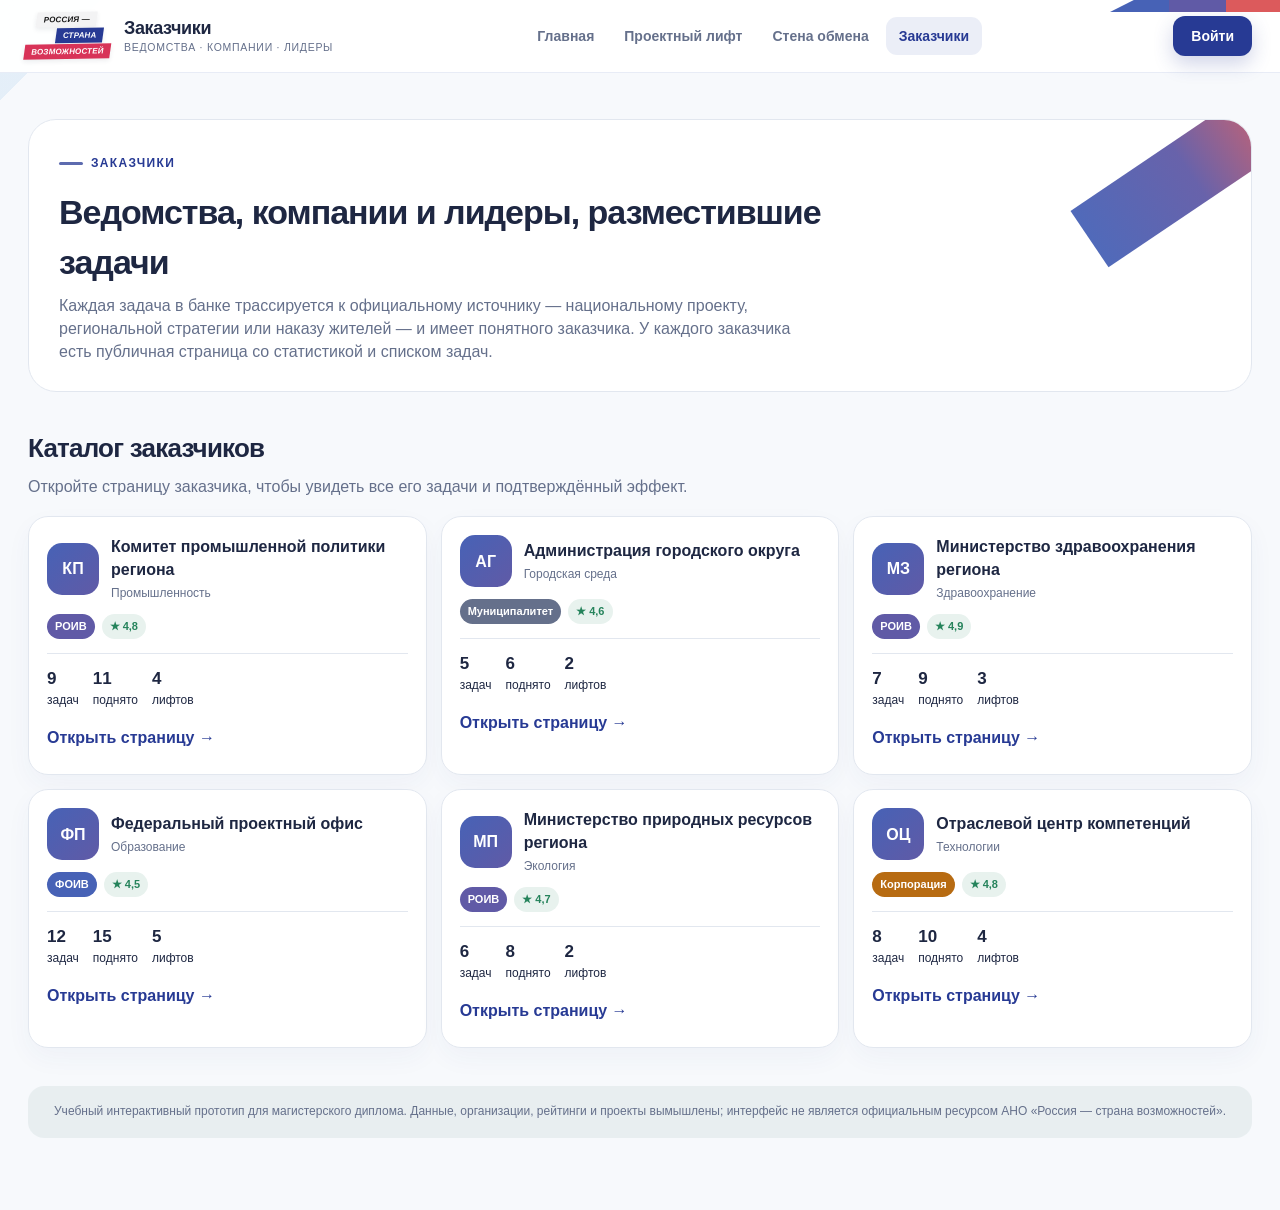
<file: zakazchik.html>
<!doctype html>
<html lang="ru">
<head>
  <meta charset="utf-8">
  <meta name="viewport" content="width=device-width, initial-scale=1">
  <meta name="theme-color" content="#4762B6">
  <title>Заказчики — Проектный лифт</title>
  <link rel="stylesheet" href="assets/site.css">
  <style>
    * { box-sizing: border-box; }
    html { scroll-behavior: smooth; }
    body {
      margin: 0;
      min-width: 320px;
      color: var(--ink);
      background:
        linear-gradient(135deg, rgba(153,197,233,.20) 0, rgba(153,197,233,.20) 12%, transparent 12%) top left / 420px 420px no-repeat,
        var(--paper);
      font-family: "Proxima Nova", "Inter", "Segoe UI", Arial, sans-serif;
      font-size: 16px;
      line-height: 1.45;
    }
    button, input, select { font: inherit; }
    button { cursor: pointer; }
    a { color: inherit; }
    [hidden] { display: none !important; }

    main { max-width: var(--max); margin: 0 auto; padding: 28px 28px 72px; }
    .view { animation: viewIn .34s ease both; }
    @keyframes viewIn { from { opacity: 0; transform: translateY(6px); } to { opacity: 1; transform: none; } }

    .card { background: #fff; border: 1px solid var(--line); border-radius: var(--radius-lg); box-shadow: 0 10px 26px rgba(39,58,148,.045); }

    .btn { border: 0; border-radius: 13px; padding: 11px 16px; font-weight: 800; display: inline-flex; align-items: center; justify-content: center; gap: 8px; transition: .18s ease; text-decoration: none; }
    .btn:hover { transform: translateY(-1px); }
    .btn-primary { color: var(--deep); background: #fff; box-shadow: 0 8px 24px rgba(0,0,0,.16); }
    .btn-blue { color: #fff; background: var(--deep); box-shadow: 0 8px 22px rgba(39,58,148,.2); }
    .btn-soft { color: var(--deep); background: rgba(71,98,182,.09); }
    .btn-small { padding: 9px 12px; font-size: 14px; border-radius: 11px; }
    .link-btn { border: 0; background: transparent; color: var(--deep); font-weight: 750; padding: 7px 0; text-decoration: none; display: inline-block; }

    .tag { display: inline-flex; align-items: center; min-height: 25px; padding: 4px 8px; border-radius: 999px; font-size: 11px; font-weight: 800; background: rgba(71,98,182,.08); color: var(--deep); }
    .tag.green { color: var(--green); background: rgba(37,131,91,.10); }
    .tag.gray { color: var(--muted); background: #F0F3F7; }
    .tag-row { display: flex; flex-wrap: wrap; gap: 7px; margin-bottom: 10px; }

    .page-title { position: relative; overflow: hidden; padding: 28px 30px; border-radius: var(--radius-xl); background: #fff; border: 1px solid var(--line); margin-top: 18px; }
    .page-title::after { content: ""; position: absolute; width: 240px; height: 68px; right: -58px; top: 18px; transform: rotate(-34deg); background: linear-gradient(90deg, var(--blue), var(--violet), var(--coral)); opacity: .95; }
    .page-title h1 { font-size: 34px; margin: 16px 0 0; letter-spacing: -.03em; }
    .page-title p { margin: 7px 0 0; color: var(--muted); max-width: 760px; }
    .page-title > div { position: relative; z-index: 1; max-width: 820px; }
    .eyebrow { display: inline-flex; align-items: center; gap: 8px; color: var(--deep); font-size: 12px; font-weight: 800; letter-spacing: .11em; text-transform: uppercase; }
    .eyebrow::before { content: ""; width: 24px; height: 3px; background: currentColor; border-radius: 3px; opacity: .75; }

    .section-head { margin: 38px 0 18px; display: flex; align-items: flex-end; justify-content: space-between; gap: 20px; }
    .section-head h2 { margin: 0; font-size: 26px; letter-spacing: -.03em; }
    .section-head p { margin: 7px 0 0; color: var(--muted); }

    .directory-grid { display: grid; grid-template-columns: repeat(3,minmax(0,1fr)); gap: 14px; }
    .directory-card { padding: 18px; }
    .person-top { display: flex; align-items: center; gap: 12px; }
    .person-avatar { width: 52px; height: 52px; border-radius: 15px; display: grid; place-items: center; color: #fff; background: linear-gradient(135deg, var(--blue), var(--violet)); font-weight: 900; flex: 0 0 auto; }
    .directory-card h3 { margin: 0; font-size: 16px; }
    .directory-card p { margin: 3px 0 0; color: var(--muted); font-size: 12px; }
    .person-stats { display: flex; gap: 14px; margin-top: 14px; padding-top: 13px; border-top: 1px solid var(--line); font-size: 12px; }
    .person-stats strong { display: block; font-size: 17px; }

    .profile-hero { margin-top: 18px; padding: 26px; display: grid; grid-template-columns: auto minmax(0,1fr) auto; gap: 22px; align-items: center; }
    .profile-avatar { width: 88px; height: 88px; border-radius: 24px; display: grid; place-items: center; color: #fff; font-size: 26px; font-weight: 900; box-shadow: 0 18px 35px rgba(71,98,182,.24); }
    .profile-copy h2 { margin: 0; font-size: 27px; }
    .profile-copy p { margin: 6px 0 0; color: var(--muted); max-width: 620px; }
    .profile-score { min-width: 210px; padding: 18px; border-radius: 18px; background: linear-gradient(135deg, rgba(153,197,233,.28), rgba(96,90,166,.09)); }
    .profile-score small { color: var(--muted); text-transform: uppercase; letter-spacing: .07em; font-size: 11px; }
    .profile-score strong { display: block; margin: 7px 0 3px; font-size: 28px; }
    .profile-score span { color: var(--muted); font-size: 12px; }

    .stats-grid { display: grid; grid-template-columns: repeat(3, minmax(0,1fr)); gap: 14px; margin-top: 18px; }
    .stat-card { background: #fff; border: 1px solid var(--line); border-radius: var(--radius-lg); padding: 18px; }
    .stat-label { color: var(--muted); font-size: 12px; font-weight: 700; }
    .stat-value { display: block; margin: 9px 0 3px; font-size: 30px; line-height: 1; font-weight: 850; letter-spacing: -.03em; }

    .task-list { display: grid; gap: 12px; margin-top: 18px; }
    .task-card { position: relative; padding: 18px; border-radius: var(--radius-lg); background: #fff; border: 1px solid var(--line); box-shadow: 0 10px 24px rgba(39,58,148,.05); text-decoration: none; color: inherit; display: block; transition: .18s ease; }
    .task-card:hover { transform: translateY(-2px); border-color: rgba(71,98,182,.3); }
    .task-card h3 { margin: 9px 0 6px; font-size: 17px; }
    .task-card p { margin: 0; color: var(--muted); font-size: 13px; }

    .empty-state { padding: 40px; text-align: center; color: var(--muted); }

    .prototype-note { margin-top: 38px; padding: 17px 20px; border-radius: 16px; background: rgba(221,229,232,.55); color: var(--muted); font-size: 12px; text-align: center; }

    @media (max-width: 900px) {
      main { padding: 20px 18px 55px; }
      .directory-grid { grid-template-columns: repeat(2,1fr); }
      .stats-grid { grid-template-columns: 1fr 1fr; }
      .profile-hero { grid-template-columns: auto 1fr; }
      .profile-score { grid-column: 1 / -1; }
    }
    @media (max-width: 620px) {
      .directory-grid { grid-template-columns: 1fr; }
      .page-title { padding: 22px 20px; }
      .page-title h1 { font-size: 26px; }
    }
  </style>
</head>
<body>
  <div class="top-ribbon" aria-hidden="true"></div>
  <header class="site-topbar">
    <div class="site-topbar-inner">
      <a class="site-brand" href="index.html" aria-label="Проектный лифт, на главную">
        <span class="rsv-mark" aria-label="Россия — страна возможностей" style="position:relative;width:82px;height:48px;display:inline-block;font-style:italic;font-size:8px;line-height:1;transform:rotate(-1deg)">
          <span style="position:absolute;top:0;right:13px;padding:4px 7px 3px;background:#F3F3F4;color:#171717;transform:skew(-9deg);box-shadow:0 2px 5px rgba(30,39,66,.09)"><b style="display:inline-block;transform:skew(9deg);font-weight:600">РОССИЯ —</b></span>
          <span style="position:absolute;top:16px;right:7px;padding:4px 7px 3px;background:var(--deep);color:#fff;transform:skew(-9deg);box-shadow:0 2px 5px rgba(30,39,66,.09)"><b style="display:inline-block;transform:skew(9deg);font-weight:600">СТРАНА</b></span>
          <span style="position:absolute;top:32px;padding:4px 7px 3px;background:#D83358;color:#fff;transform:skew(-9deg);box-shadow:0 2px 5px rgba(30,39,66,.09)"><b style="display:inline-block;transform:skew(9deg);font-weight:600">ВОЗМОЖНОСТЕЙ</b></span>
        </span>
        <span class="site-product"><strong>Заказчики</strong><small>ведомства · компании · лидеры</small></span>
      </a>
      <nav class="site-nav" aria-label="Разделы сайта">
        <a href="index.html" data-site-link="index">Главная</a>
        <a href="proektny-lift.html" data-site-link="proektny-lift">Проектный лифт</a>
        <a href="stena-obmena.html" data-site-link="stena-obmena">Стена обмена</a>
        <a href="zakazchik.html" data-site-link="zakazchik">Заказчики</a>
      </nav>
      <div class="site-actions">
        <a class="site-login-btn" href="proektny-lift.html">Войти</a>
      </div>
    </div>
  </header>

  <main>
    <section class="view" id="view-catalog">
      <div class="page-title"><div><span class="eyebrow">заказчики</span><h1>Ведомства, компании и лидеры, разместившие задачи</h1><p>Каждая задача в банке трассируется к официальному источнику — национальному проекту, региональной стратегии или наказу жителей — и имеет понятного заказчика. У каждого заказчика есть публичная страница со статистикой и списком задач.</p></div></div>
      <div class="section-head"><div><h2>Каталог заказчиков</h2><p>Откройте страницу заказчика, чтобы увидеть все его задачи и подтверждённый эффект.</p></div></div>
      <div class="directory-grid" id="customerCatalog"></div>
    </section>

    <section class="view" id="view-profile" hidden>
      <div class="card profile-hero">
        <div class="profile-avatar" id="profileAvatar" style="background:linear-gradient(135deg,var(--blue),var(--violet))"></div>
        <div class="profile-copy">
          <div class="tag-row" id="profileTags"></div>
          <h2 id="profileName"></h2>
          <p id="profileBio"></p>
        </div>
        <div class="profile-score"><small>Рейтинг заказчика</small><strong id="profileRating"></strong><span id="profileRatingNote">по подтверждённым проектам</span></div>
      </div>

      <div class="stats-grid">
        <article class="stat-card"><span class="stat-label">Задач опубликовано</span><strong class="stat-value" id="statTasks"></strong></article>
        <article class="stat-card"><span class="stat-label">Поднято экспертов</span><strong class="stat-value" id="statLifted"></strong></article>
        <article class="stat-card"><span class="stat-label">Создано лифтов</span><strong class="stat-value" id="statLifts"></strong></article>
      </div>

      <div class="section-head"><div><h2>Задачи этого заказчика</h2><p>Открыты в банке задач — с полной карточкой, источником и проверками зрелости.</p></div></div>
      <div class="task-list" id="profileTasks"></div>
      <div class="card empty-state" id="profileTasksEmpty" hidden><strong>В демонстрации пока нет открытых карточек задач этого заказчика.</strong></div>
    </section>

    <div class="prototype-note">Учебный интерактивный прототип для магистерского диплома. Данные, организации, рейтинги и проекты вымышлены; интерфейс не является официальным ресурсом АНО «Россия — страна возможностей».</div>
  </main>

  <script src="assets/site-nav.js"></script>
  <script>
    const customers = [
      {id:'komitet-promyshlennosti', name:'Комитет промышленной политики региона', type:'РОИВ', sector:'Промышленность', bio:'Отвечает за реализацию региональной промышленной стратегии и запуск пилотов локализации производства совместно с предприятиями.', rating:'4,8', reviews:14, stats:{tasks:9,lifted:11,lifts:4}, taskIds:['PL-0318']},
      {id:'administraciya-gorokruga', name:'Администрация городского округа', type:'Муниципалитет', sector:'Городская среда', bio:'Отвечает за городские сервисы и исполнение наказов жителей; публикует задачи по сокращению сроков и цифровизации процессов.', rating:'4,6', reviews:9, stats:{tasks:5,lifted:6,lifts:2}, taskIds:['PL-0342']},
      {id:'minzdrav-regiona', name:'Министерство здравоохранения региона', type:'РОИВ', sector:'Здравоохранение', bio:'Формирует региональную программу здравоохранения и ищет управленцев для межведомственных маршрутов пациентов.', rating:'4,9', reviews:21, stats:{tasks:7,lifted:9,lifts:3}, taskIds:['PL-0291']},
      {id:'federalny-proektny-ofis', name:'Федеральный проектный офис', type:'ФОИВ', sector:'Образование', bio:'Координирует федеральный проект «Профессионалитет» и подбирает экспертов для оценки эффекта проектного обучения.', rating:'4,5', reviews:7, stats:{tasks:12,lifted:15,lifts:5}, taskIds:['PL-0377']},
      {id:'minprirody-regiona', name:'Министерство природных ресурсов региона', type:'РОИВ', sector:'Экология', bio:'Отвечает за региональный план экологических мероприятий и контроль за несанкционированными свалками.', rating:'4,7', reviews:11, stats:{tasks:6,lifted:8,lifts:2}, taskIds:['PL-0360']},
      {id:'otraslevoy-centr', name:'Отраслевой центр компетенций', type:'Корпорация', sector:'Технологии', bio:'Собирает и тиражирует проверенные сценарии цифровой трансформации для организаций реального сектора.', rating:'4,8', reviews:18, stats:{tasks:8,lifted:10,lifts:4}, taskIds:['PL-0388']}
    ];

    const taskSummaries = {
      'PL-0318': {title:'Локализация судоремонта и запуск пилота с предприятием', summary:'Подготовить программу локализации судоремонта в регионе и довести её до пилотного запуска на одном предприятии.', term:'6 месяцев'},
      'PL-0342': {title:'Сократить срок согласования сезонных городских маршрутов', summary:'Пересобрать процесс согласования маршрутов так, чтобы сократить цикл с 45 до 20 рабочих дней.', term:'12 недель'},
      'PL-0291': {title:'Маршрут сопровождения пациентов после сложных операций', summary:'Создать единый маршрут взаимодействия пациента, поликлиники, стационара и социальной службы.', term:'5 месяцев'},
      'PL-0377': {title:'Модель оценки эффекта проектного обучения в колледжах', summary:'Разработать измеримую модель оценки и проверить её на выборке образовательных организаций.', term:'4 месяца'},
      'PL-0360': {title:'Система раннего выявления несанкционированных свалок', summary:'Объединить спутниковые снимки, обращения жителей и выездные проверки в единый цикл реагирования.', term:'16 недель'},
      'PL-0388': {title:'Библиотека типовых сценариев внедрения отечественного ПО', summary:'Собрать проверенные сценарии миграции и сделать инструмент подбора по отрасли и масштабу организации.', term:'7 месяцев'}
    };

    const typeColor = {'ФОИВ':'var(--blue)','РОИВ':'var(--violet)','Муниципалитет':'var(--muted)','Корпорация':'var(--amber)'};
    const esc = v => String(v).replace(/[&<>'"]/g, ch => ({'&':'&amp;','<':'&lt;','>':'&gt;',"'":'&#39;','"':'&quot;'}[ch]));

    function initials(name) {
      return name.split(/\s+/).filter(Boolean).slice(0,2).map(w=>w[0]).join('').toUpperCase();
    }

    function renderCatalog() {
      document.getElementById('customerCatalog').innerHTML = customers.map(c => `
        <article class="card directory-card">
          <div class="person-top"><div class="person-avatar">${initials(c.name)}</div><div><h3><a href="zakazchik.html#${c.id}" style="color:inherit;text-decoration:none">${esc(c.name)}</a></h3><p>${esc(c.sector)}</p></div></div>
          <div class="tag-row" style="margin-top:12px"><span class="tag" style="color:#fff;background:${typeColor[c.type] || 'var(--muted)'}">${esc(c.type)}</span><span class="tag green">★ ${c.rating}</span></div>
          <div class="person-stats"><div><strong>${c.stats.tasks}</strong>задач</div><div><strong>${c.stats.lifted}</strong>поднято</div><div><strong>${c.stats.lifts}</strong>лифтов</div></div>
          <a class="link-btn" href="zakazchik.html#${c.id}" style="margin-top:10px">Открыть страницу →</a>
        </article>`).join('');
    }

    function renderProfile(customer) {
      document.getElementById('view-catalog').hidden = true;
      document.getElementById('view-profile').hidden = false;
      document.getElementById('profileAvatar').textContent = initials(customer.name);
      document.getElementById('profileTags').innerHTML = `<span class="tag" style="color:#fff;background:${typeColor[customer.type] || 'var(--muted)'}">${esc(customer.type)}</span><span class="tag gray">${esc(customer.sector)}</span>`;
      document.getElementById('profileName').textContent = customer.name;
      document.getElementById('profileBio').textContent = customer.bio;
      document.getElementById('profileRating').textContent = `★ ${customer.rating}`;
      document.getElementById('profileRatingNote').textContent = `${customer.reviews} подтверждённых отзывов`;
      document.getElementById('statTasks').textContent = customer.stats.tasks;
      document.getElementById('statLifted').textContent = customer.stats.lifted;
      document.getElementById('statLifts').textContent = customer.stats.lifts;

      const list = customer.taskIds.map(id => taskSummaries[id] ? {id, ...taskSummaries[id]} : null).filter(Boolean);
      document.getElementById('profileTasks').innerHTML = list.map(t => `
        <a class="task-card" href="proektny-lift.html#tasks">
          <span class="tag gray">${esc(t.id)}</span><span class="tag">${esc(t.term)}</span>
          <h3>${esc(t.title)}</h3><p>${esc(t.summary)}</p>
        </a>`).join('');
      document.getElementById('profileTasksEmpty').hidden = list.length !== 0;
    }

    function renderCatalogView() {
      document.getElementById('view-profile').hidden = true;
      document.getElementById('view-catalog').hidden = false;
    }

    function route() {
      const org = decodeURIComponent(location.hash.replace('#',''));
      if (org) {
        const customer = customers.find(c => c.id === org);
        if (customer) { renderProfile(customer); return; }
      }
      renderCatalogView();
    }

    function init() {
      renderCatalog();
      route();
      window.addEventListener('hashchange', route);
      RSVNav.initTopbar('zakazchik');
    }
    init();
  </script>
</body>
</html>
</file>
<file: assets/site.css>
/* Общие токены и единая навигация сайта «Проектный лифт».
   Подключается на всех страницах ДО собственного <style> страницы. */

:root {
  --sky: #99C5E9;
  --blue: #4762B6;
  --violet: #605AA6;
  --coral: #DC5A5C;
  --red: #DB1F26;
  --deep: #273A94;
  --mist: #DDE5E8;
  --paper: #F7F9FC;
  --white: #FFFFFF;
  --ink: #1E2742;
  --muted: #65708B;
  --line: #E2E7EF;
  --green: #25835B;
  --amber: #B76B12;
  --shadow: 0 16px 44px rgba(39, 58, 148, .10);
  --radius-xl: 28px;
  --radius-lg: 20px;
  --radius-md: 14px;
  --max: 1440px;
}

.sr-only {
  position: absolute;
  width: 1px;
  height: 1px;
  padding: 0;
  margin: -1px;
  overflow: hidden;
  clip: rect(0,0,0,0);
  white-space: nowrap;
  border: 0;
}

.top-ribbon {
  position: fixed;
  z-index: 100;
  top: 0;
  right: 0;
  width: 170px;
  height: 12px;
  background: linear-gradient(90deg, var(--blue) 0 35%, var(--violet) 35% 68%, var(--coral) 68%);
  clip-path: polygon(14% 0,100% 0,100% 100%,0 100%);
  pointer-events: none;
}

/* ---------- Ярус 1: глобальная шапка сайта ---------- */
.site-topbar {
  position: sticky;
  top: 0;
  z-index: 90;
  background: rgba(255,255,255,.95);
  backdrop-filter: blur(18px);
  border-bottom: 1px solid rgba(71,98,182,.12);
}
.site-topbar-inner {
  max-width: var(--max);
  margin: 0 auto;
  min-height: 72px;
  padding: 10px 28px;
  display: grid;
  grid-template-columns: auto 1fr auto;
  align-items: center;
  gap: 24px;
}
.site-brand {
  display: flex;
  align-items: center;
  gap: 14px;
  text-decoration: none;
  color: inherit;
  min-width: 210px;
}
.site-brand .rsv-mark {
  position: relative;
  width: 82px;
  height: 48px;
  flex: 0 0 auto;
  font-style: italic;
  font-size: 8px;
  line-height: 1;
  letter-spacing: .02em;
  transform: rotate(-1deg);
}
.site-brand .rsv-mark span {
  position: absolute;
  right: 0;
  padding: 4px 7px 3px;
  transform: skew(-9deg);
  white-space: nowrap;
  box-shadow: 0 2px 5px rgba(30,39,66,.09);
}
.site-brand .rsv-mark span > b { display: inline-block; transform: skew(9deg); font-weight: 600; }
.site-brand .rsv-mark .m1 { top: 0; right: 13px; color: #171717; background: #F3F3F4; }
.site-brand .rsv-mark .m2 { top: 16px; right: 7px; color: #fff; background: var(--deep); }
.site-brand .rsv-mark .m3 { top: 32px; color: #fff; background: #D83358; }
.site-brand .site-product { display: flex; flex-direction: column; line-height: 1.05; }
.site-brand .site-product strong { font-size: 18px; letter-spacing: -.02em; }
.site-brand .site-product small { margin-top: 4px; color: var(--muted); font-size: 10.5px; letter-spacing: .07em; text-transform: uppercase; }

.site-nav {
  display: flex;
  justify-content: center;
  align-items: center;
  gap: 4px;
  flex-wrap: wrap;
}
.site-nav a {
  text-decoration: none;
  color: var(--muted);
  font-weight: 700;
  font-size: 14px;
  padding: 9px 13px;
  border-radius: 11px;
  transition: .18s ease;
}
.site-nav a:hover { color: var(--deep); background: rgba(71,98,182,.07); }
.site-nav a.active { color: var(--deep); background: rgba(71,98,182,.11); }

.site-actions { display: flex; align-items: center; gap: 10px; justify-content: flex-end; }
.site-actions .role-select {
  min-width: 128px;
  border: 1px solid var(--line);
  background: #fff;
  color: var(--ink);
  border-radius: 12px;
  padding: 9px 32px 9px 11px;
  font: inherit;
  font-weight: 700;
  font-size: 13px;
}
.site-login-btn {
  border: 0;
  border-radius: 12px;
  padding: 10px 18px;
  font-weight: 800;
  font-size: 14px;
  color: #fff;
  background: var(--deep);
  box-shadow: 0 8px 20px rgba(39,58,148,.22);
  cursor: pointer;
  text-decoration: none;
  display: inline-flex;
  align-items: center;
}
.site-avatar {
  width: 38px;
  height: 38px;
  border-radius: 50%;
  display: grid;
  place-items: center;
  color: #fff;
  background: linear-gradient(135deg, var(--blue), var(--violet));
  font-weight: 800;
  font-size: 13px;
  box-shadow: 0 8px 18px rgba(71,98,182,.25);
}

/* ---------- Ярус 2: вкладки конкретной app-страницы ---------- */
.site-subbar {
  position: sticky;
  top: 72px;
  z-index: 85;
  background: rgba(247,249,252,.96);
  backdrop-filter: blur(10px);
  border-bottom: 1px solid rgba(71,98,182,.10);
}
.site-subbar-inner {
  max-width: var(--max);
  margin: 0 auto;
  padding: 6px 28px;
  display: flex;
  gap: 4px;
  overflow-x: auto;
}

@media (max-width: 1120px) {
  .site-topbar-inner { grid-template-columns: auto auto; }
  .site-nav { grid-column: 1 / -1; grid-row: 2; order: 3; justify-content: flex-start; overflow-x: auto; padding-top: 2px; }
}
@media (max-width: 760px) {
  .site-topbar-inner, .site-subbar-inner { padding-left: 16px; padding-right: 16px; }
  .site-brand .site-product small { display: none; }
  .site-brand .site-product strong { font-size: 15px; }
  .site-actions .role-select { min-width: 104px; max-width: 120px; padding: 8px 26px 8px 9px; font-size: 12px; }
  .site-avatar { display: none; }
}
</file>
